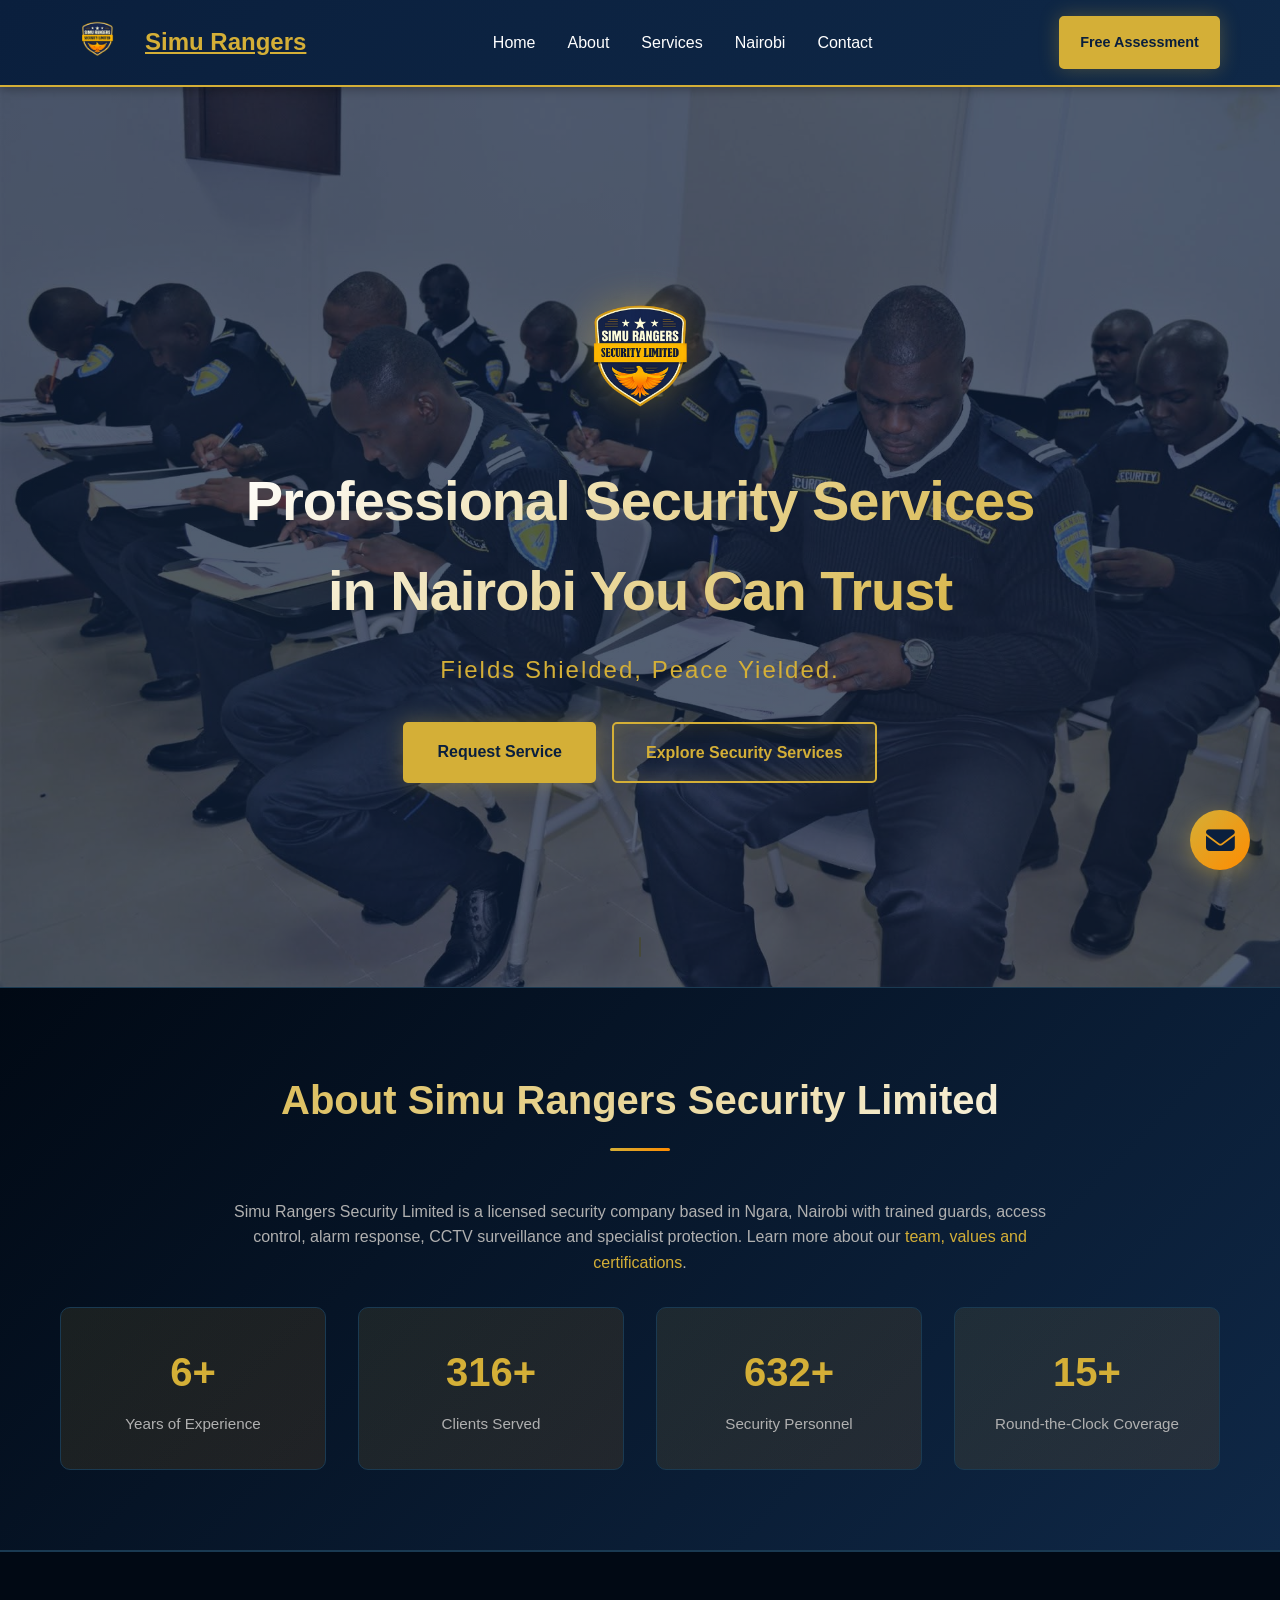
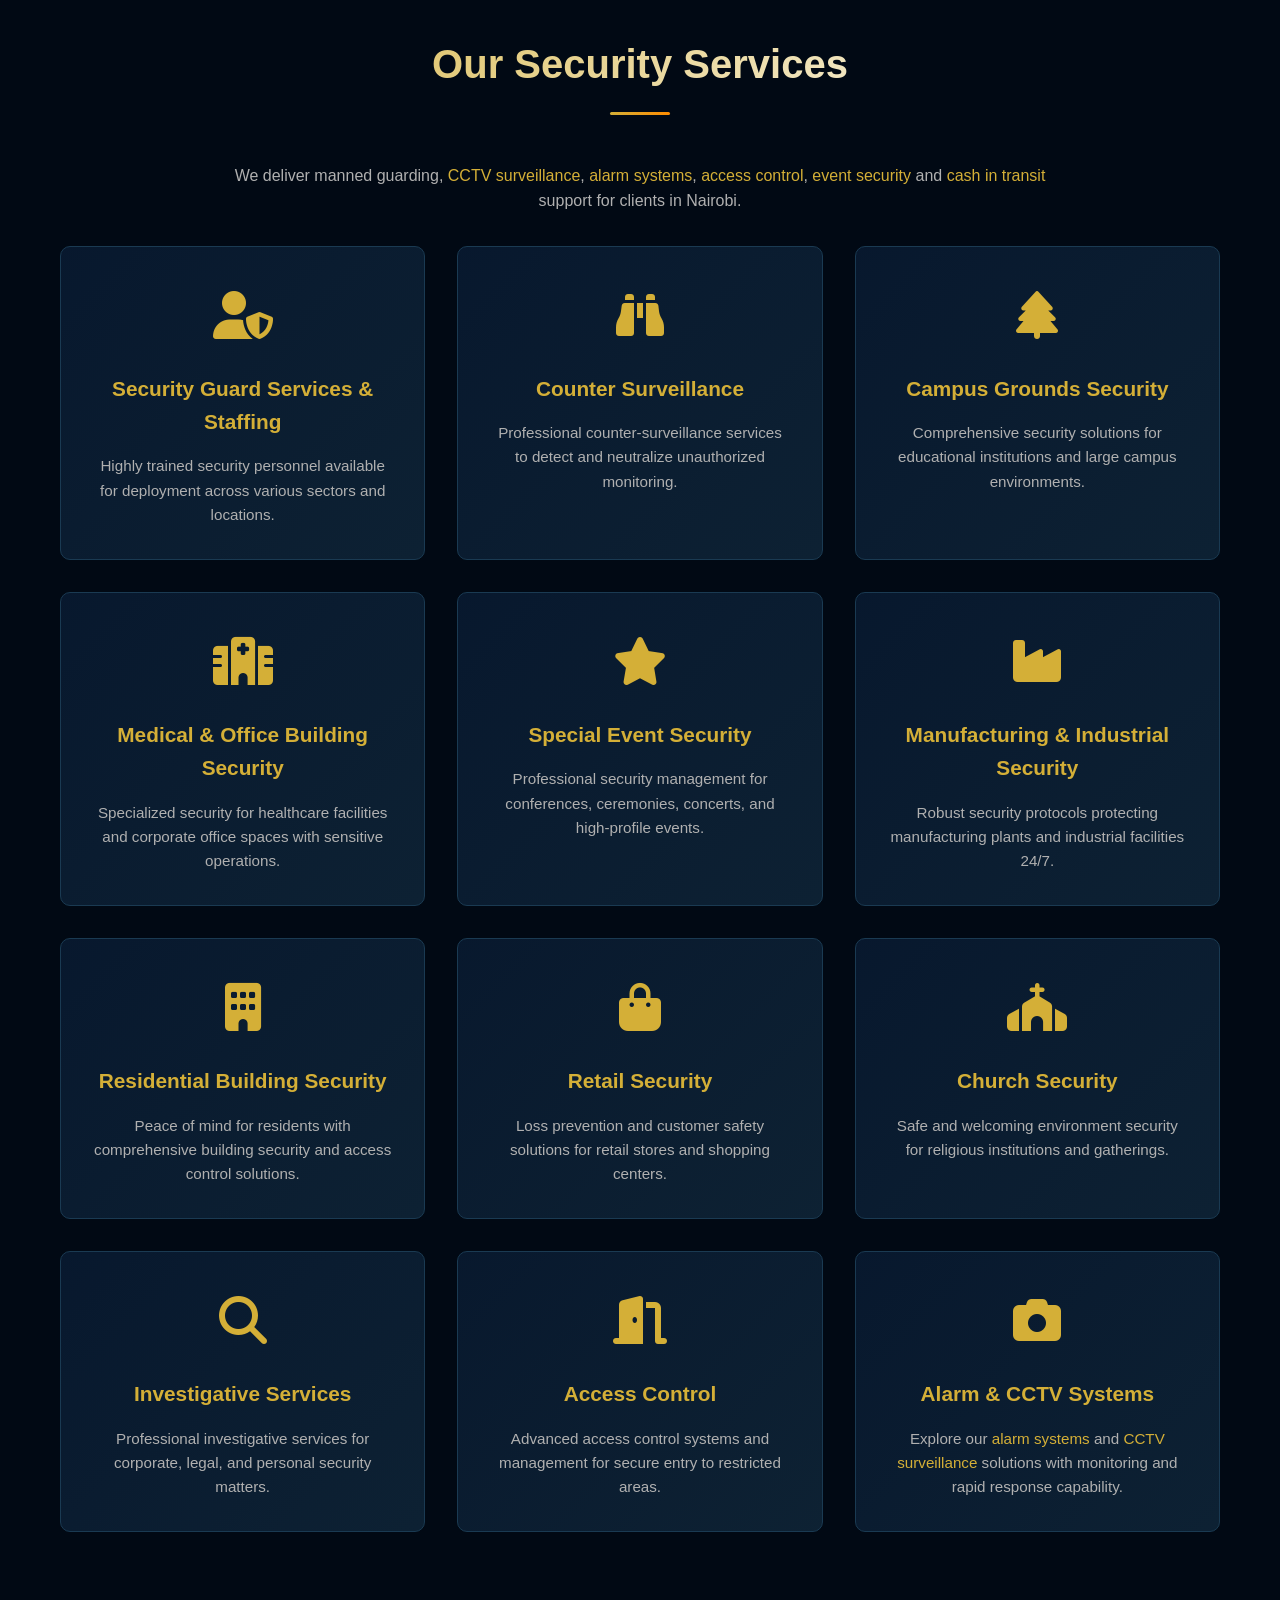
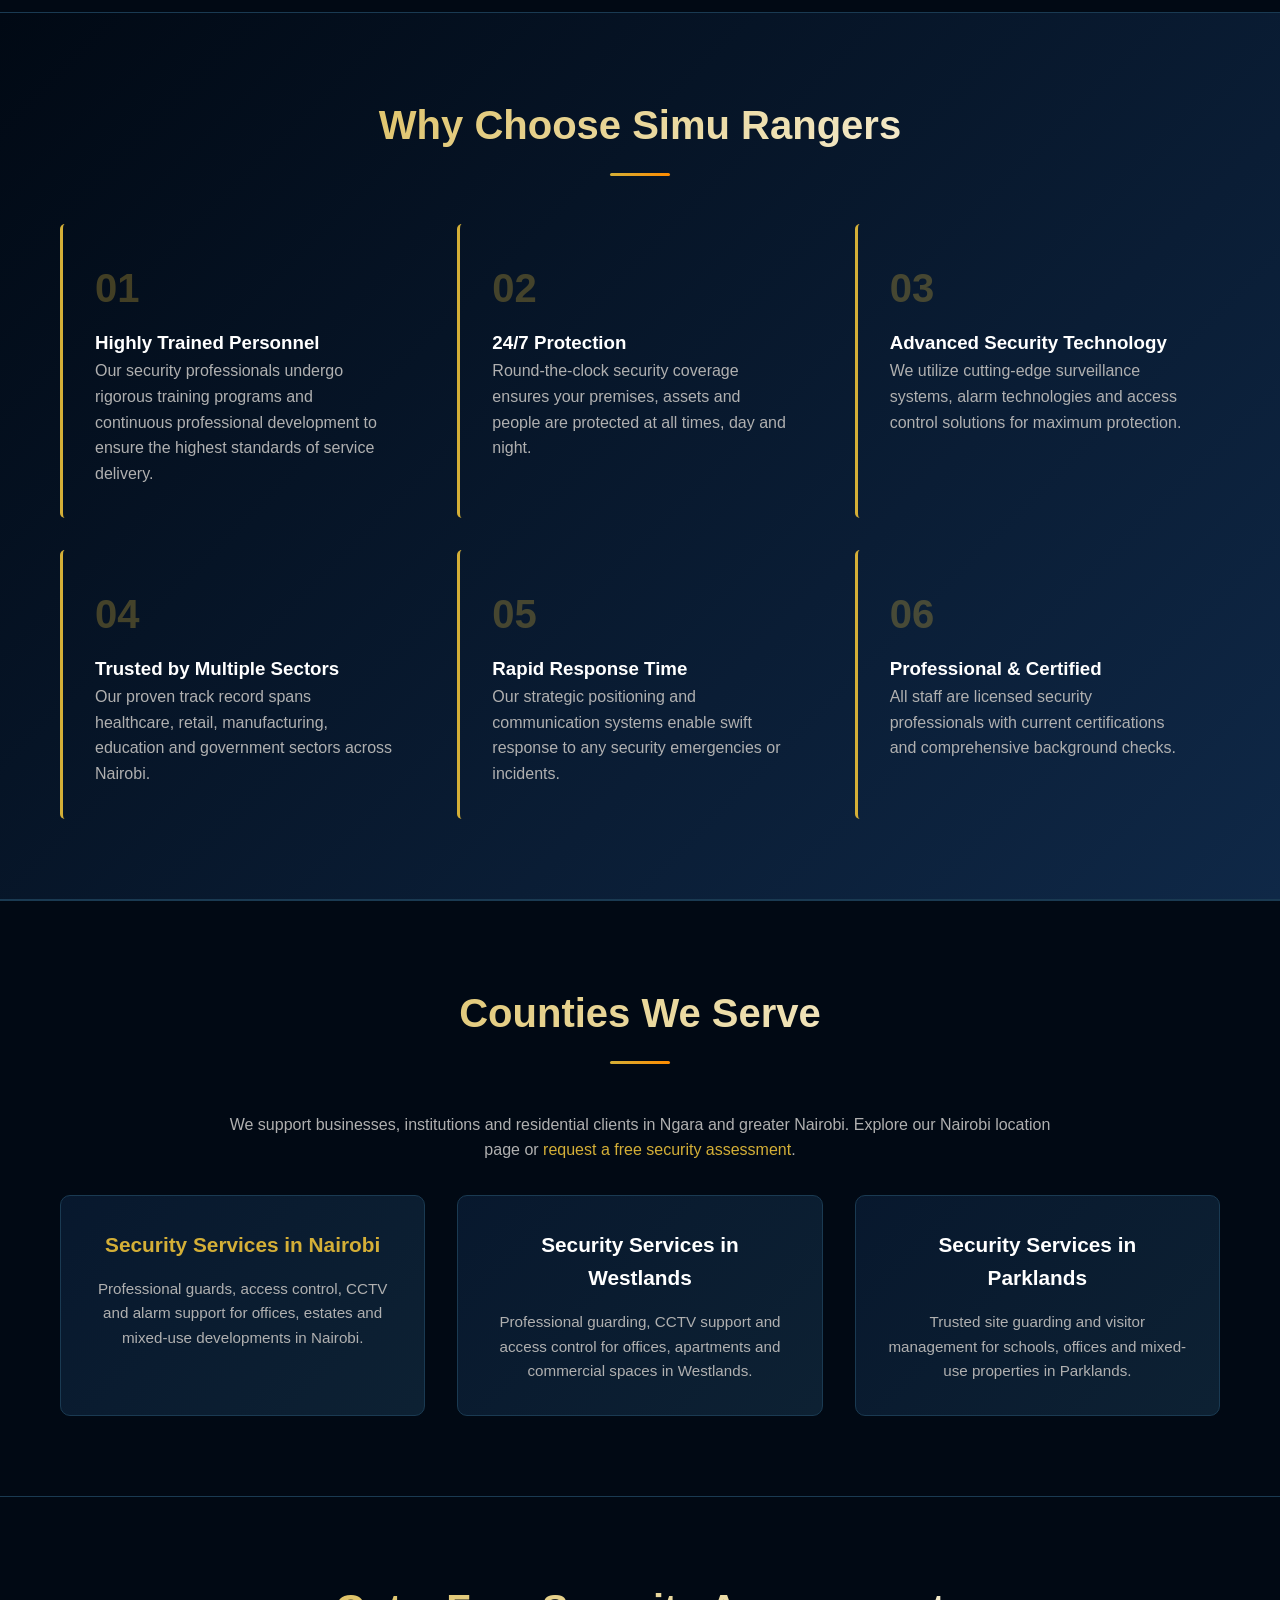
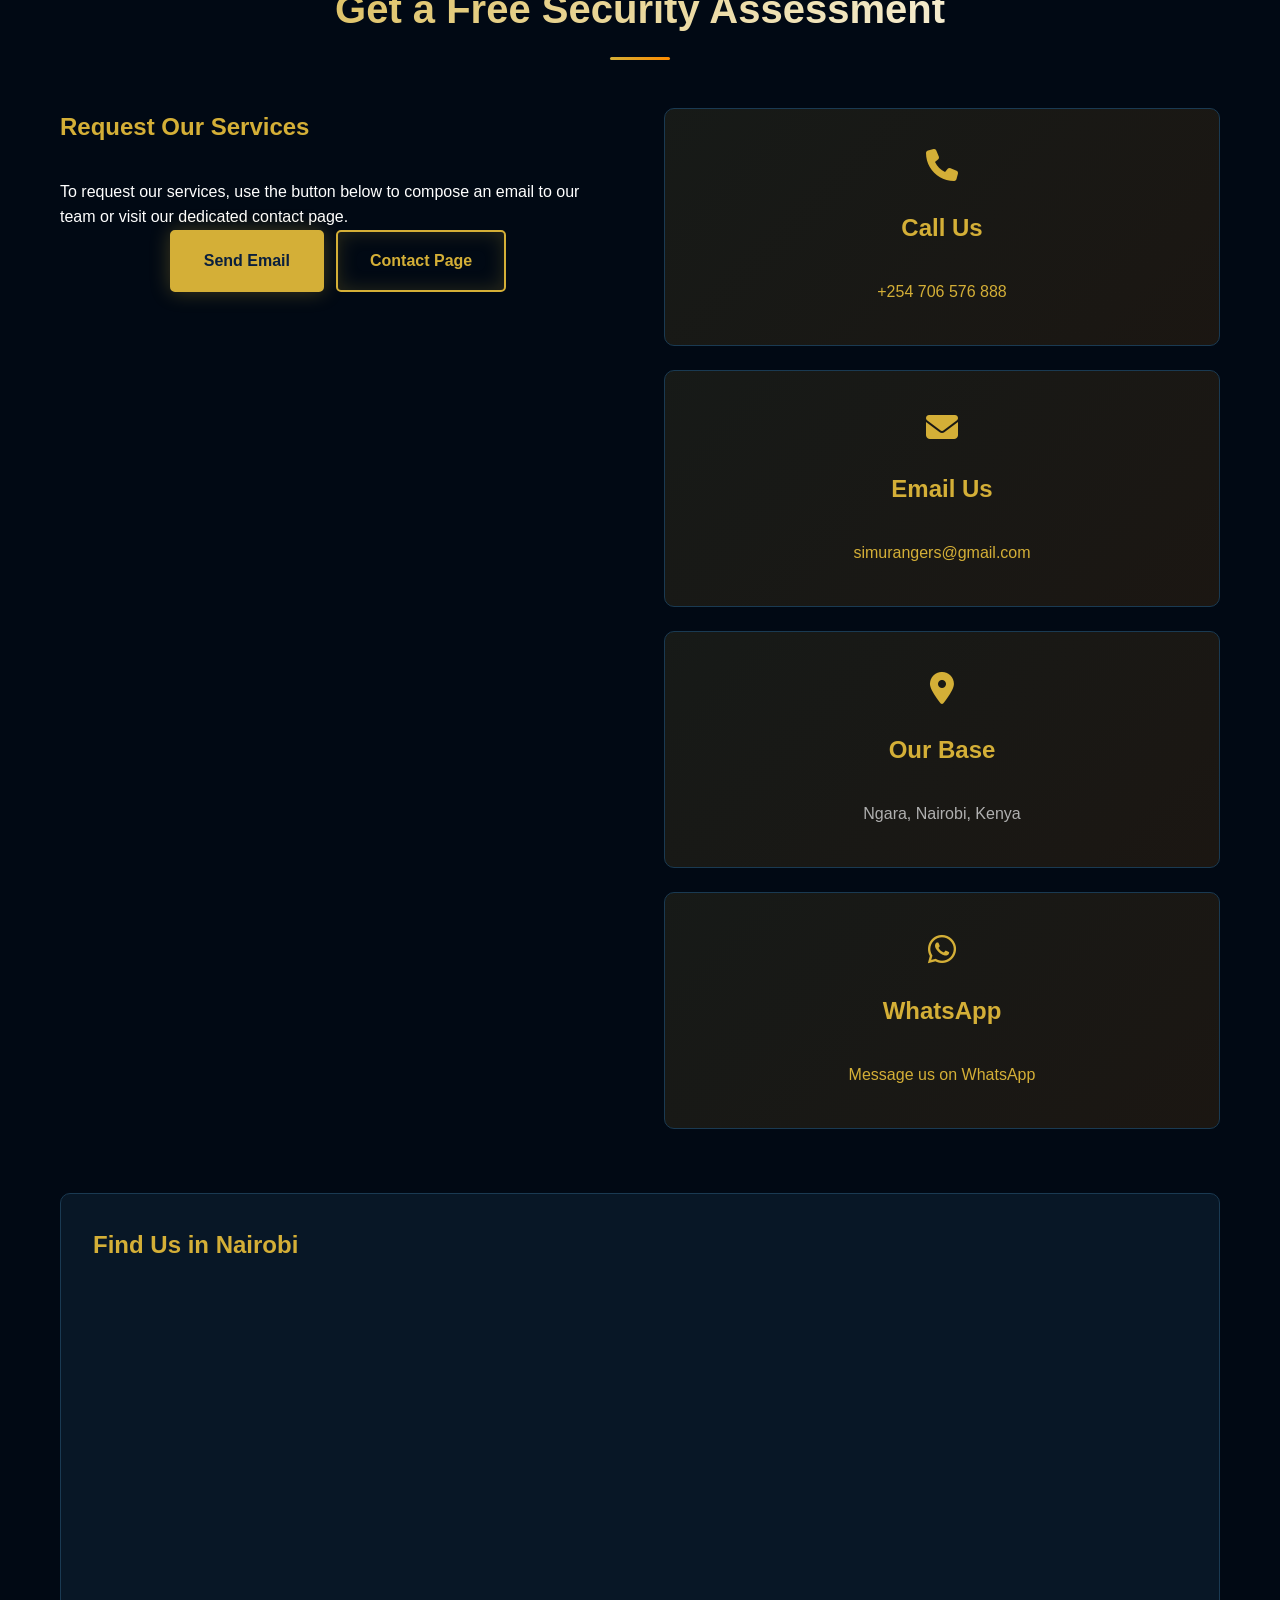
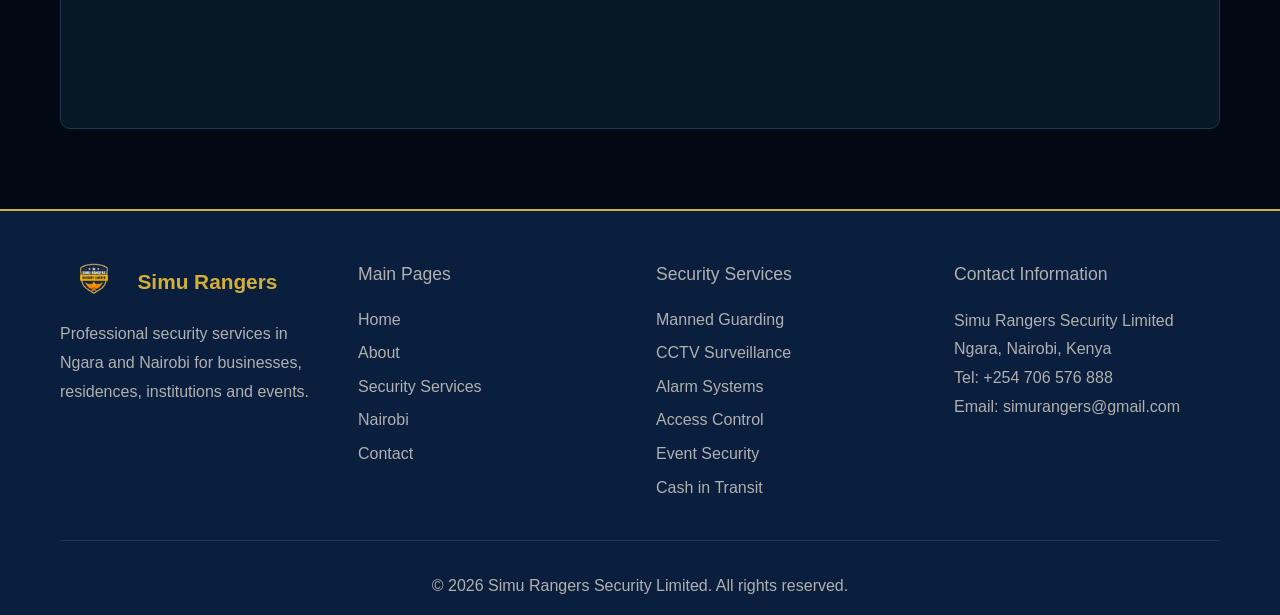
<file: index.html>
<!DOCTYPE html>
<html lang="en">
<head>
    <meta charset="UTF-8">
    <meta name="viewport" content="width=device-width, initial-scale=1.0">
    <title>Professional Security Services in Nairobi | Simu Rangers</title>
    <meta name="description" content="Simu Rangers provides professional security guards, CCTV and alarm systems in Ngara, Nairobi. Get a free quote today.">
    <meta name="robots" content="index, follow">
    <link rel="canonical" href="https://www.simurangers.co.ke/">
    <link rel="preload" as="image" href="assets/images/4.png">
    <meta property="og:title" content="Professional Security Services in Nairobi | Simu Rangers">
    <meta property="og:description" content="Simu Rangers provides professional security guards, CCTV and alarm systems in Ngara, Nairobi. Get a free quote today.">
    <meta property="og:type" content="website">
    <meta property="og:url" content="https://www.simurangers.co.ke/">
    <meta property="og:image" content="https://www.simurangers.co.ke/assets/images/4.png">
    <meta property="og:locale" content="en_KE">
    <script type="application/ld+json">
    {
      "@context": "https://schema.org",
      "@type": "SecurityService",
      "name": "Simu Rangers Security Limited",
      "url": "https://www.simurangers.co.ke",
      "logo": "https://www.simurangers.co.ke/assets/images/logo.png",
      "image": "https://www.simurangers.co.ke/assets/images/4.png",
      "description": "Professional security services company based in Ngara, Nairobi. Services include manned guarding, CCTV installation, alarm systems, access control and event security.",
      "telephone": "+254706576888",
      "email": "simurangers@gmail.com",
      "address": {
        "@type": "PostalAddress",
        "streetAddress": "Ngara",
        "addressLocality": "Nairobi",
        "addressCountry": "KE"
      },
      "areaServed": [
        "Ngara",
        "Nairobi"
      ],
      "hasOfferCatalog": {
        "@type": "OfferCatalog",
        "name": "Security Services",
        "itemListElement": [
          { "@type": "Offer", "itemOffered": { "@type": "Service", "name": "Manned Guarding" } },
          { "@type": "Offer", "itemOffered": { "@type": "Service", "name": "CCTV Surveillance" } },
          { "@type": "Offer", "itemOffered": { "@type": "Service", "name": "Alarm Systems" } },
          { "@type": "Offer", "itemOffered": { "@type": "Service", "name": "Access Control" } },
          { "@type": "Offer", "itemOffered": { "@type": "Service", "name": "Event Security" } },
          { "@type": "Offer", "itemOffered": { "@type": "Service", "name": "Cash in Transit" } }
        ]
      },
      "openingHoursSpecification": {
        "@type": "OpeningHoursSpecification",
        "dayOfWeek": ["Monday", "Tuesday", "Wednesday", "Thursday", "Friday", "Saturday", "Sunday"],
        "opens": "00:00",
        "closes": "23:59"
      },
      "sameAs": []
    }
    </script>
    <!-- TODO: Add verified social profile URLs to the sameAs array when available. -->
    <link rel="stylesheet" href="css/style.css">
    <link rel="stylesheet" href="https://cdnjs.cloudflare.com/ajax/libs/font-awesome/6.4.0/css/all.min.css">
</head>
<body>
    <nav class="navbar" aria-label="Primary">
        <div class="nav-container">
            <a class="nav-logo" href="./" aria-label="Simu Rangers Security Limited home">
                <img src="assets/images/logo.png" alt="Simu Rangers Security Limited logo" class="logo-image" width="75" height="50">
                <span>Simu Rangers</span>
            </a>
            <ul class="nav-menu">
                <li><a href="./" class="nav-link">Home</a></li>
                <li><a href="about/" class="nav-link">About</a></li>
                <li><a href="security-services/" class="nav-link">Services</a></li>
                <li><a href="security-services-nairobi/" class="nav-link">Nairobi</a></li>
                <li><a href="contact/" class="nav-link">Contact</a></li>
            </ul>
            <div class="nav-actions">
                <a class="btn btn-primary btn-small" href="contact/">Free Assessment</a>
                <div class="hamburger" aria-label="Open navigation menu" role="button" tabindex="0">
                    <span></span>
                    <span></span>
                    <span></span>
                </div>
            </div>
        </div>
    </nav>

    <main>
        <section class="hero">
            <div class="hero-overlay"></div>
            <div class="hero-content">
                <div class="hero-logo">
                    <img src="assets/images/logo.png" alt="Simu Rangers professional security team logo in Ngara Nairobi" class="hero-logo-img" width="225" height="150">
                </div>
                <h1 class="hero-headline">Professional Security Services in Nairobi You Can Trust</h1>
                <p class="hero-subheadline">Fields Shielded, Peace Yielded.</p>
                <div class="hero-buttons">
                    <button class="btn btn-primary" id="requestServiceBtn">Request Service</button>
                    <a class="btn btn-secondary" href="security-services/">Explore Security Services</a>
                </div>
            </div>
            <div class="scroll-indicator" aria-hidden="true">
                <span></span>
            </div>
        </section>

        <section class="about">
            <div class="container">
                <div class="section-header">
                    <h2>About Simu Rangers Security Limited</h2>
                    <div class="header-line"></div>
                </div>
                <p class="section-copy">
                    Simu Rangers Security Limited is a licensed security company based in Ngara, Nairobi with trained guards,
                    access control, alarm response, CCTV surveillance and specialist protection. Learn more about our
                    <a class="text-link" href="about/">team, values and certifications</a>.
                </p>
                <div class="stats-grid">
                    <div class="stat-card">
                        <h3>10+</h3>
                        <p>Years of Experience</p>
                    </div>
                    <div class="stat-card">
                        <h3>500+</h3>
                        <p>Clients Served</p>
                    </div>
                    <div class="stat-card">
                        <h3>1000+</h3>
                        <p>Security Personnel</p>
                    </div>
                    <div class="stat-card">
                        <h3>24/7</h3>
                        <p>Round-the-Clock Coverage</p>
                    </div>
                </div>
            </div>
        </section>

        <section class="services">
            <div class="container">
                <div class="section-header">
                    <h2>Our Security Services</h2>
                    <div class="header-line"></div>
                </div>
                <p class="section-copy">
                    We deliver manned guarding, <a class="text-link" href="security-services/cctv-surveillance/">CCTV surveillance</a>,
                    <a class="text-link" href="security-services/alarm-systems/">alarm systems</a>,
                    <a class="text-link" href="security-services/access-control/">access control</a>,
                    <a class="text-link" href="security-services/event-security/">event security</a> and
                    <a class="text-link" href="security-services/cash-in-transit/">cash in transit</a> support for clients in Nairobi.
                </p>
                <div class="services-grid">
                    <article class="service-card">
                        <div class="service-icon">
                            <i class="fas fa-user-shield"></i>
                        </div>
                        <h3><a class="text-link" href="security-services/manned-guarding/">Security Guard Services &amp; Staffing</a></h3>
                        <p>Highly trained security personnel available for deployment across various sectors and locations.</p>
                    </article>

                    <article class="service-card">
                        <div class="service-icon">
                            <i class="fas fa-binoculars"></i>
                        </div>
                        <h3><a class="text-link" href="security-services/#counter-surveillance">Counter Surveillance</a></h3>
                        <p>Professional counter-surveillance services to detect and neutralize unauthorized monitoring.</p>
                    </article>

                    <article class="service-card">
                        <div class="service-icon">
                            <i class="fas fa-tree"></i>
                        </div>
                        <h3><a class="text-link" href="security-services/#campus-grounds-security">Campus Grounds Security</a></h3>
                        <p>Comprehensive security solutions for educational institutions and large campus environments.</p>
                    </article>

                    <article class="service-card">
                        <div class="service-icon">
                            <i class="fas fa-hospital"></i>
                        </div>
                        <h3><a class="text-link" href="security-services/#medical-office-building-security">Medical &amp; Office Building Security</a></h3>
                        <p>Specialized security for healthcare facilities and corporate office spaces with sensitive operations.</p>
                    </article>

                    <article class="service-card">
                        <div class="service-icon">
                            <i class="fas fa-star"></i>
                        </div>
                        <h3><a class="text-link" href="security-services/event-security/">Special Event Security</a></h3>
                        <p>Professional security management for conferences, ceremonies, concerts, and high-profile events.</p>
                    </article>

                    <article class="service-card">
                        <div class="service-icon">
                            <i class="fas fa-industry"></i>
                        </div>
                        <h3><a class="text-link" href="security-services/#manufacturing-industrial-security">Manufacturing &amp; Industrial Security</a></h3>
                        <p>Robust security protocols protecting manufacturing plants and industrial facilities 24/7.</p>
                    </article>

                    <article class="service-card">
                        <div class="service-icon">
                            <i class="fas fa-building"></i>
                        </div>
                        <h3><a class="text-link" href="security-services/#residential-building-security">Residential Building Security</a></h3>
                        <p>Peace of mind for residents with comprehensive building security and access control solutions.</p>
                    </article>

                    <article class="service-card">
                        <div class="service-icon">
                            <i class="fas fa-shopping-bag"></i>
                        </div>
                        <h3><a class="text-link" href="security-services/#retail-security">Retail Security</a></h3>
                        <p>Loss prevention and customer safety solutions for retail stores and shopping centers.</p>
                    </article>

                    <article class="service-card">
                        <div class="service-icon">
                            <i class="fas fa-church"></i>
                        </div>
                        <h3><a class="text-link" href="security-services/#church-security">Church Security</a></h3>
                        <p>Safe and welcoming environment security for religious institutions and gatherings.</p>
                    </article>

                    <article class="service-card">
                        <div class="service-icon">
                            <i class="fas fa-magnifying-glass"></i>
                        </div>
                        <h3><a class="text-link" href="security-services/#investigative-services">Investigative Services</a></h3>
                        <p>Professional investigative services for corporate, legal, and personal security matters.</p>
                    </article>

                    <article class="service-card">
                        <div class="service-icon">
                            <i class="fas fa-door-open"></i>
                        </div>
                        <h3><a class="text-link" href="security-services/access-control/">Access Control</a></h3>
                        <p>Advanced access control systems and management for secure entry to restricted areas.</p>
                    </article>

                    <article class="service-card">
                        <div class="service-icon">
                            <i class="fas fa-camera"></i>
                        </div>
                        <h3><a class="text-link" href="security-services/#alarm-cctv-systems">Alarm &amp; CCTV Systems</a></h3>
                        <p>Explore our <a class="text-link" href="security-services/alarm-systems/">alarm systems</a> and
                            <a class="text-link" href="security-services/cctv-surveillance/">CCTV surveillance</a> solutions with monitoring and rapid response capability.</p>
                    </article>
                </div>
            </div>
        </section>

        <section class="why-choose">
            <div class="container">
                <div class="section-header">
                    <h2>Why Choose Simu Rangers</h2>
                    <div class="header-line"></div>
                </div>
                <div class="features-grid">
                    <article class="feature-item">
                        <div class="feature-number">01</div>
                        <h3>Highly Trained Personnel</h3>
                        <p>Our security professionals undergo rigorous training programs and continuous professional development to ensure the highest standards of service delivery.</p>
                    </article>
                    <article class="feature-item">
                        <div class="feature-number">02</div>
                        <h3>24/7 Protection</h3>
                        <p>Round-the-clock security coverage ensures your premises, assets and people are protected at all times, day and night.</p>
                    </article>
                    <article class="feature-item">
                        <div class="feature-number">03</div>
                        <h3>Advanced Security Technology</h3>
                        <p>We utilize cutting-edge surveillance systems, alarm technologies and access control solutions for maximum protection.</p>
                    </article>
                    <article class="feature-item">
                        <div class="feature-number">04</div>
                        <h3>Trusted by Multiple Sectors</h3>
                        <p>Our proven track record spans healthcare, retail, manufacturing, education and government sectors across Nairobi.</p>
                    </article>
                    <article class="feature-item">
                        <div class="feature-number">05</div>
                        <h3>Rapid Response Time</h3>
                        <p>Our strategic positioning and communication systems enable swift response to any security emergencies or incidents.</p>
                    </article>
                    <article class="feature-item">
                        <div class="feature-number">06</div>
                        <h3>Professional &amp; Certified</h3>
                        <p>All staff are licensed security professionals with current certifications and comprehensive background checks.</p>
                    </article>
                </div>
            </div>
        </section>

        <section class="services">
            <div class="container">
                <div class="section-header">
                    <h2>Counties We Serve</h2>
                    <div class="header-line"></div>
                </div>
                <p class="section-copy">
                    We support businesses, institutions and residential clients in Ngara and greater Nairobi.
                    Explore our Nairobi location page or <a class="text-link" href="contact/">request a free security assessment</a>.
                </p>
                <div class="services-grid">
                    <article class="service-card">
                        <h3><a class="text-link" href="security-services-nairobi/">Security Services in Nairobi</a></h3>
                        <p>Professional guards, access control, CCTV and alarm support for offices, estates and mixed-use developments in Nairobi.</p>
                    </article>
                    <article class="service-card">
                        <h3>Security Services in Westlands</h3>
                        <p>Professional guarding, CCTV support and access control for offices, apartments and commercial spaces in Westlands.</p>
                    </article>
                    <article class="service-card">
                        <h3>Security Services in Parklands</h3>
                        <p>Trusted site guarding and visitor management for schools, offices and mixed-use properties in Parklands.</p>
                    </article>
                </div>
            </div>
        </section>

        <section class="contact">
            <div class="container">
                <div class="section-header">
                    <h2>Get a Free Security Assessment</h2>
                    <div class="header-line"></div>
                </div>
                <div class="contact-wrapper">
                    <div class="contact-form-section">
                        <h3>Request Our Services</h3>
                        <p>To request our services, use the button below to compose an email to our team or visit our dedicated contact page.</p>
                        <div class="section-link-row">
                            <a class="btn btn-primary" id="sendEmailBtn" href="https://mail.google.com/mail/?view=cm&amp;fs=1&amp;to=simurangers@gmail.com&amp;su=Service%20Request&amp;body=Hello%2C%0A%0AI%20would%20like%20to%20request%20your%20services.%0A%0AThanks." target="_blank" rel="noopener">Send Email</a>
                            <a class="btn btn-secondary" href="contact/">Contact Page</a>
                        </div>
                    </div>

                    <div class="contact-info-section">
                        <article class="contact-info-card">
                            <div class="info-icon">
                                <i class="fas fa-phone"></i>
                            </div>
                            <h3>Call Us</h3>
                            <p><a href="tel:+254706576888">+254 706 576 888</a></p>
                        </article>

                        <article class="contact-info-card">
                            <div class="info-icon">
                                <i class="fas fa-envelope"></i>
                            </div>
                            <h3>Email Us</h3>
                            <p><a href="mailto:simurangers@gmail.com">simurangers@gmail.com</a></p>
                        </article>

                        <article class="contact-info-card">
                            <div class="info-icon">
                                <i class="fas fa-map-marker-alt"></i>
                            </div>
                            <h3>Our Base</h3>
                            <p>Ngara, Nairobi, Kenya</p>
                        </article>

                        <article class="contact-info-card">
                            <div class="info-icon">
                                <i class="fab fa-whatsapp"></i>
                            </div>
                            <h3>WhatsApp</h3>
                            <p><a href="https://wa.me/254706576888" target="_blank" rel="noopener">Message us on WhatsApp</a></p>
                        </article>
                    </div>
                </div>

                <div class="maps-container">
                    <h3>Find Us in Nairobi</h3>
                    <iframe src="https://maps.google.com/maps?q=Ngara%2C%20Nairobi%2C%20Kenya&amp;z=15&amp;output=embed" width="100%" height="400" style="border:0;" allowfullscreen="" loading="lazy" referrerpolicy="no-referrer-when-downgrade" title="Map showing Simu Rangers service base in Ngara, Nairobi"></iframe>
                </div>
            </div>
        </section>
    </main>

    <footer class="footer">
        <div class="container">
            <div class="footer-content">
                <div class="footer-section">
                    <div class="footer-logo">
                        <img src="assets/images/logo.png" alt="Simu Rangers Security Limited footer logo" class="logo-image" width="68" height="45" loading="lazy">
                        <span>Simu Rangers</span>
                    </div>
                    <p>Professional security services in Ngara and Nairobi for businesses, residences, institutions and events.</p>
                </div>

                <div class="footer-section">
                    <p class="footer-heading">Main Pages</p>
                    <ul>
                        <li><a href="./">Home</a></li>
                        <li><a href="about/">About</a></li>
                        <li><a href="security-services/">Security Services</a></li>
                        <li><a href="security-services-nairobi/">Nairobi</a></li>
                        <li><a href="contact/">Contact</a></li>
                    </ul>
                </div>

                <div class="footer-section">
                    <p class="footer-heading">Security Services</p>
                    <ul>
                        <li><a href="security-services/manned-guarding/">Manned Guarding</a></li>
                        <li><a href="security-services/cctv-surveillance/">CCTV Surveillance</a></li>
                        <li><a href="security-services/alarm-systems/">Alarm Systems</a></li>
                        <li><a href="security-services/access-control/">Access Control</a></li>
                        <li><a href="security-services/event-security/">Event Security</a></li>
                        <li><a href="security-services/cash-in-transit/">Cash in Transit</a></li>
                    </ul>
                </div>

                <div class="footer-section">
                    <p class="footer-heading">Contact Information</p>
                    <address itemscope itemtype="https://schema.org/SecurityService">
                        <span itemprop="name">Simu Rangers Security Limited</span><br>
                        <span itemprop="address" itemscope itemtype="https://schema.org/PostalAddress">
                            <span itemprop="streetAddress">Ngara</span>,
                            <span itemprop="addressLocality">Nairobi</span>,
                            <span itemprop="addressCountry">Kenya</span>
                        </span><br>
                        Tel: <a href="tel:+254706576888" itemprop="telephone">+254 706 576 888</a><br>
                        Email: <a href="mailto:simurangers@gmail.com" itemprop="email">simurangers@gmail.com</a>
                    </address>
                    <!-- TODO: Replace Ngara with the full street address if a customer-facing address is available. -->
                </div>
            </div>

            <div class="footer-bottom">
                <p>&copy; 2026 Simu Rangers Security Limited. All rights reserved.</p>
            </div>
        </div>
    </footer>

    <button class="floating-request-btn" id="floatingRequestBtn" title="Request our security services" aria-label="Request our security services">
        <i class="fas fa-envelope"></i>
    </button>

    <div id="serviceModal" class="modal">
        <div class="modal-content">
            <span class="modal-close" aria-label="Close contact options">&times;</span>
            <h2>How Would You Like to Contact Us?</h2>
            <p>Choose your preferred way to request our services.</p>

            <div class="modal-options">
                <div class="modal-option">
                    <div class="option-icon">
                        <i class="fas fa-phone"></i>
                    </div>
                    <h3>Make a Call</h3>
                    <p>Speak directly with our team.</p>
                    <a href="tel:+254706576888" class="btn btn-primary btn-small">Call Now</a>
                </div>

                <div class="modal-option">
                    <div class="option-icon">
                        <i class="fas fa-envelope"></i>
                    </div>
                    <h3>Send Email</h3>
                    <p>Compose an email in your browser or mail app.</p>
                    <a id="sendEmailModalBtn" class="btn btn-primary btn-small" href="https://mail.google.com/mail/?view=cm&amp;fs=1&amp;to=simurangers@gmail.com&amp;su=Service%20Request&amp;body=Hello%2C%0A%0AI%20would%20like%20to%20request%20your%20services.%0A" target="_blank" rel="noopener">Send Email</a>
                </div>

                <div class="modal-option">
                    <div class="option-icon">
                        <i class="fab fa-whatsapp"></i>
                    </div>
                    <h3>Send WhatsApp</h3>
                    <p>Start a quick message with our team.</p>
                    <a href="https://wa.me/254706576888" class="btn btn-primary btn-small" target="_blank" rel="noopener">WhatsApp Now</a>
                </div>
            </div>
        </div>
    </div>

    <script src="js/script.js" defer></script>
</body>
</html>
</file>
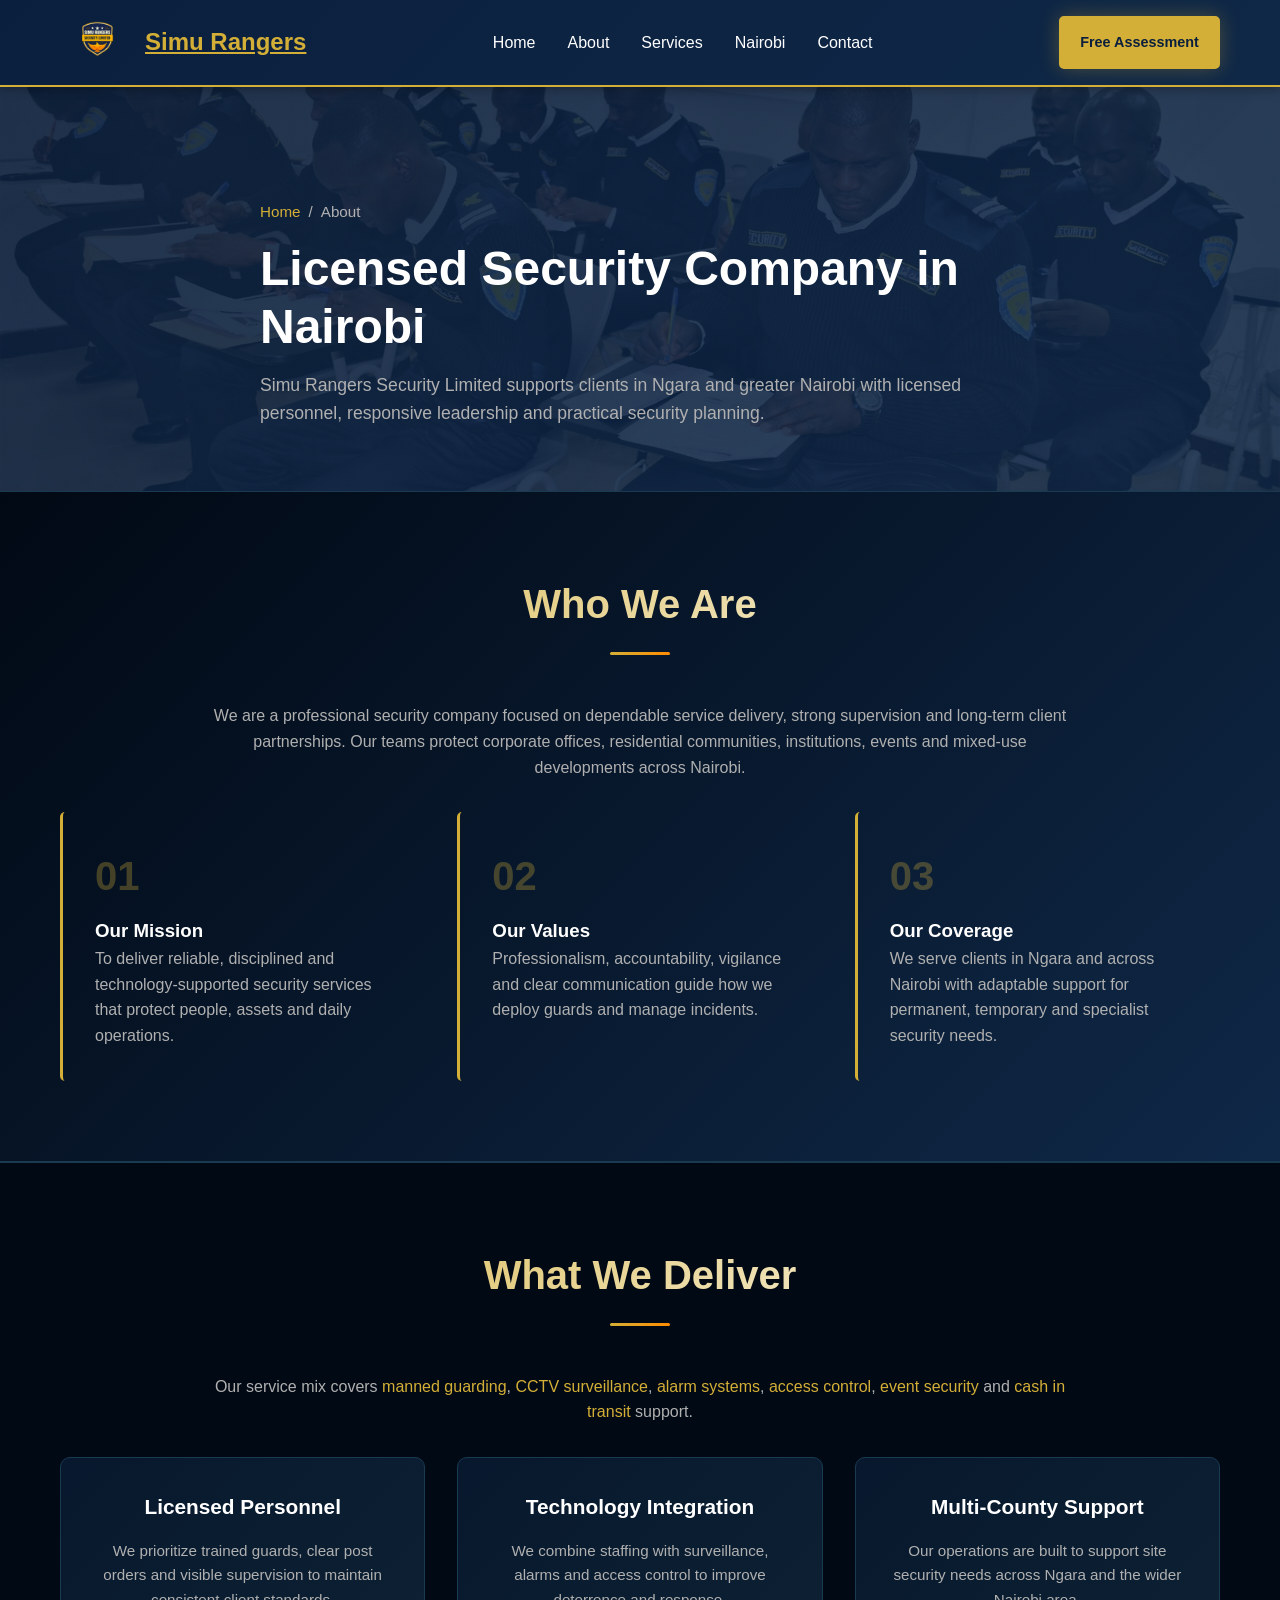
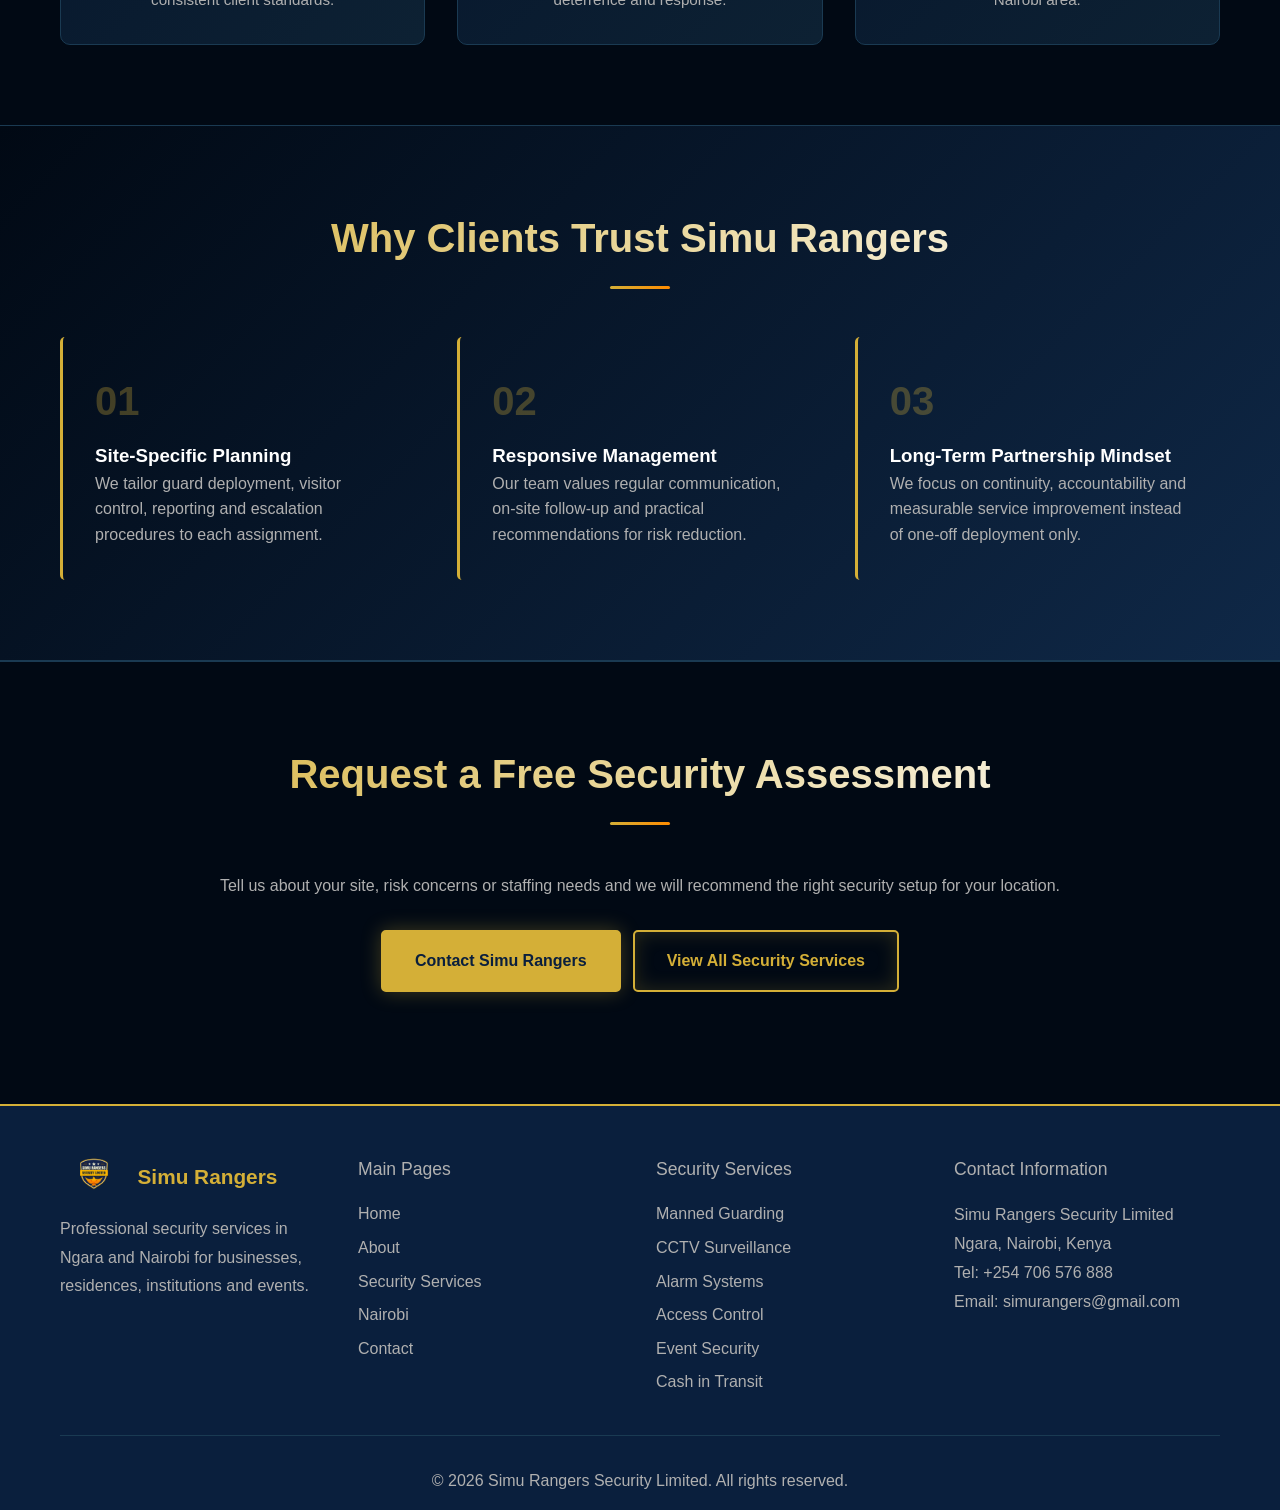
<file: about/index.html>
<!DOCTYPE html>
<html lang="en">
<head>
    <meta charset="UTF-8">
    <meta name="viewport" content="width=device-width, initial-scale=1.0">
    <title>About Us | Licensed Security Company in Nairobi | Simu Rangers</title>
    <meta name="description" content="Simu Rangers is a licensed security company based in Ngara, Nairobi. Learn about our team, values and certifications.">
    <meta name="robots" content="index, follow">
    <link rel="canonical" href="https://www.simurangers.co.ke/about">
    <link rel="preload" as="image" href="../assets/images/4.png">
    <meta property="og:title" content="About Us | Licensed Security Company in Nairobi | Simu Rangers">
    <meta property="og:description" content="Simu Rangers is a licensed security company based in Ngara, Nairobi. Learn about our team, values and certifications.">
    <meta property="og:type" content="website">
    <meta property="og:url" content="https://www.simurangers.co.ke/about">
    <meta property="og:image" content="https://www.simurangers.co.ke/assets/images/4.png">
    <meta property="og:locale" content="en_KE">
    <script type="application/ld+json">
    {
      "@context": "https://schema.org",
      "@type": "SecurityService",
      "name": "Simu Rangers Security Limited",
      "url": "https://www.simurangers.co.ke",
      "logo": "https://www.simurangers.co.ke/assets/images/logo.png",
      "image": "https://www.simurangers.co.ke/assets/images/4.png",
      "description": "Professional security services company based in Ngara, Nairobi. Services include manned guarding, CCTV installation, alarm systems, access control and event security.",
      "telephone": "+254706576888",
      "email": "simurangers@gmail.com",
      "address": {
        "@type": "PostalAddress",
        "streetAddress": "Ngara",
        "addressLocality": "Nairobi",
        "addressCountry": "KE"
      },
      "areaServed": [
        "Ngara",
        "Nairobi"
      ],
      "sameAs": []
    }
    </script>
    <link rel="stylesheet" href="../css/style.css">
    <link rel="stylesheet" href="https://cdnjs.cloudflare.com/ajax/libs/font-awesome/6.4.0/css/all.min.css">
</head>
<body>
    <nav class="navbar" aria-label="Primary">
        <div class="nav-container">
            <a class="nav-logo" href="../" aria-label="Simu Rangers Security Limited home">
                <img src="../assets/images/logo.png" alt="Simu Rangers Security Limited logo" class="logo-image" width="75" height="50">
                <span>Simu Rangers</span>
            </a>
            <ul class="nav-menu">
                <li><a href="../" class="nav-link">Home</a></li>
                <li><a href="./" class="nav-link">About</a></li>
                <li><a href="../security-services/" class="nav-link">Services</a></li>
                <li><a href="../security-services-nairobi/" class="nav-link">Nairobi</a></li>
                
                <li><a href="../contact/" class="nav-link">Contact</a></li>
            </ul>
            <div class="nav-actions">
                <a class="btn btn-primary btn-small" href="../contact/">Free Assessment</a>
                <div class="hamburger" aria-label="Open navigation menu" role="button" tabindex="0">
                    <span></span>
                    <span></span>
                    <span></span>
                </div>
            </div>
        </div>
    </nav>

    <main>
        <section class="page-hero">
            <div class="container page-hero-content">
                <div class="breadcrumb"><a href="../">Home</a><span>/</span><span>About</span></div>
                <h1 class="page-title">Licensed Security Company in Nairobi</h1>
                <p class="page-subtitle">Simu Rangers Security Limited supports clients in Ngara and greater Nairobi with licensed personnel, responsive leadership and practical security planning.</p>
            </div>
        </section>

        <section class="about page-main">
            <div class="container">
                <div class="section-header">
                    <h2>Who We Are</h2>
                    <div class="header-line"></div>
                </div>
                <p class="section-copy">We are a professional security company focused on dependable service delivery, strong supervision and long-term client partnerships. Our teams protect corporate offices, residential communities, institutions, events and mixed-use developments across Nairobi.</p>
                <div class="features-grid">
                    <article class="feature-item">
                        <div class="feature-number">01</div>
                        <h3>Our Mission</h3>
                        <p>To deliver reliable, disciplined and technology-supported security services that protect people, assets and daily operations.</p>
                    </article>
                    <article class="feature-item">
                        <div class="feature-number">02</div>
                        <h3>Our Values</h3>
                        <p>Professionalism, accountability, vigilance and clear communication guide how we deploy guards and manage incidents.</p>
                    </article>
                    <article class="feature-item">
                        <div class="feature-number">03</div>
                        <h3>Our Coverage</h3>
                        <p>We serve clients in Ngara and across Nairobi with adaptable support for permanent, temporary and specialist security needs.</p>
                    </article>
                </div>
            </div>
        </section>

        <section class="services">
            <div class="container">
                <div class="section-header">
                    <h2>What We Deliver</h2>
                    <div class="header-line"></div>
                </div>
                <p class="section-copy">Our service mix covers <a class="text-link" href="../security-services/manned-guarding/">manned guarding</a>, <a class="text-link" href="../security-services/cctv-surveillance/">CCTV surveillance</a>, <a class="text-link" href="../security-services/alarm-systems/">alarm systems</a>, <a class="text-link" href="../security-services/access-control/">access control</a>, <a class="text-link" href="../security-services/event-security/">event security</a> and <a class="text-link" href="../security-services/cash-in-transit/">cash in transit</a> support.</p>
                <div class="services-grid">
                    <article class="service-card">
                        <h3>Licensed Personnel</h3>
                        <p>We prioritize trained guards, clear post orders and visible supervision to maintain consistent client standards.</p>
                    </article>
                    <article class="service-card">
                        <h3>Technology Integration</h3>
                        <p>We combine staffing with surveillance, alarms and access control to improve deterrence and response.</p>
                    </article>
                    <article class="service-card">
                        <h3>Multi-County Support</h3>
                        <p>Our operations are built to support site security needs across Ngara and the wider Nairobi area.</p>
                    </article>
                </div>
            </div>
        </section>

        <section class="why-choose">
            <div class="container">
                <div class="section-header">
                    <h2>Why Clients Trust Simu Rangers</h2>
                    <div class="header-line"></div>
                </div>
                <div class="features-grid">
                    <article class="feature-item">
                        <div class="feature-number">01</div>
                        <h3>Site-Specific Planning</h3>
                        <p>We tailor guard deployment, visitor control, reporting and escalation procedures to each assignment.</p>
                    </article>
                    <article class="feature-item">
                        <div class="feature-number">02</div>
                        <h3>Responsive Management</h3>
                        <p>Our team values regular communication, on-site follow-up and practical recommendations for risk reduction.</p>
                    </article>
                    <article class="feature-item">
                        <div class="feature-number">03</div>
                        <h3>Long-Term Partnership Mindset</h3>
                        <p>We focus on continuity, accountability and measurable service improvement instead of one-off deployment only.</p>
                    </article>
                </div>
            </div>
        </section>

        <section class="contact">
            <div class="container">
                <div class="section-header">
                    <h2>Request a Free Security Assessment</h2>
                    <div class="header-line"></div>
                </div>
                <p class="section-copy">Tell us about your site, risk concerns or staffing needs and we will recommend the right security setup for your location.</p>
                <div class="section-link-row">
                    <a class="btn btn-primary" href="../contact/">Contact Simu Rangers</a>
                    <a class="btn btn-secondary" href="../security-services/">View All Security Services</a>
                </div>
            </div>
        </section>
    </main>

    <footer class="footer">
        <div class="container">
            <div class="footer-content">
                <div class="footer-section">
                    <div class="footer-logo">
                        <img src="../assets/images/logo.png" alt="Simu Rangers Security Limited footer logo" class="logo-image" width="68" height="45" loading="lazy">
                        <span>Simu Rangers</span>
                    </div>
                    <p>Professional security services in Ngara and Nairobi for businesses, residences, institutions and events.</p>
                </div>
                <div class="footer-section">
                    <p class="footer-heading">Main Pages</p>
                    <ul>
                        <li><a href="../">Home</a></li>
                        <li><a href="./">About</a></li>
                        <li><a href="../security-services/">Security Services</a></li>
                        <li><a href="../security-services-nairobi/">Nairobi</a></li>
                        
                        <li><a href="../contact/">Contact</a></li>
                    </ul>
                </div>
                <div class="footer-section">
                    <p class="footer-heading">Security Services</p>
                    <ul>
                        <li><a href="../security-services/manned-guarding/">Manned Guarding</a></li>
                        <li><a href="../security-services/cctv-surveillance/">CCTV Surveillance</a></li>
                        <li><a href="../security-services/alarm-systems/">Alarm Systems</a></li>
                        <li><a href="../security-services/access-control/">Access Control</a></li>
                        <li><a href="../security-services/event-security/">Event Security</a></li>
                        <li><a href="../security-services/cash-in-transit/">Cash in Transit</a></li>
                    </ul>
                </div>
                <div class="footer-section">
                    <p class="footer-heading">Contact Information</p>
                    <address itemscope itemtype="https://schema.org/SecurityService">
                        <span itemprop="name">Simu Rangers Security Limited</span><br>
                        <span itemprop="address" itemscope itemtype="https://schema.org/PostalAddress">
                            <span itemprop="streetAddress">Ngara</span>,
                            <span itemprop="addressLocality">Nairobi</span>,
                            <span itemprop="addressCountry">Kenya</span>
                        </span><br>
                        Tel: <a href="tel:+254706576888" itemprop="telephone">+254 706 576 888</a><br>
                        Email: <a href="mailto:simurangers@gmail.com" itemprop="email">simurangers@gmail.com</a>
                    </address>
                </div>
            </div>
            <div class="footer-bottom">
                <p>&copy; 2026 Simu Rangers Security Limited. All rights reserved.</p>
            </div>
        </div>
    </footer>

    <script src="../js/script.js" defer></script>
</body>
</html>
</file>
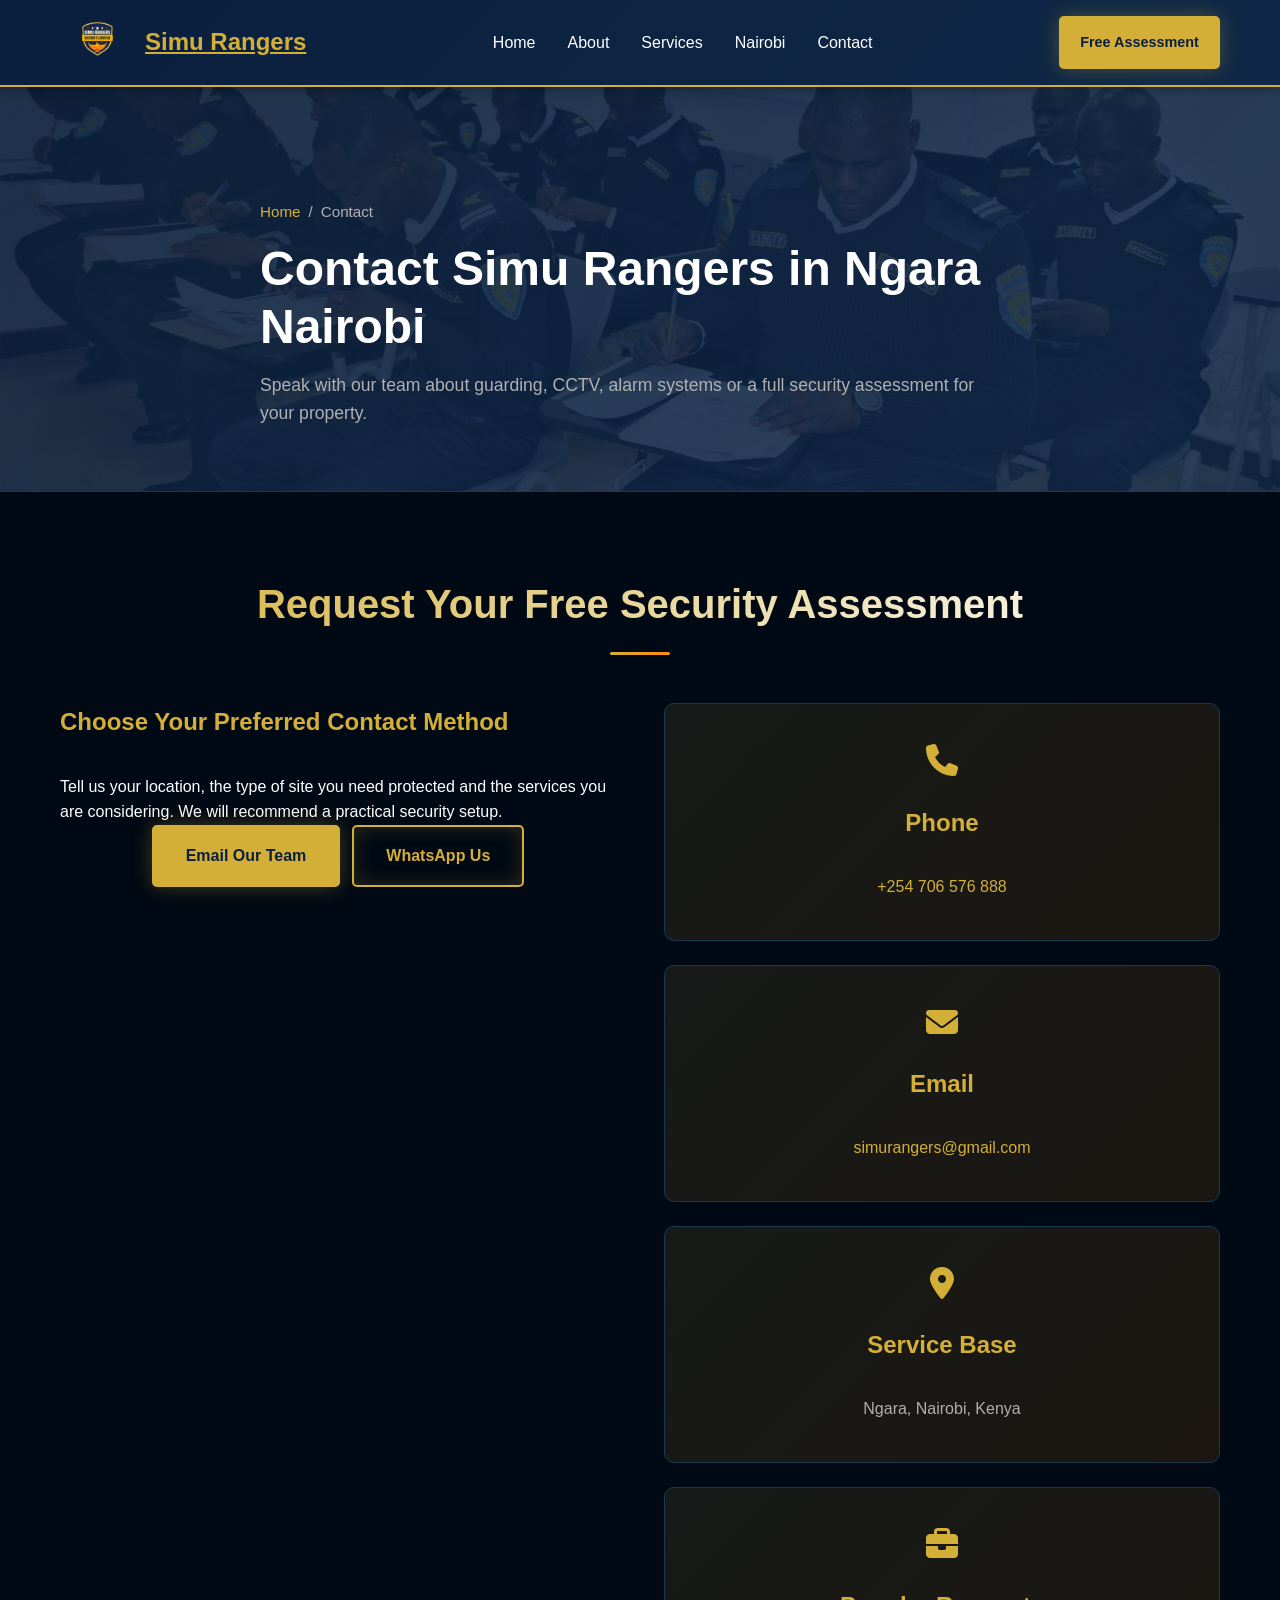
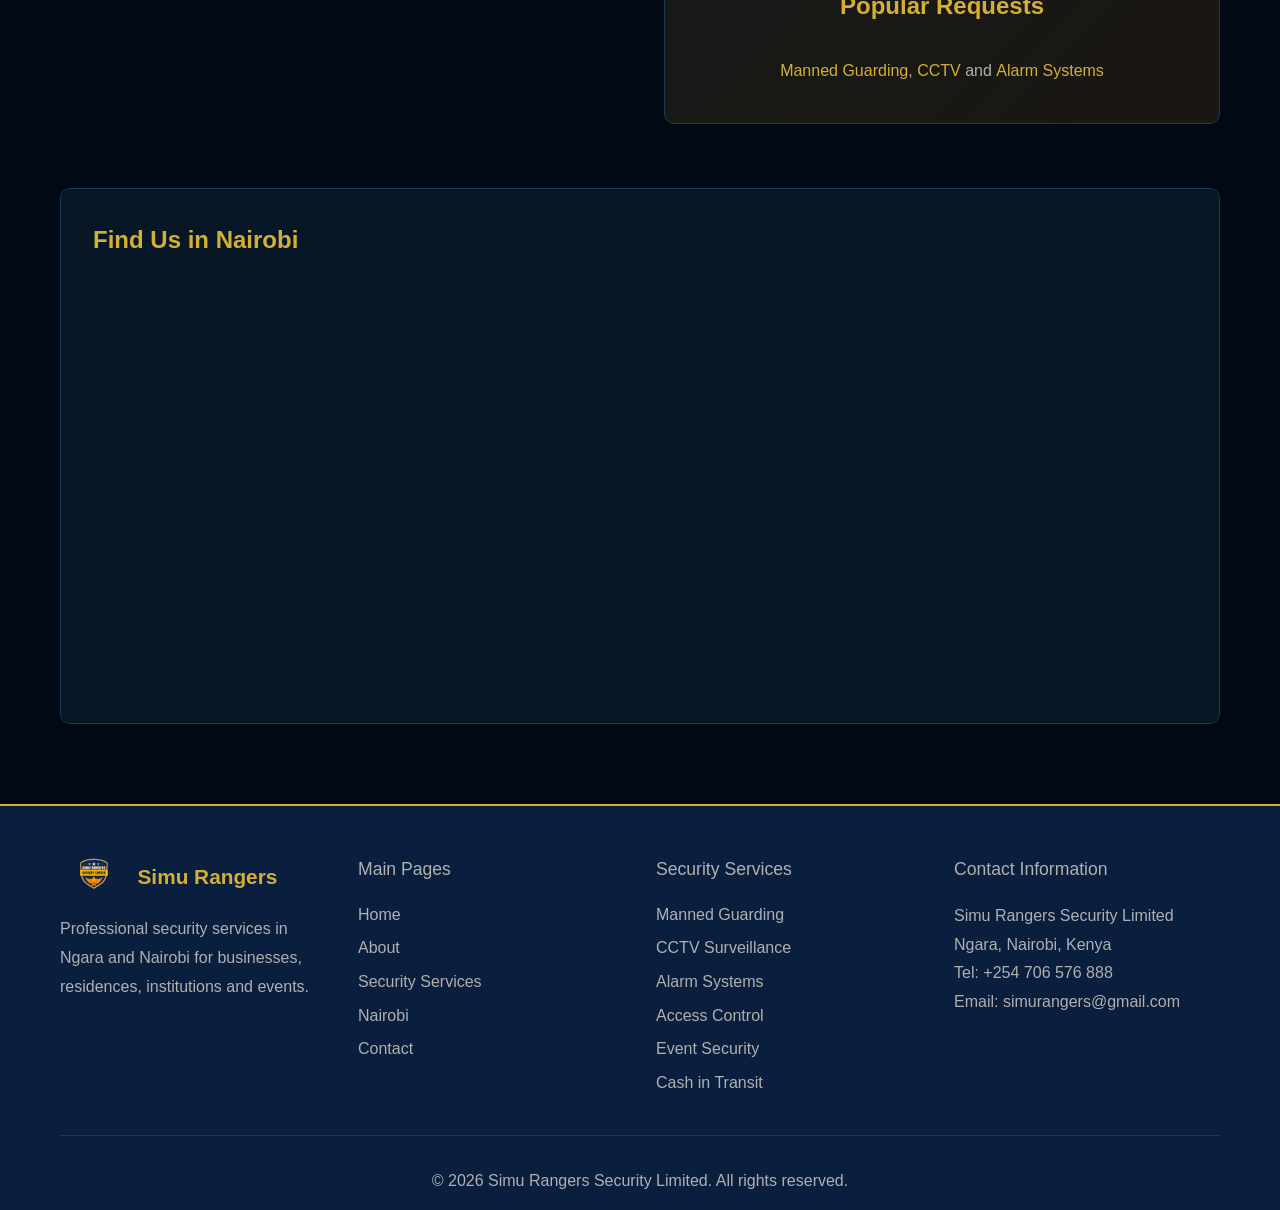
<file: contact/index.html>
<!DOCTYPE html>
<html lang="en">
<head>
    <meta charset="UTF-8">
    <meta name="viewport" content="width=device-width, initial-scale=1.0">
    <title>Contact Us | Free Security Assessment | Simu Rangers Nairobi</title>
    <meta name="description" content="Contact Simu Rangers in Ngara, Nairobi for a free security assessment. Call, email or WhatsApp our team today.">
    <meta name="robots" content="index, follow">
    <link rel="canonical" href="https://www.simurangers.co.ke/contact">
    <link rel="preload" as="image" href="../assets/images/4.png">
    <meta property="og:title" content="Contact Us | Free Security Assessment | Simu Rangers Nairobi">
    <meta property="og:description" content="Contact Simu Rangers in Ngara, Nairobi for a free security assessment. Call, email or WhatsApp our team today.">
    <meta property="og:type" content="website">
    <meta property="og:url" content="https://www.simurangers.co.ke/contact">
    <meta property="og:image" content="https://www.simurangers.co.ke/assets/images/4.png">
    <meta property="og:locale" content="en_KE">
    <script type="application/ld+json">
    {
      "@context": "https://schema.org",
      "@type": "SecurityService",
      "name": "Simu Rangers Security Limited",
      "url": "https://www.simurangers.co.ke",
      "logo": "https://www.simurangers.co.ke/assets/images/logo.png",
      "image": "https://www.simurangers.co.ke/assets/images/4.png",
      "description": "Professional security services company based in Ngara, Nairobi. Services include manned guarding, CCTV installation, alarm systems, access control and event security.",
      "telephone": "+254706576888",
      "email": "simurangers@gmail.com",
      "address": {
        "@type": "PostalAddress",
        "streetAddress": "Ngara",
        "addressLocality": "Nairobi",
        "addressCountry": "KE"
      },
      "areaServed": [
        "Ngara",
        "Nairobi"
      ],
      "sameAs": []
    }
    </script>
    <link rel="stylesheet" href="../css/style.css">
    <link rel="stylesheet" href="https://cdnjs.cloudflare.com/ajax/libs/font-awesome/6.4.0/css/all.min.css">
</head>
<body>
    <nav class="navbar" aria-label="Primary">
        <div class="nav-container">
            <a class="nav-logo" href="../" aria-label="Simu Rangers Security Limited home">
                <img src="../assets/images/logo.png" alt="Simu Rangers Security Limited logo" class="logo-image" width="75" height="50">
                <span>Simu Rangers</span>
            </a>
            <ul class="nav-menu">
                <li><a href="../" class="nav-link">Home</a></li>
                <li><a href="../about/" class="nav-link">About</a></li>
                <li><a href="../security-services/" class="nav-link">Services</a></li>
                <li><a href="../security-services-nairobi/" class="nav-link">Nairobi</a></li>
                
                <li><a href="./" class="nav-link">Contact</a></li>
            </ul>
            <div class="nav-actions">
                <a class="btn btn-primary btn-small" href="./">Free Assessment</a>
                <div class="hamburger" aria-label="Open navigation menu" role="button" tabindex="0">
                    <span></span>
                    <span></span>
                    <span></span>
                </div>
            </div>
        </div>
    </nav>

    <main>
        <section class="page-hero">
            <div class="container page-hero-content">
                <div class="breadcrumb"><a href="../">Home</a><span>/</span><span>Contact</span></div>
                <h1 class="page-title">Contact Simu Rangers in Ngara Nairobi</h1>
                <p class="page-subtitle">Speak with our team about guarding, CCTV, alarm systems or a full security assessment for your property.</p>
            </div>
        </section>

        <section class="contact page-main">
            <div class="container">
                <div class="section-header">
                    <h2>Request Your Free Security Assessment</h2>
                    <div class="header-line"></div>
                </div>
                <div class="contact-wrapper">
                    <div class="contact-form-section">
                        <h3>Choose Your Preferred Contact Method</h3>
                        <p>Tell us your location, the type of site you need protected and the services you are considering. We will recommend a practical security setup.</p>
                        <div class="section-link-row">
                            <a class="btn btn-primary" href="https://mail.google.com/mail/?view=cm&amp;fs=1&amp;to=simurangers@gmail.com&amp;su=Free%20Security%20Assessment&amp;body=Hello%2C%0A%0AI%20would%20like%20a%20free%20security%20assessment%20for%20my%20site%20in%20Nairobi.%0A" target="_blank" rel="noopener">Email Our Team</a>
                            <a class="btn btn-secondary" href="https://wa.me/254706576888" target="_blank" rel="noopener">WhatsApp Us</a>
                        </div>
                    </div>
                    <div class="contact-info-section">
                        <article class="contact-info-card">
                            <div class="info-icon"><i class="fas fa-phone"></i></div>
                            <h3>Phone</h3>
                            <p><a href="tel:+254706576888">+254 706 576 888</a></p>
                        </article>
                        <article class="contact-info-card">
                            <div class="info-icon"><i class="fas fa-envelope"></i></div>
                            <h3>Email</h3>
                            <p><a href="mailto:simurangers@gmail.com">simurangers@gmail.com</a></p>
                        </article>
                        <article class="contact-info-card">
                            <div class="info-icon"><i class="fas fa-map-marker-alt"></i></div>
                            <h3>Service Base</h3>
                            <p>Ngara, Nairobi, Kenya</p>
                        </article>
                        <article class="contact-info-card">
                            <div class="info-icon"><i class="fas fa-briefcase"></i></div>
                            <h3>Popular Requests</h3>
                            <p><a class="text-link" href="../security-services/manned-guarding/">Manned Guarding</a>, <a class="text-link" href="../security-services/cctv-surveillance/">CCTV</a> and <a class="text-link" href="../security-services/alarm-systems/">Alarm Systems</a></p>
                        </article>
                    </div>
                </div>
                <div class="maps-container">
                    <h3>Find Us in Nairobi</h3>
                    <iframe src="https://maps.google.com/maps?q=Ngara%2C%20Nairobi%2C%20Kenya&amp;z=15&amp;output=embed" width="100%" height="400" style="border:0;" allowfullscreen="" loading="lazy" referrerpolicy="no-referrer-when-downgrade" title="Map showing Simu Rangers service base in Ngara, Nairobi"></iframe>
                </div>
            </div>
        </section>
    </main>

    <footer class="footer">
        <div class="container">
            <div class="footer-content">
                <div class="footer-section">
                    <div class="footer-logo">
                        <img src="../assets/images/logo.png" alt="Simu Rangers Security Limited footer logo" class="logo-image" width="68" height="45" loading="lazy">
                        <span>Simu Rangers</span>
                    </div>
                    <p>Professional security services in Ngara and Nairobi for businesses, residences, institutions and events.</p>
                </div>
                <div class="footer-section">
                    <p class="footer-heading">Main Pages</p>
                    <ul>
                        <li><a href="../">Home</a></li>
                        <li><a href="../about/">About</a></li>
                        <li><a href="../security-services/">Security Services</a></li>
                        <li><a href="../security-services-nairobi/">Nairobi</a></li>
                        
                        <li><a href="./">Contact</a></li>
                    </ul>
                </div>
                <div class="footer-section">
                    <p class="footer-heading">Security Services</p>
                    <ul>
                        <li><a href="../security-services/manned-guarding/">Manned Guarding</a></li>
                        <li><a href="../security-services/cctv-surveillance/">CCTV Surveillance</a></li>
                        <li><a href="../security-services/alarm-systems/">Alarm Systems</a></li>
                        <li><a href="../security-services/access-control/">Access Control</a></li>
                        <li><a href="../security-services/event-security/">Event Security</a></li>
                        <li><a href="../security-services/cash-in-transit/">Cash in Transit</a></li>
                    </ul>
                </div>
                <div class="footer-section">
                    <p class="footer-heading">Contact Information</p>
                    <address itemscope itemtype="https://schema.org/SecurityService">
                        <span itemprop="name">Simu Rangers Security Limited</span><br>
                        <span itemprop="address" itemscope itemtype="https://schema.org/PostalAddress">
                            <span itemprop="streetAddress">Ngara</span>,
                            <span itemprop="addressLocality">Nairobi</span>,
                            <span itemprop="addressCountry">Kenya</span>
                        </span><br>
                        Tel: <a href="tel:+254706576888" itemprop="telephone">+254 706 576 888</a><br>
                        Email: <a href="mailto:simurangers@gmail.com" itemprop="email">simurangers@gmail.com</a>
                    </address>
                </div>
            </div>
            <div class="footer-bottom">
                <p>&copy; 2026 Simu Rangers Security Limited. All rights reserved.</p>
            </div>
        </div>
    </footer>

    <script src="../js/script.js" defer></script>
</body>
</html>
</file>
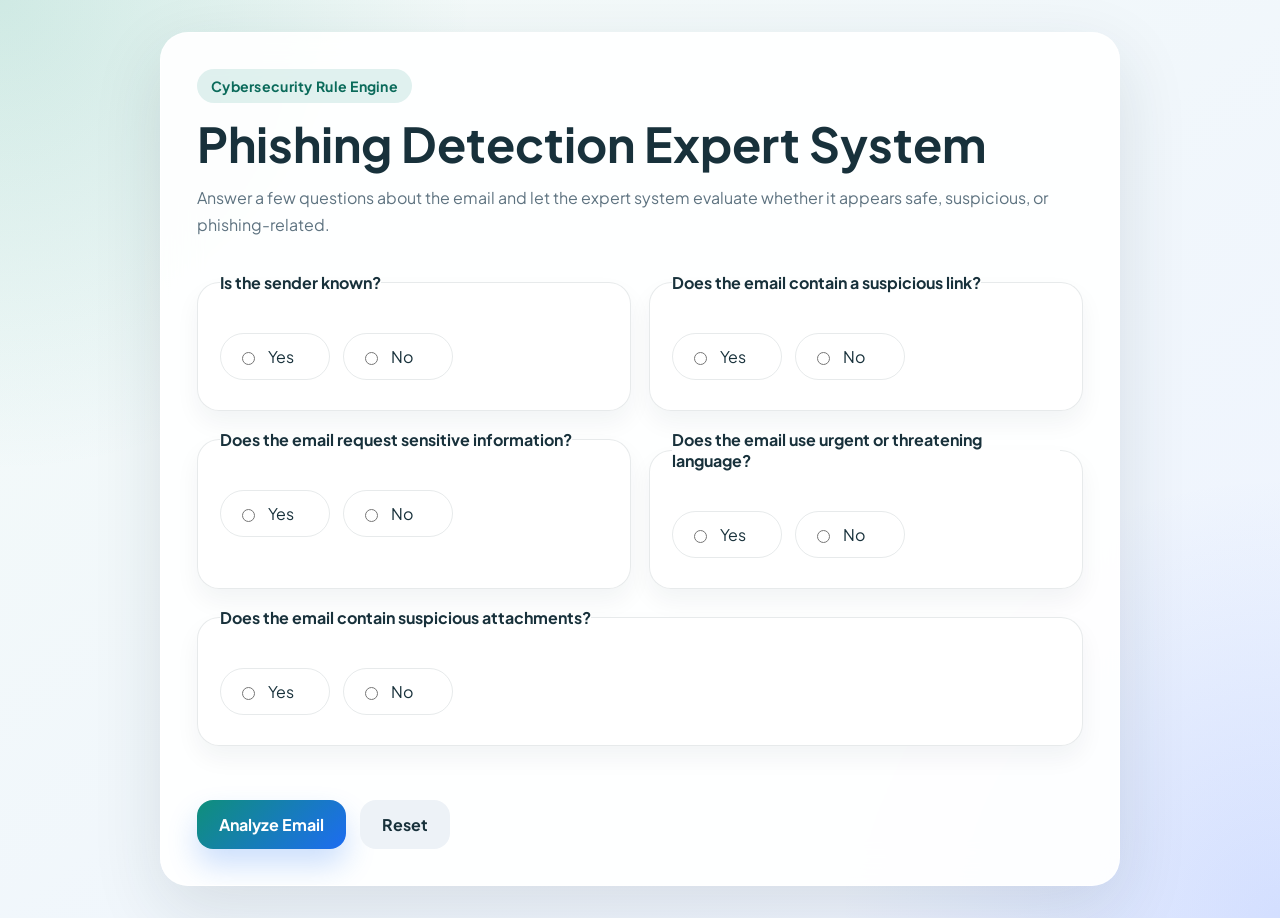
<file: Phising expert system/index.html>
<!DOCTYPE html>
<html lang="en">
<head>
    <meta charset="UTF-8">
    <meta name="viewport" content="width=device-width, initial-scale=1.0">
    <title>Phishing Detection Expert System</title>
    <link rel="preconnect" href="https://fonts.googleapis.com">
    <link rel="preconnect" href="https://fonts.gstatic.com" crossorigin>
    <link href="https://fonts.googleapis.com/css2?family=Plus+Jakarta+Sans:wght@400;500;600;700;800&display=swap" rel="stylesheet">
    <link rel="stylesheet" href="style.css">
</head>
<body>
    <div class="page-shell">
        <main class="app-card">
            <section class="hero">
                <span class="eyebrow">Cybersecurity Rule Engine</span>
                <h1>Phishing Detection Expert System</h1>
                <p>
                    Answer a few questions about the email and let the expert system
                    evaluate whether it appears safe, suspicious, or phishing-related.
                </p>
            </section>

            <section class="form-panel">
                <form id="analysisForm" action="process.php" method="post" novalidate>
                    <div class="questions-grid">
                        <fieldset class="question-card">
                            <legend>Is the sender known?</legend>
                            <label class="choice-pill">
                                <input type="radio" name="sender_known" value="yes" required>
                                <span>Yes</span>
                            </label>
                            <label class="choice-pill">
                                <input type="radio" name="sender_known" value="no" required>
                                <span>No</span>
                            </label>
                        </fieldset>

                        <fieldset class="question-card">
                            <legend>Does the email contain a suspicious link?</legend>
                            <label class="choice-pill">
                                <input type="radio" name="suspicious_link" value="yes" required>
                                <span>Yes</span>
                            </label>
                            <label class="choice-pill">
                                <input type="radio" name="suspicious_link" value="no" required>
                                <span>No</span>
                            </label>
                        </fieldset>

                        <fieldset class="question-card">
                            <legend>Does the email request sensitive information?</legend>
                            <label class="choice-pill">
                                <input type="radio" name="sensitive_request" value="yes" required>
                                <span>Yes</span>
                            </label>
                            <label class="choice-pill">
                                <input type="radio" name="sensitive_request" value="no" required>
                                <span>No</span>
                            </label>
                        </fieldset>

                        <fieldset class="question-card">
                            <legend>Does the email use urgent or threatening language?</legend>
                            <label class="choice-pill">
                                <input type="radio" name="urgent_language" value="yes" required>
                                <span>Yes</span>
                            </label>
                            <label class="choice-pill">
                                <input type="radio" name="urgent_language" value="no" required>
                                <span>No</span>
                            </label>
                        </fieldset>

                        <fieldset class="question-card">
                            <legend>Does the email contain suspicious attachments?</legend>
                            <label class="choice-pill">
                                <input type="radio" name="suspicious_attachment" value="yes" required>
                                <span>Yes</span>
                            </label>
                            <label class="choice-pill">
                                <input type="radio" name="suspicious_attachment" value="no" required>
                                <span>No</span>
                            </label>
                        </fieldset>
                    </div>

                    <p id="formError" class="form-error" aria-live="polite"></p>

                    <div class="action-row">
                        <button type="submit" class="primary-button">Analyze Email</button>
                        <button type="reset" class="secondary-button">Reset</button>
                    </div>
                </form>
            </section>
        </main>
    </div>

    <div id="loadingOverlay" class="loading-overlay" aria-hidden="true">
        <div class="loading-card" role="status" aria-live="polite">
            <div class="spinner"></div>
            <p>Analyzing email indicators...</p>
        </div>
    </div>

    <script>
        const form = document.getElementById("analysisForm");
        const errorMessage = document.getElementById("formError");
        const loadingOverlay = document.getElementById("loadingOverlay");

        function groupHasSelection(groupName) {
            return Boolean(form.querySelector(`input[name="${groupName}"]:checked`));
        }

        function validateForm() {
            const requiredGroups = [
                "sender_known",
                "suspicious_link",
                "sensitive_request",
                "urgent_language",
                "suspicious_attachment"
            ];

            const missingResponse = requiredGroups.some((group) => !groupHasSelection(group));

            if (missingResponse) {
                errorMessage.textContent = "Please answer every question before analyzing the email.";
                return false;
            }

            errorMessage.textContent = "";
            return true;
        }

        form.addEventListener("submit", (event) => {
            if (!validateForm()) {
                event.preventDefault();
                return;
            }

            loadingOverlay.classList.add("is-visible");
            loadingOverlay.setAttribute("aria-hidden", "false");
        });

        form.addEventListener("reset", () => {
            errorMessage.textContent = "";
            loadingOverlay.classList.remove("is-visible");
            loadingOverlay.setAttribute("aria-hidden", "true");
        });
    </script>
</body>
</html>
</file>
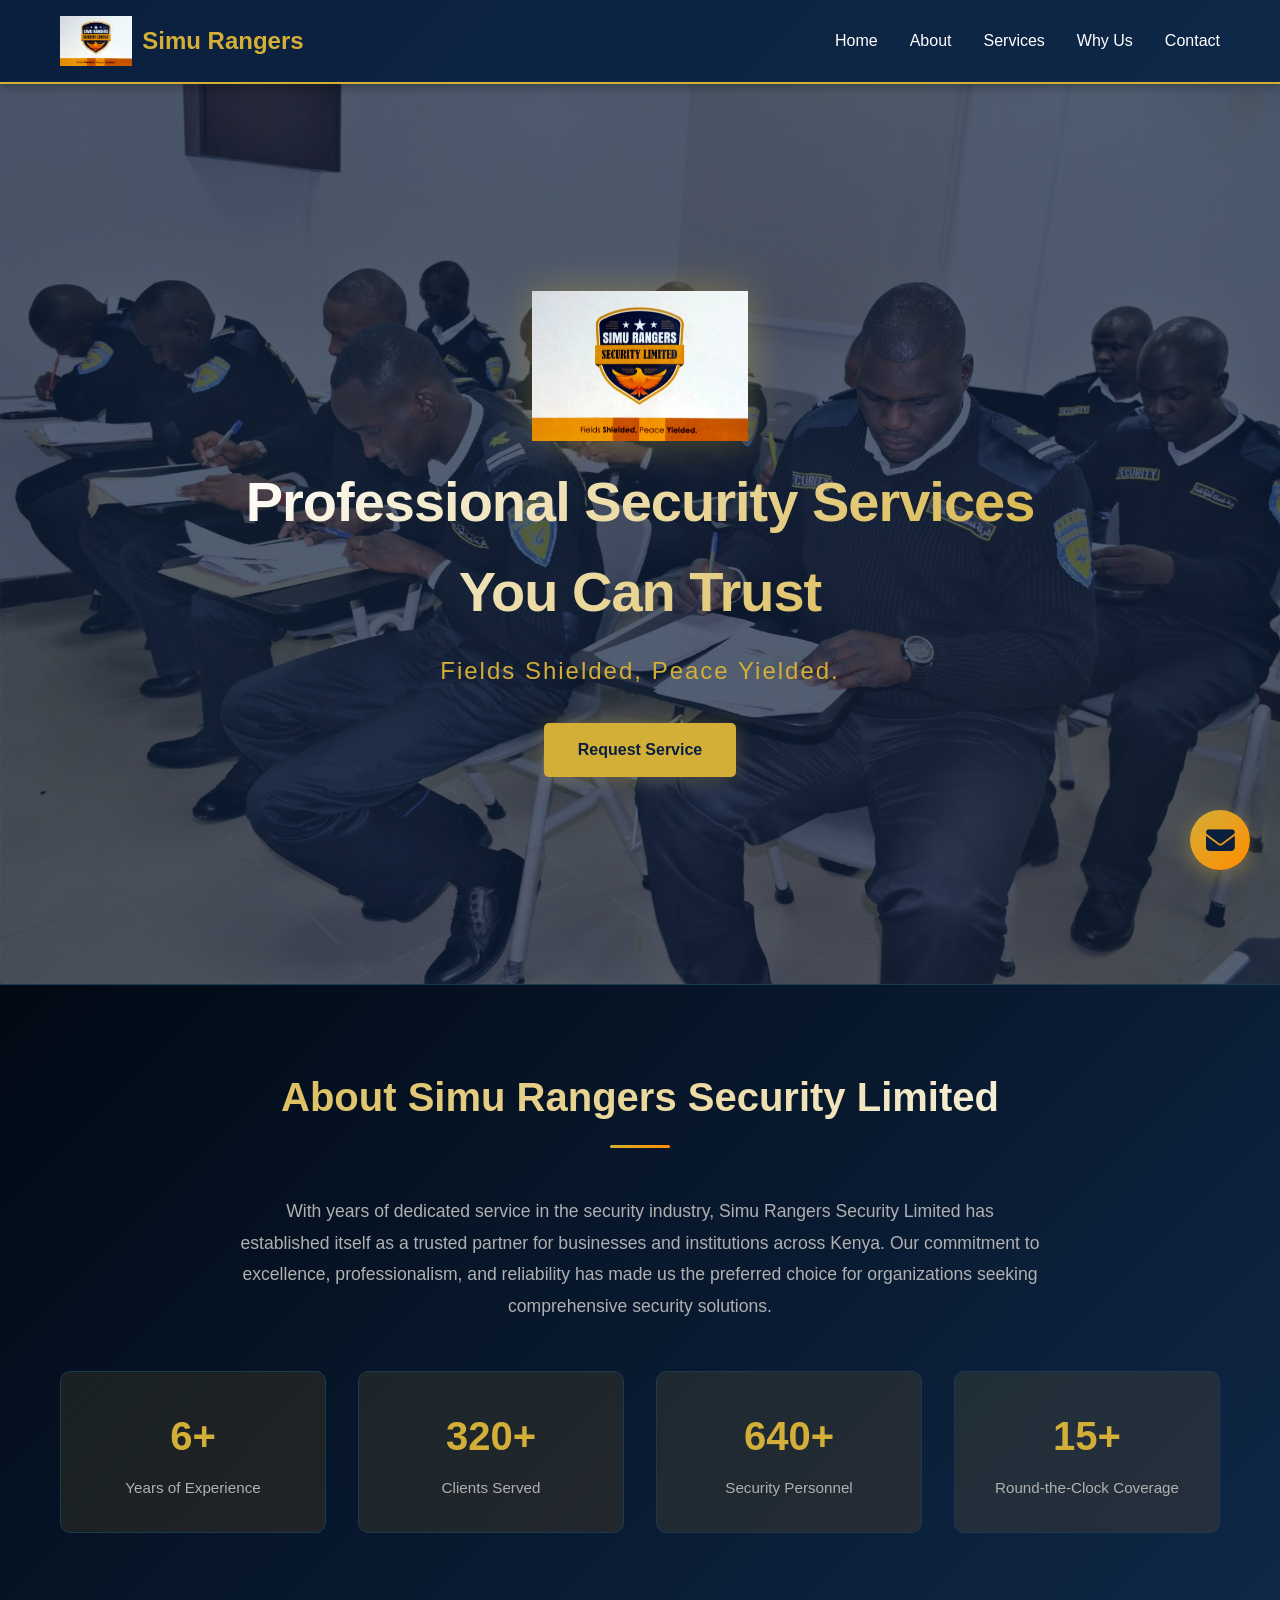
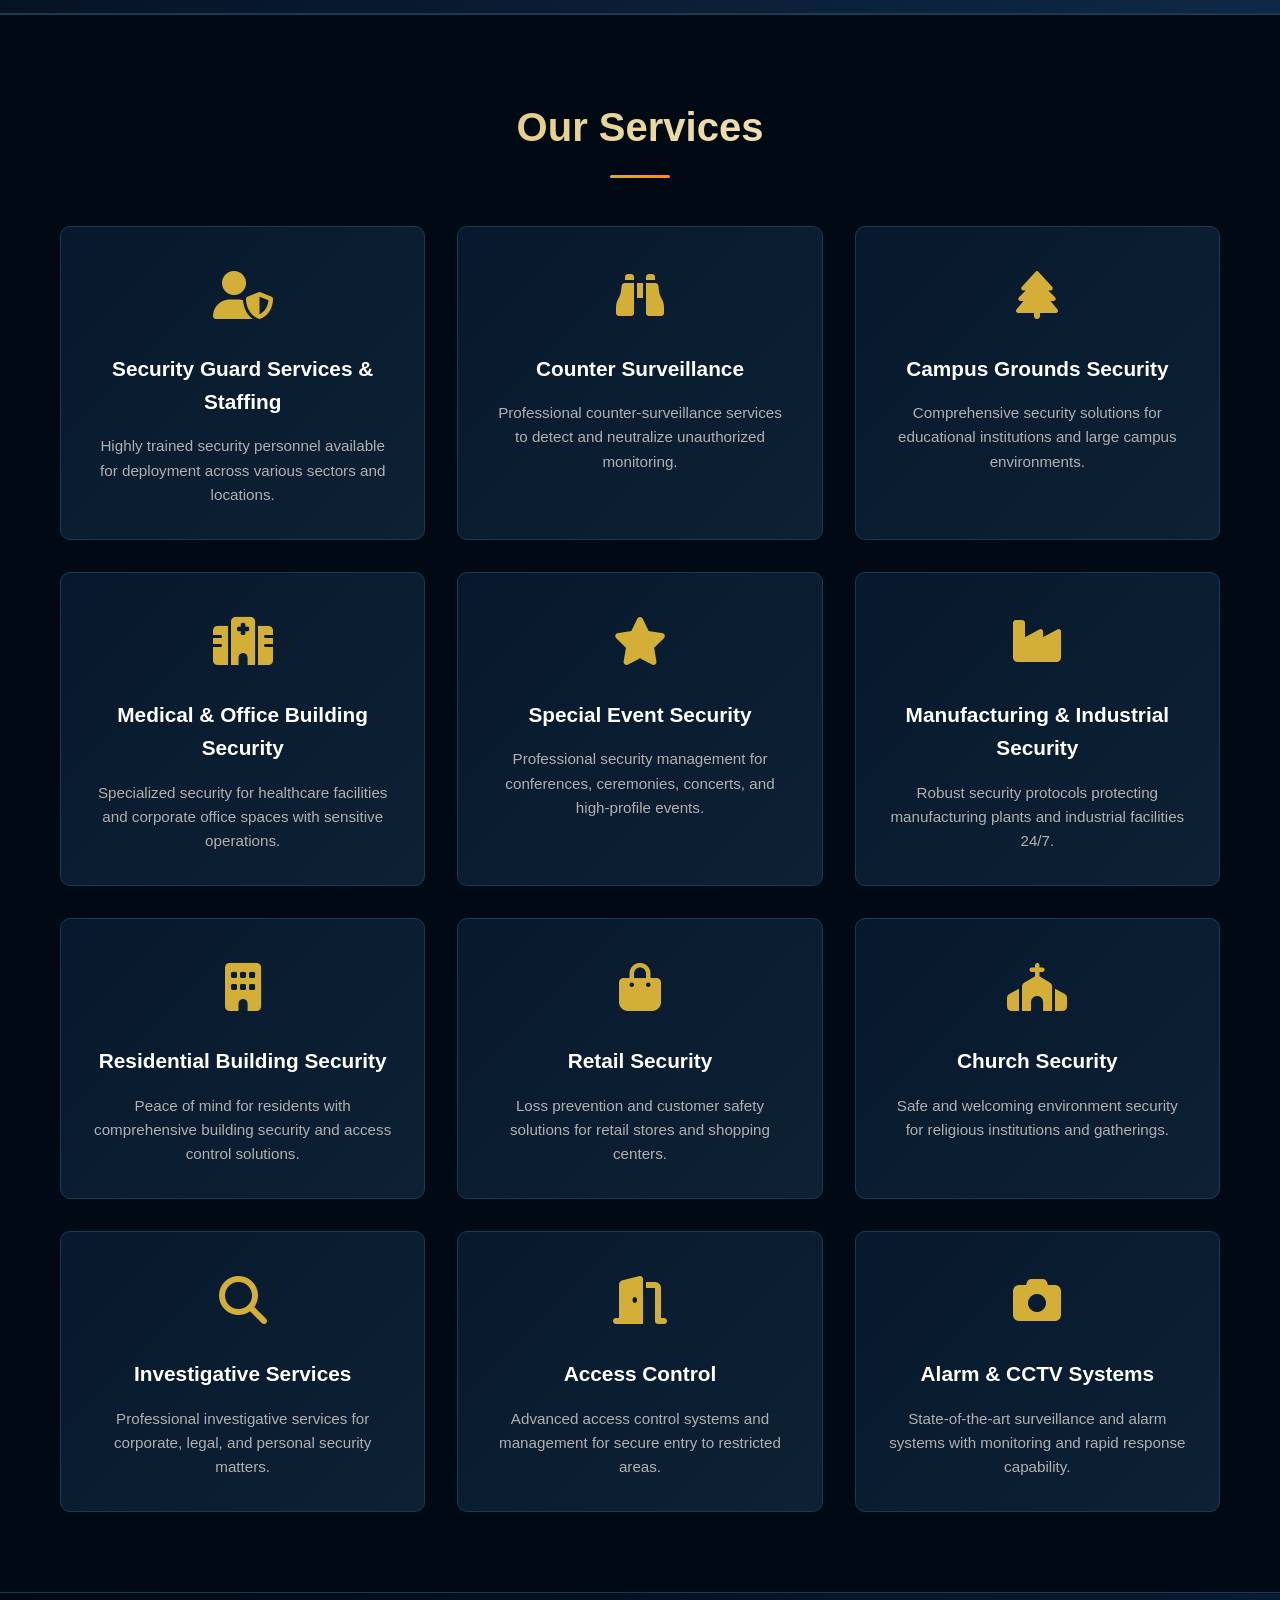
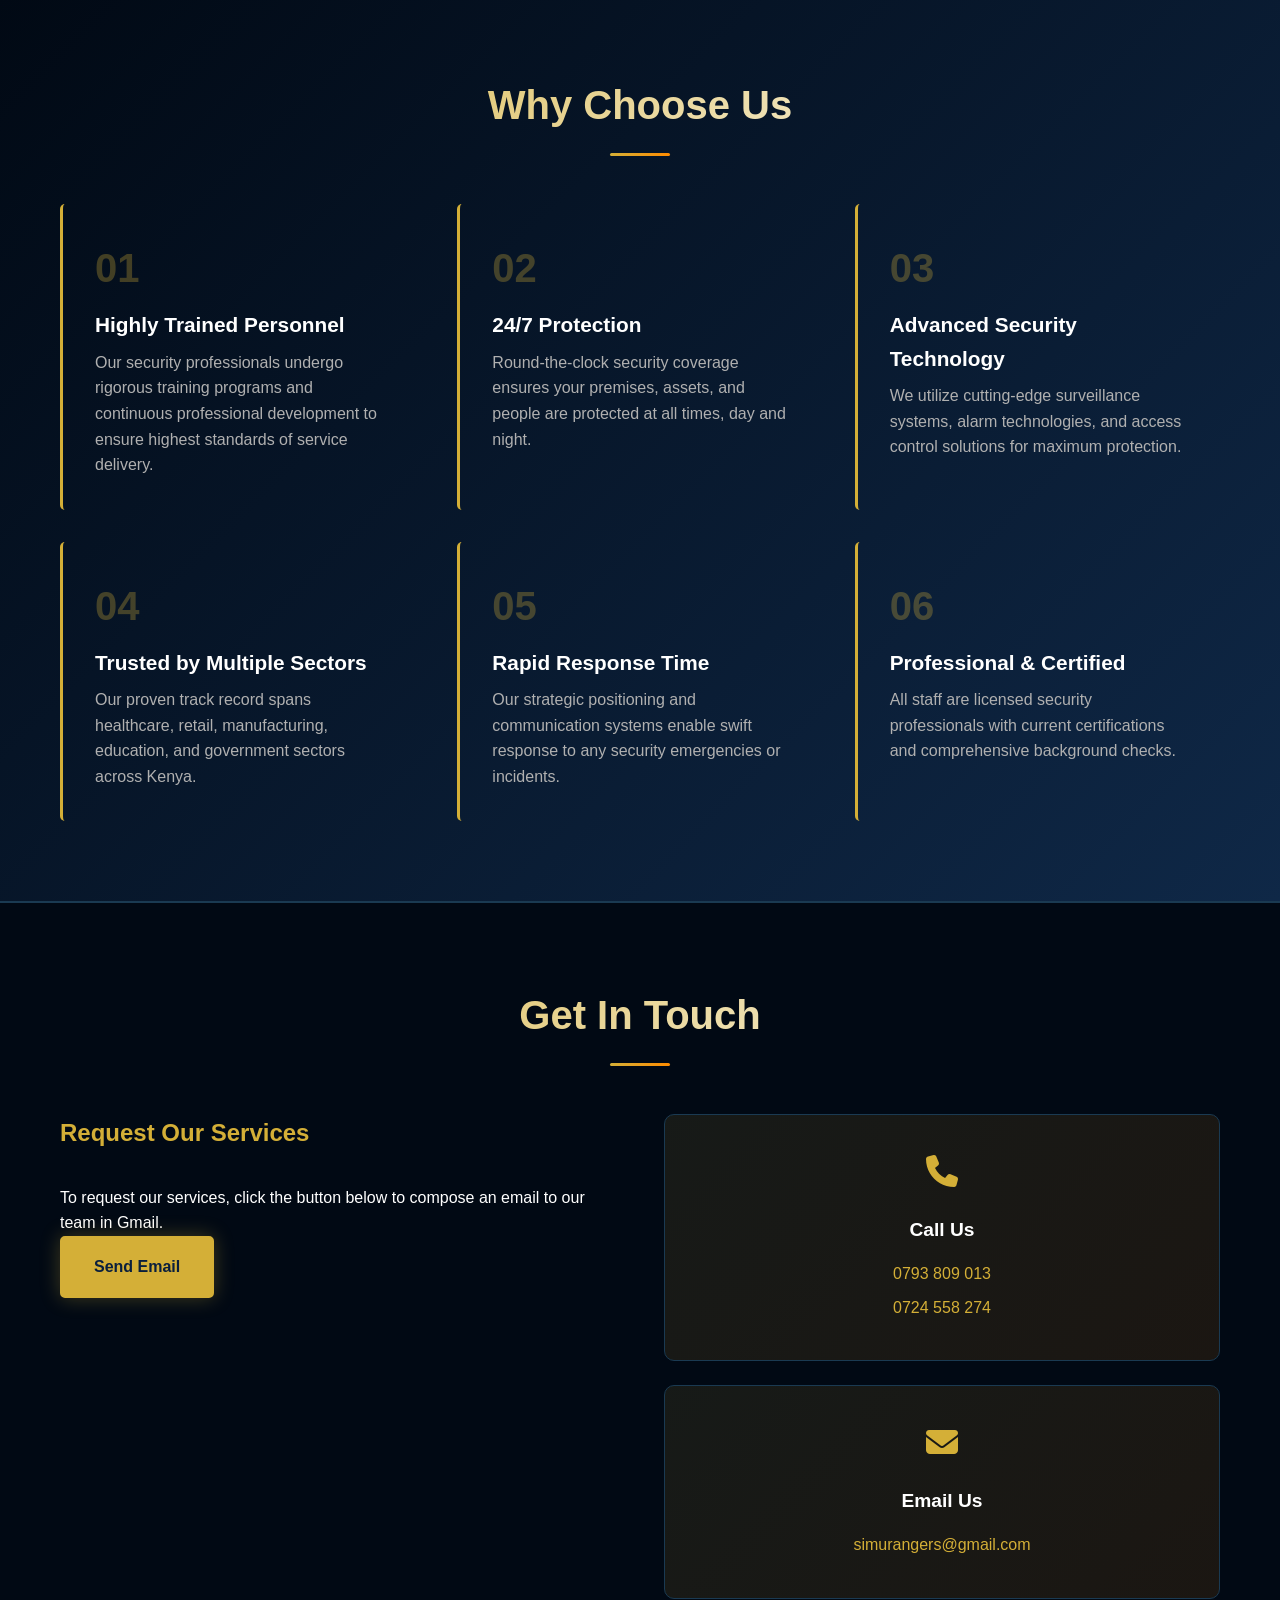
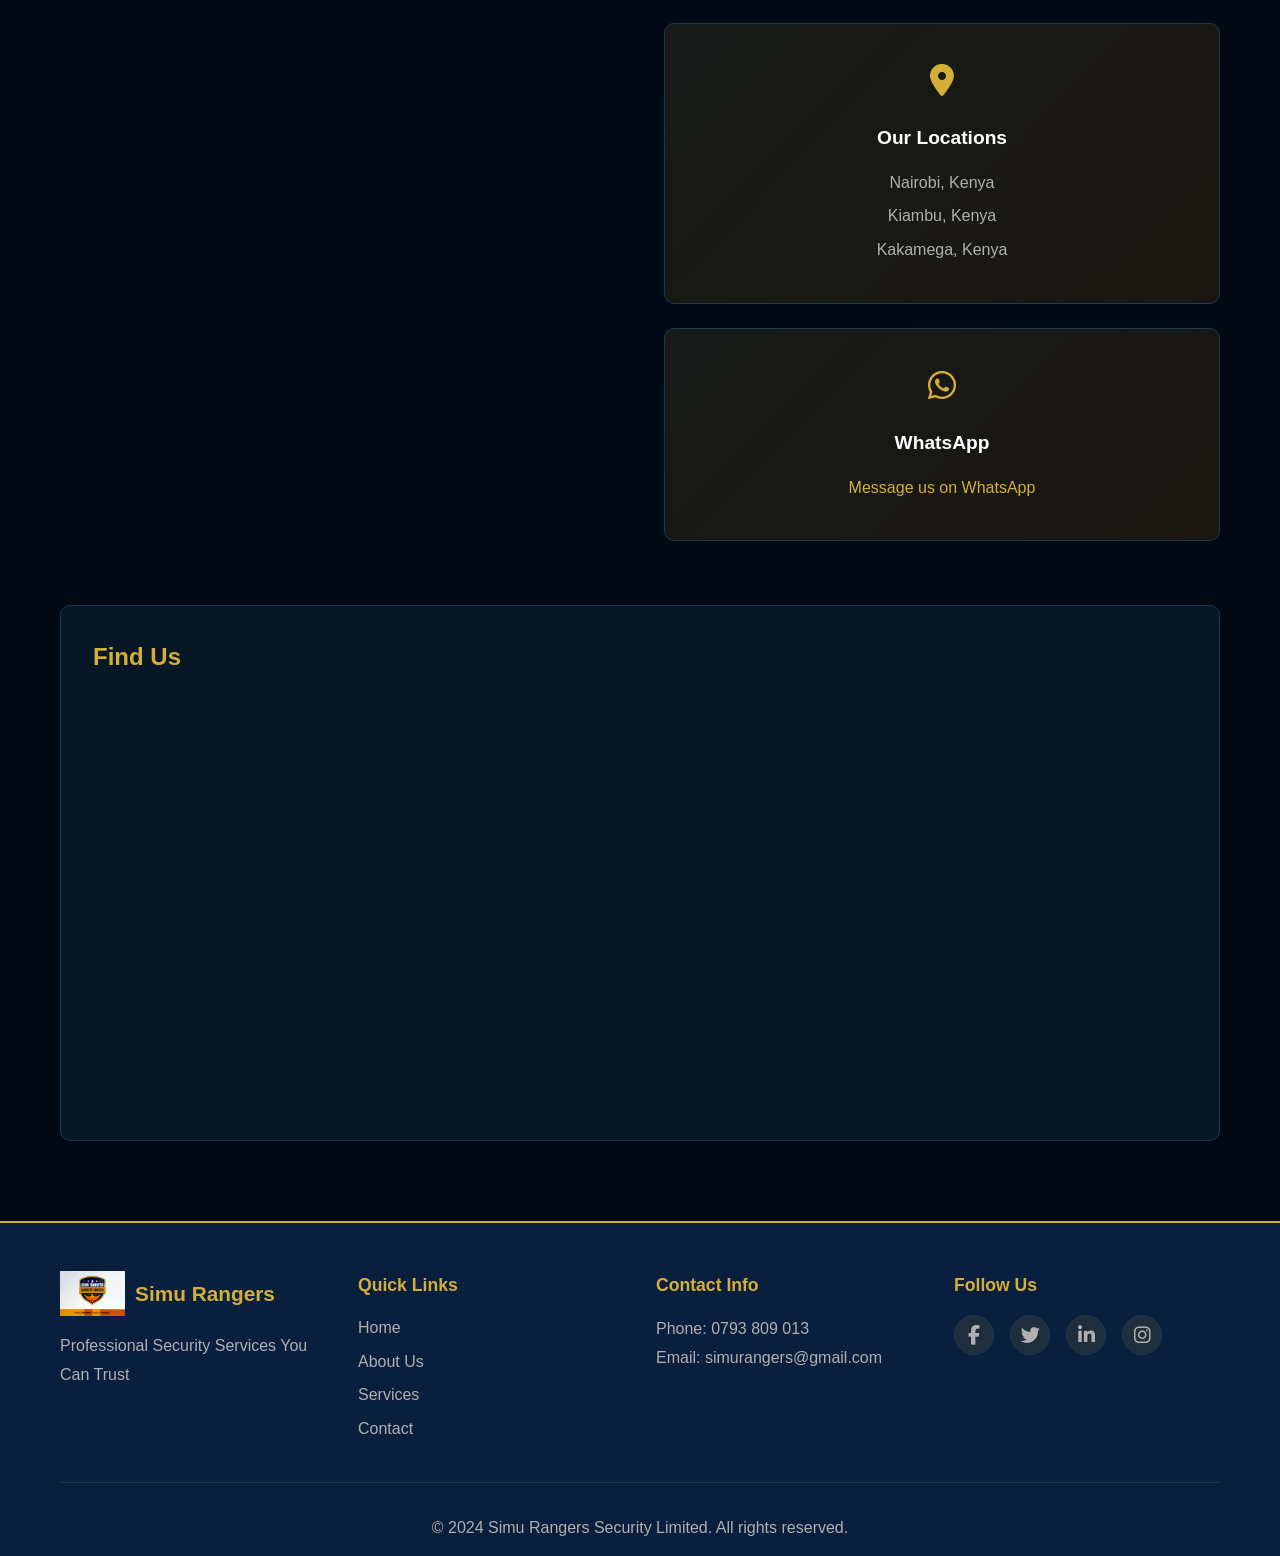
<file: Root/index.html>
<!DOCTYPE html>
<html lang="en">
<head>
    <meta charset="UTF-8">
    <meta name="viewport" content="width=device-width, initial-scale=1.0">
    <title>Simu Rangers Security Limited - Professional Security Services</title>
    <link rel="stylesheet" href="css/style.css">
    <link rel="stylesheet" href="https://cdnjs.cloudflare.com/ajax/libs/font-awesome/6.4.0/css/all.min.css">
</head>
<body>
    <!-- Navigation Bar -->
    <nav class="navbar">
        <div class="nav-container">
            <div class="nav-logo">
                <img src="assets/images/logo.png" alt="Simu Rangers Logo" class="logo-image">
                <span>Simu Rangers</span>
            </div>
            <ul class="nav-menu">
                <li><a href="#home" class="nav-link">Home</a></li>
                <li><a href="#about" class="nav-link">About</a></li>
                <li><a href="#services" class="nav-link">Services</a></li>
                <li><a href="#why-choose" class="nav-link">Why Us</a></li>
                <li><a href="#contact" class="nav-link">Contact</a></li>
            </ul>
            <div class="hamburger">
                <span></span>
                <span></span>
                <span></span>
            </div>
        </div>
    </nav>

    <!-- Hero Section -->
    <section id="home" class="hero">
        <div class="hero-overlay"></div>
        <div class="hero-content">
            <div class="hero-logo">
                <img src="assets/images/logo.png" alt="Simu Rangers Security Limited Logo" class="hero-logo-img">
            </div>
            <h1 class="hero-headline">Professional Security Services You Can Trust</h1>
            <p class="hero-subheadline">Fields Shielded, Peace Yielded.</p>
            <div class="hero-buttons">
                <button class="btn btn-primary" id="requestServiceBtn">Request Service</button>
            </div>
        </div>
        <div class="scroll-indicator">
            <span></span>
        </div>
    </section>

    <!-- About Section -->
    <section id="about" class="about">
        <div class="container">
            <div class="section-header">
                <h2>About Simu Rangers Security Limited</h2>
                <div class="header-line"></div>
            </div>
            <p class="about-text">
                With years of dedicated service in the security industry, Simu Rangers Security Limited has established itself as a trusted partner for businesses and institutions across Kenya. Our commitment to excellence, professionalism, and reliability has made us the preferred choice for organizations seeking comprehensive security solutions.
            </p>
            <div class="stats-grid">
                <div class="stat-card">
                    <h3>10+</h3>
                    <p>Years of Experience</p>
                </div>
                <div class="stat-card">
                    <h3>500+</h3>
                    <p>Clients Served</p>
                </div>
                <div class="stat-card">
                    <h3>1000+</h3>
                    <p>Security Personnel</p>
                </div>
                <div class="stat-card">
                    <h3>24/7</h3>
                    <p>Round-the-Clock Coverage</p>
                </div>
            </div>
        </div>
    </section>


    <!-- Services Section -->
    <section id="services" class="services">
        <div class="container">
            <div class="section-header">
                <h2>Our Services</h2>
                <div class="header-line"></div>
            </div>
            <div class="services-grid">
                <!-- Service 1 -->
                <div class="service-card">
                    <div class="service-icon">
                        <i class="fas fa-user-shield"></i>
                    </div>
                    <h3>Security Guard Services & Staffing</h3>
                    <p>Highly trained security personnel available for deployment across various sectors and locations.</p>
                </div>

                <!-- Service 2 -->
                <div class="service-card">
                    <div class="service-icon">
                        <i class="fas fa-binoculars"></i>
                    </div>
                    <h3>Counter Surveillance</h3>
                    <p>Professional counter-surveillance services to detect and neutralize unauthorized monitoring.</p>
                </div>

                <!-- Service 3 -->
                <div class="service-card">
                    <div class="service-icon">
                        <i class="fas fa-tree"></i>
                    </div>
                    <h3>Campus Grounds Security</h3>
                    <p>Comprehensive security solutions for educational institutions and large campus environments.</p>
                </div>

                <!-- Service 4 -->
                <div class="service-card">
                    <div class="service-icon">
                        <i class="fas fa-hospital"></i>
                    </div>
                    <h3>Medical & Office Building Security</h3>
                    <p>Specialized security for healthcare facilities and corporate office spaces with sensitive operations.</p>
                </div>

                <!-- Service 5 -->
                <div class="service-card">
                    <div class="service-icon">
                        <i class="fas fa-star"></i>
                    </div>
                    <h3>Special Event Security</h3>
                    <p>Professional security management for conferences, ceremonies, concerts, and high-profile events.</p>
                </div>

                <!-- Service 6 -->
                <div class="service-card">
                    <div class="service-icon">
                        <i class="fas fa-industry"></i>
                    </div>
                    <h3>Manufacturing & Industrial Security</h3>
                    <p>Robust security protocols protecting manufacturing plants and industrial facilities 24/7.</p>
                </div>

                <!-- Service 7 -->
                <div class="service-card">
                    <div class="service-icon">
                        <i class="fas fa-building"></i>
                    </div>
                    <h3>Residential Building Security</h3>
                    <p>Peace of mind for residents with comprehensive building security and access control solutions.</p>
                </div>

                <!-- Service 8 -->
                <div class="service-card">
                    <div class="service-icon">
                        <i class="fas fa-shopping-bag"></i>
                    </div>
                    <h3>Retail Security</h3>
                    <p>Loss prevention and customer safety solutions for retail stores and shopping centers.</p>
                </div>

                <!-- Service 9 -->
                <div class="service-card">
                    <div class="service-icon">
                        <i class="fas fa-church"></i>
                    </div>
                    <h3>Church Security</h3>
                    <p>Safe and welcoming environment security for religious institutions and gatherings.</p>
                </div>

                <!-- Service 10 -->
                <div class="service-card">
                    <div class="service-icon">
                        <i class="fas fa-magnifying-glass"></i>
                    </div>
                    <h3>Investigative Services</h3>
                    <p>Professional investigative services for corporate, legal, and personal security matters.</p>
                </div>

                <!-- Service 11 -->
                <div class="service-card">
                    <div class="service-icon">
                        <i class="fas fa-door-open"></i>
                    </div>
                    <h3>Access Control</h3>
                    <p>Advanced access control systems and management for secure entry to restricted areas.</p>
                </div>

                <!-- Service 12 -->
                <div class="service-card">
                    <div class="service-icon">
                        <i class="fas fa-camera"></i>
                    </div>
                    <h3>Alarm & CCTV Systems</h3>
                    <p>State-of-the-art surveillance and alarm systems with monitoring and rapid response capability.</p>
                </div>
            </div>
        </div>
    </section>

    <!-- Why Choose Us Section -->
    <section id="why-choose" class="why-choose">
        <div class="container">
            <div class="section-header">
                <h2>Why Choose Us</h2>
                <div class="header-line"></div>
            </div>
            <div class="features-grid">
                <div class="feature-item">
                    <div class="feature-number">01</div>
                    <h4>Highly Trained Personnel</h4>
                    <p>Our security professionals undergo rigorous training programs and continuous professional development to ensure highest standards of service delivery.</p>
                </div>
                <div class="feature-item">
                    <div class="feature-number">02</div>
                    <h4>24/7 Protection</h4>
                    <p>Round-the-clock security coverage ensures your premises, assets, and people are protected at all times, day and night.</p>
                </div>
                <div class="feature-item">
                    <div class="feature-number">03</div>
                    <h4>Advanced Security Technology</h4>
                    <p>We utilize cutting-edge surveillance systems, alarm technologies, and access control solutions for maximum protection.</p>
                </div>
                <div class="feature-item">
                    <div class="feature-number">04</div>
                    <h4>Trusted by Multiple Sectors</h4>
                    <p>Our proven track record spans healthcare, retail, manufacturing, education, and government sectors across Kenya.</p>
                </div>
                <div class="feature-item">
                    <div class="feature-number">05</div>
                    <h4>Rapid Response Time</h4>
                    <p>Our strategic positioning and communication systems enable swift response to any security emergencies or incidents.</p>
                </div>
                <div class="feature-item">
                    <div class="feature-number">06</div>
                    <h4>Professional & Certified</h4>
                    <p>All staff are licensed security professionals with current certifications and comprehensive background checks.</p>
                </div>
            </div>
        </div>
    </section>

    <!-- Contact Section -->
    <section id="contact" class="contact">
        <div class="container">
            <div class="section-header">
                <h2>Get In Touch</h2>
                <div class="header-line"></div>
            </div>
            <div class="contact-wrapper">
                <!-- Contact Form (replaced by email button) -->
                <div class="contact-form-section">
                    <h3>Request Our Services</h3>
                    <p>To request our services, click the button below to compose an email to our team in Gmail.</p>
                    <a class="btn btn-primary" id="sendEmailBtn" href="https://mail.google.com/mail/?view=cm&fs=1&to=simurangers@gmail.com&su=Service%20Request&body=Hello%2C%0A%0AI%20would%20like%20to%20request%20your%20services.%0A%0AThanks." target="_blank" rel="noopener">Send Email</a>
                </div>

                <!-- Contact Information -->
                <div class="contact-info-section">
                    <div class="contact-info-card">
                        <div class="info-icon">
                            <i class="fas fa-phone"></i>
                        </div>
                        <h4>Call Us</h4>
                        <p><a href="tel:0793809013">0793 809 013</a></p>
                        <p><a href="tel:0724558274">0724 558 274</a></p>
                    </div>

                    <div class="contact-info-card">
                        <div class="info-icon">
                            <i class="fas fa-envelope"></i>
                        </div>
                        <h4>Email Us</h4>
                        <p><a href="mailto:simurangers@gmail.com">simurangers@gmail.com</a></p>
                    </div>

                    <div class="contact-info-card">
                        <div class="info-icon">
                            <i class="fas fa-map-marker-alt"></i>
                        </div>
                        <h4>Our Locations</h4>
                        <p>Nairobi, Kenya</p>
                        <p>Kiambu, Kenya</p>
                        <p>Kakamega, Kenya</p>
                    </div>

                    <div class="contact-info-card">
                        <div class="info-icon">
                            <i class="fab fa-whatsapp"></i>
                        </div>
                        <h4>WhatsApp</h4>
                        <p><a href="https://wa.me/254793809013" target="_blank">Message us on WhatsApp</a></p>
                    </div>
                </div>
            </div>

            <!-- Google Maps -->
            <div class="maps-container">
                <h3>Find Us</h3>
                <iframe src="https://www.google.com/maps/embed?pb=!1m18!1m12!1m3!1d3988.8192805034444!2d36.81666!3d-1.28637!2m3!1f0!2f0!3f0!3m2!1i1024!2i768!4f13.1!3m3!1m2!1s0x182f1d3647e0e3f9%3A0x1234567890abcdef!2sNairobi%2C%20Kenya!5e0!3m2!1sen!2s!4v1234567890" width="100%" height="400" style="border:0;" allowfullscreen="" loading="lazy" referrerpolicy="no-referrer-when-downgrade"></iframe>
            </div>
        </div>
    </section>

    <!-- Footer -->
    <footer class="footer">
        <div class="container">
            <div class="footer-content">
                <div class="footer-section">
                    <div class="footer-logo">
                        <img src="assets/images/logo.png" alt="Simu Rangers Logo" class="logo-image">
                        <span>Simu Rangers</span>
                    </div>
                    <p>Professional Security Services You Can Trust</p>
                </div>

                <div class="footer-section">
                    <h4>Quick Links</h4>
                    <ul>
                        <li><a href="#home">Home</a></li>
                        <li><a href="#about">About Us</a></li>
                        <li><a href="#services">Services</a></li>
                        <li><a href="#contact">Contact</a></li>
                    </ul>
                </div>

                <div class="footer-section">
                    <h4>Contact Info</h4>
                    <p>Phone: <a href="tel:0793809013">0793 809 013</a></p>
                    <p>Email: <a href="mailto:simurangers@gmail.com">simurangers@gmail.com</a></p>
                </div>

                <div class="footer-section">
                    <h4>Follow Us</h4>
                    <div class="social-links">
                        <a href="#" aria-label="Facebook"><i class="fab fa-facebook-f"></i></a>
                        <a href="#" aria-label="Twitter"><i class="fab fa-twitter"></i></a>
                        <a href="#" aria-label="LinkedIn"><i class="fab fa-linkedin-in"></i></a>
                        <a href="#" aria-label="Instagram"><i class="fab fa-instagram"></i></a>
                    </div>
                </div>
            </div>

            <div class="footer-bottom">
                <p>&copy; 2024 Simu Rangers Security Limited. All rights reserved.</p>
            </div>
        </div>
    </footer>

    <!-- Floating Request Service Button -->
    <button class="floating-request-btn" id="floatingRequestBtn" title="Request Our Services">
        <i class="fas fa-envelope"></i>
    </button>

    <!-- Service Request Modal -->
    <div id="serviceModal" class="modal">
        <div class="modal-content">
            <span class="modal-close">&times;</span>
            <h2>How Would You Like to Contact Us?</h2>
            <p>Choose your preferred way to request our services</p>
            
            <div class="modal-options">
                <!-- Call Option -->
                <div class="modal-option">
                    <div class="option-icon">
                        <i class="fas fa-phone"></i>
                    </div>
                    <h3>Make a Call</h3>
                    <p>Speak directly with our team</p>
                    <a href="tel:0793809013" class="btn btn-primary btn-small">Call Now</a>
                </div>

                <!-- Email Option -->
                <div class="modal-option">
                    <div class="option-icon">
                        <i class="fas fa-envelope"></i>
                    </div>
                    <h3>Send Email</h3>
                    <p>Compose an email to our team (opens Gmail)</p>
                    <a id="sendEmailModalBtn" class="btn btn-primary btn-small" href="https://mail.google.com/mail/?view=cm&fs=1&to=simurangers@gmail.com&su=Service%20Request&body=Hello%2C%0A%0AI%20would%20like%20to%20request%20your%20services.%0A" target="_blank" rel="noopener">Send Email</a>
                </div>

                <!-- WhatsApp Option -->
                <div class="modal-option">
                    <div class="option-icon">
                        <i class="fab fa-whatsapp"></i>
                    </div>
                    <h3>Send WhatsApp</h3>
                    <p>Quick message on WhatsApp</p>
                    <a href="https://wa.me/254793809013" class="btn btn-primary btn-small" target="_blank">WhatsApp Now</a>
                </div>
            </div>
        </div>
    </div>

    <script src="js/script.js"></script>
</body>
</html>
</file>
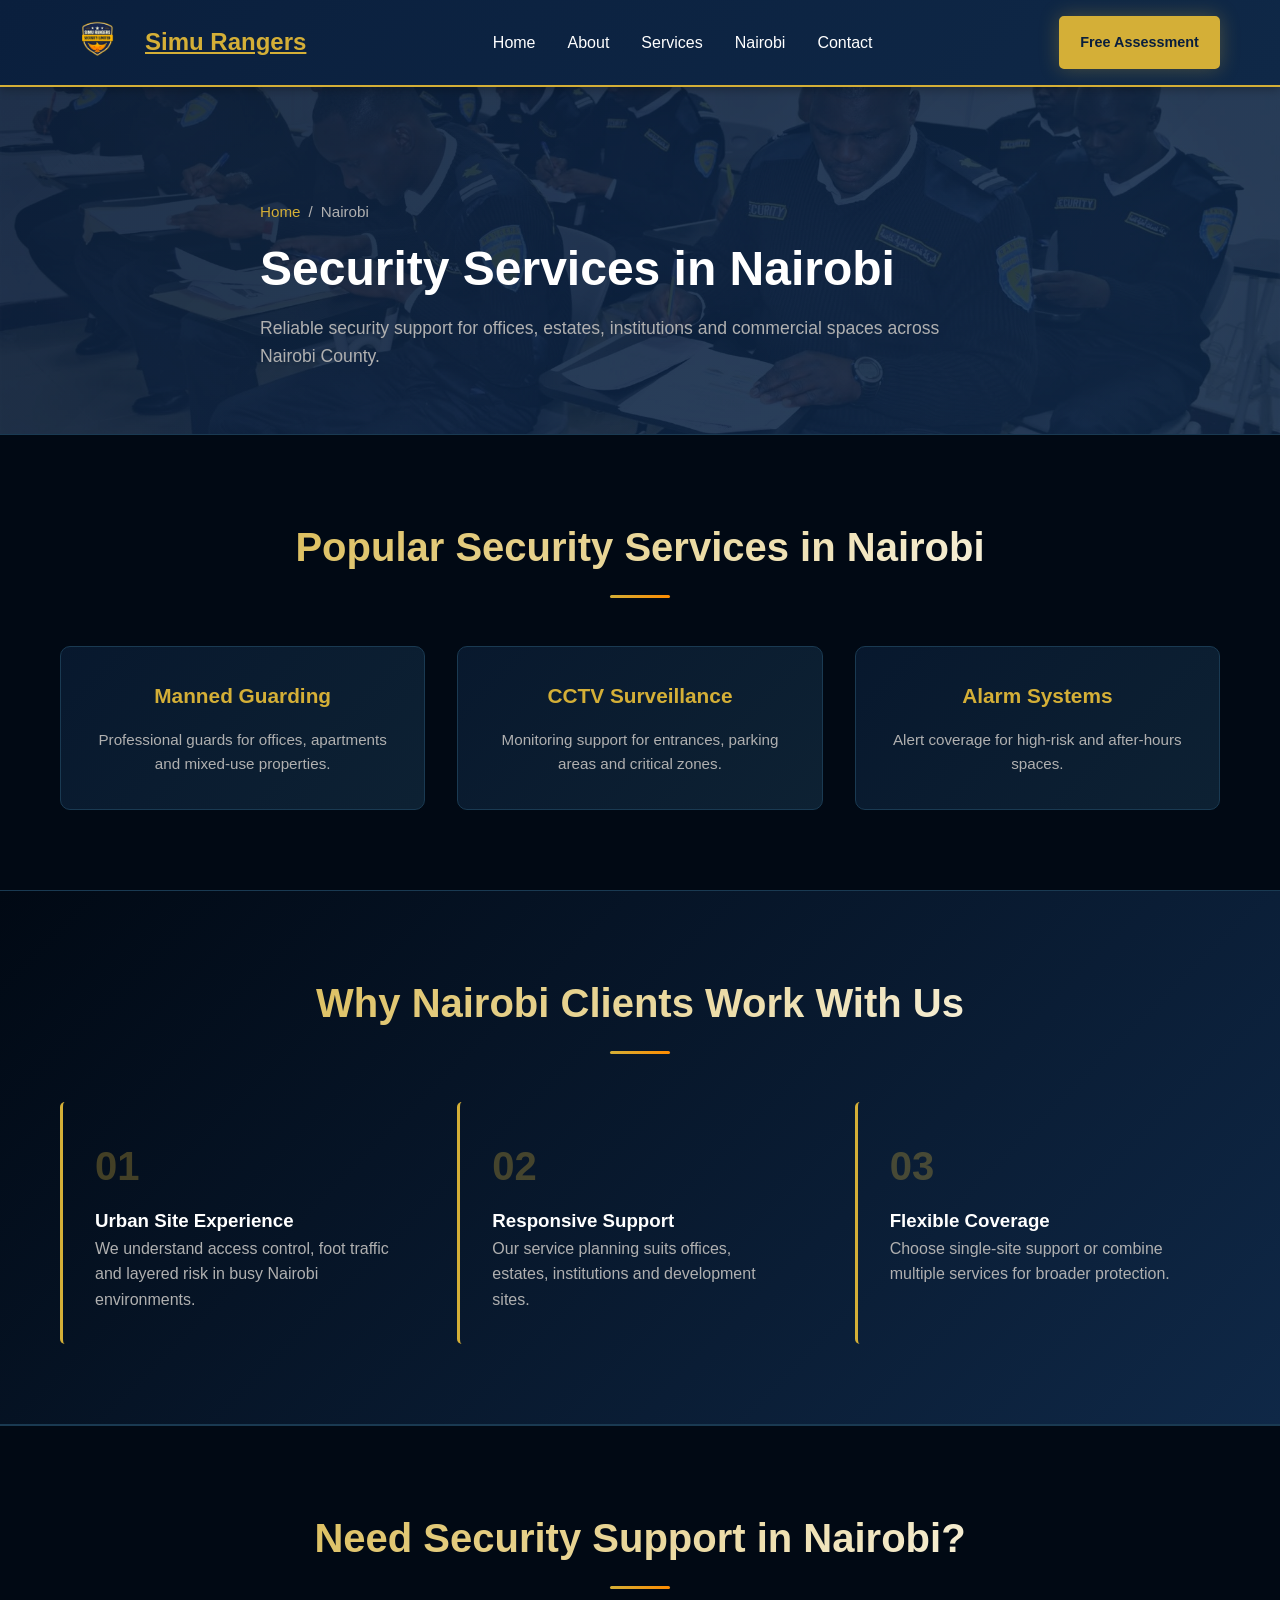
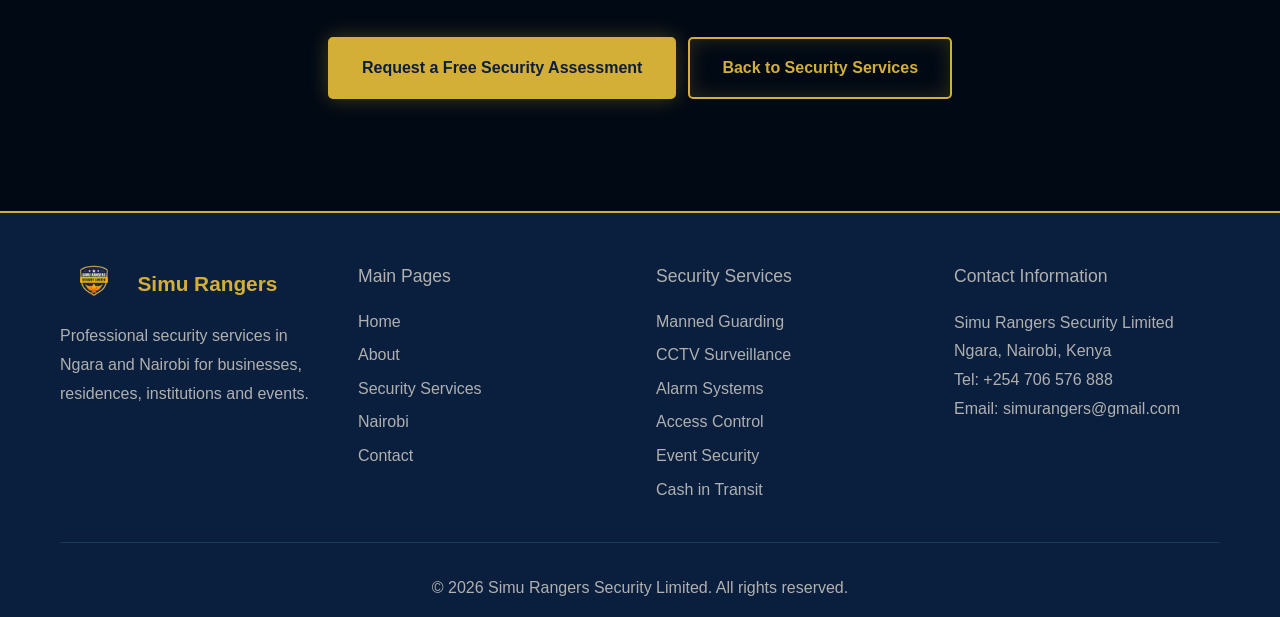
<file: security-services-nairobi/index.html>
<!DOCTYPE html>
<html lang="en">
<head>
    <meta charset="UTF-8">
    <meta name="viewport" content="width=device-width, initial-scale=1.0">
    <title>Security Services in Nairobi | Simu Rangers Security Limited</title>
    <meta name="description" content="Professional security guards and CCTV services in Ngara and Nairobi. Simu Rangers provides reliable, licensed security solutions.">
    <meta name="robots" content="index, follow">
    <link rel="canonical" href="https://www.simurangers.co.ke/security-services-nairobi">
    <link rel="preload" as="image" href="../assets/images/4.png">
    <meta property="og:title" content="Security Services in Nairobi | Simu Rangers Security Limited">
    <meta property="og:description" content="Professional security guards and CCTV services in Ngara and Nairobi. Simu Rangers provides reliable, licensed security solutions.">
    <meta property="og:type" content="website">
    <meta property="og:url" content="https://www.simurangers.co.ke/security-services-nairobi">
    <meta property="og:image" content="https://www.simurangers.co.ke/assets/images/4.png">
    <meta property="og:locale" content="en_KE">
    <script type="application/ld+json">{"@context":"https://schema.org","@type":"SecurityService","name":"Simu Rangers Security Limited","url":"https://www.simurangers.co.ke","logo":"https://www.simurangers.co.ke/assets/images/logo.png","image":"https://www.simurangers.co.ke/assets/images/4.png","description":"Professional security services company based in Ngara, Nairobi.","telephone":"+254706576888","email":"simurangers@gmail.com","address":{"@type":"PostalAddress","streetAddress":"Ngara","addressLocality":"Nairobi","addressCountry":"KE"},"sameAs":[]}</script>
    <link rel="stylesheet" href="../css/style.css">
    <link rel="stylesheet" href="https://cdnjs.cloudflare.com/ajax/libs/font-awesome/6.4.0/css/all.min.css">
</head>
<body>
    <nav class="navbar" aria-label="Primary"><div class="nav-container"><a class="nav-logo" href="../" aria-label="Simu Rangers Security Limited home"><img src="../assets/images/logo.png" alt="Simu Rangers Security Limited logo" class="logo-image" width="75" height="50"><span>Simu Rangers</span></a><ul class="nav-menu"><li><a href="../" class="nav-link">Home</a></li><li><a href="../about/" class="nav-link">About</a></li><li><a href="../security-services/" class="nav-link">Services</a></li><li><a href="./" class="nav-link">Nairobi</a></li><li><a href="../contact/" class="nav-link">Contact</a></li></ul><div class="nav-actions"><a class="btn btn-primary btn-small" href="../contact/">Free Assessment</a><div class="hamburger" aria-label="Open navigation menu" role="button" tabindex="0"><span></span><span></span><span></span></div></div></div></nav>
    <main><section class="page-hero"><div class="container page-hero-content"><div class="breadcrumb"><a href="../">Home</a><span>/</span><span>Nairobi</span></div><h1 class="page-title">Security Services in Nairobi</h1><p class="page-subtitle">Reliable security support for offices, estates, institutions and commercial spaces across Nairobi County.</p></div></section><section class="services page-main"><div class="container"><div class="section-header"><h2>Popular Security Services in Nairobi</h2><div class="header-line"></div></div><div class="services-grid"><article class="service-card"><h3><a class="text-link" href="../security-services/manned-guarding/">Manned Guarding</a></h3><p>Professional guards for offices, apartments and mixed-use properties.</p></article><article class="service-card"><h3><a class="text-link" href="../security-services/cctv-surveillance/">CCTV Surveillance</a></h3><p>Monitoring support for entrances, parking areas and critical zones.</p></article><article class="service-card"><h3><a class="text-link" href="../security-services/alarm-systems/">Alarm Systems</a></h3><p>Alert coverage for high-risk and after-hours spaces.</p></article></div></div></section><section class="why-choose"><div class="container"><div class="section-header"><h2>Why Nairobi Clients Work With Us</h2><div class="header-line"></div></div><div class="features-grid"><article class="feature-item"><div class="feature-number">01</div><h3>Urban Site Experience</h3><p>We understand access control, foot traffic and layered risk in busy Nairobi environments.</p></article><article class="feature-item"><div class="feature-number">02</div><h3>Responsive Support</h3><p>Our service planning suits offices, estates, institutions and development sites.</p></article><article class="feature-item"><div class="feature-number">03</div><h3>Flexible Coverage</h3><p>Choose single-site support or combine multiple services for broader protection.</p></article></div></div></section><section class="contact"><div class="container"><div class="section-header"><h2>Need Security Support in Nairobi?</h2><div class="header-line"></div></div><div class="section-link-row"><a class="btn btn-primary" href="../contact/">Request a Free Security Assessment</a><a class="btn btn-secondary" href="../security-services/">Back to Security Services</a></div></div></section></main>
    <footer class="footer"><div class="container"><div class="footer-content"><div class="footer-section"><div class="footer-logo"><img src="../assets/images/logo.png" alt="Simu Rangers Security Limited footer logo" class="logo-image" width="68" height="45" loading="lazy"><span>Simu Rangers</span></div><p>Professional security services in Ngara and Nairobi for businesses, residences, institutions and events.</p></div><div class="footer-section"><p class="footer-heading">Main Pages</p><ul><li><a href="../">Home</a></li><li><a href="../about/">About</a></li><li><a href="../security-services/">Security Services</a></li><li><a href="./">Nairobi</a></li><li><a href="../contact/">Contact</a></li></ul></div><div class="footer-section"><p class="footer-heading">Security Services</p><ul><li><a href="../security-services/manned-guarding/">Manned Guarding</a></li><li><a href="../security-services/cctv-surveillance/">CCTV Surveillance</a></li><li><a href="../security-services/alarm-systems/">Alarm Systems</a></li><li><a href="../security-services/access-control/">Access Control</a></li><li><a href="../security-services/event-security/">Event Security</a></li><li><a href="../security-services/cash-in-transit/">Cash in Transit</a></li></ul></div><div class="footer-section"><p class="footer-heading">Contact Information</p><address itemscope itemtype="https://schema.org/SecurityService"><span itemprop="name">Simu Rangers Security Limited</span><br><span itemprop="address" itemscope itemtype="https://schema.org/PostalAddress"><span itemprop="streetAddress">Ngara</span>, <span itemprop="addressLocality">Nairobi</span>, <span itemprop="addressCountry">Kenya</span></span><br>Tel: <a href="tel:+254706576888" itemprop="telephone">+254 706 576 888</a><br>Email: <a href="mailto:simurangers@gmail.com" itemprop="email">simurangers@gmail.com</a></address></div></div><div class="footer-bottom"><p>&copy; 2026 Simu Rangers Security Limited. All rights reserved.</p></div></div></footer>
    <script src="../js/script.js" defer></script>
</body>
</html>
</file>
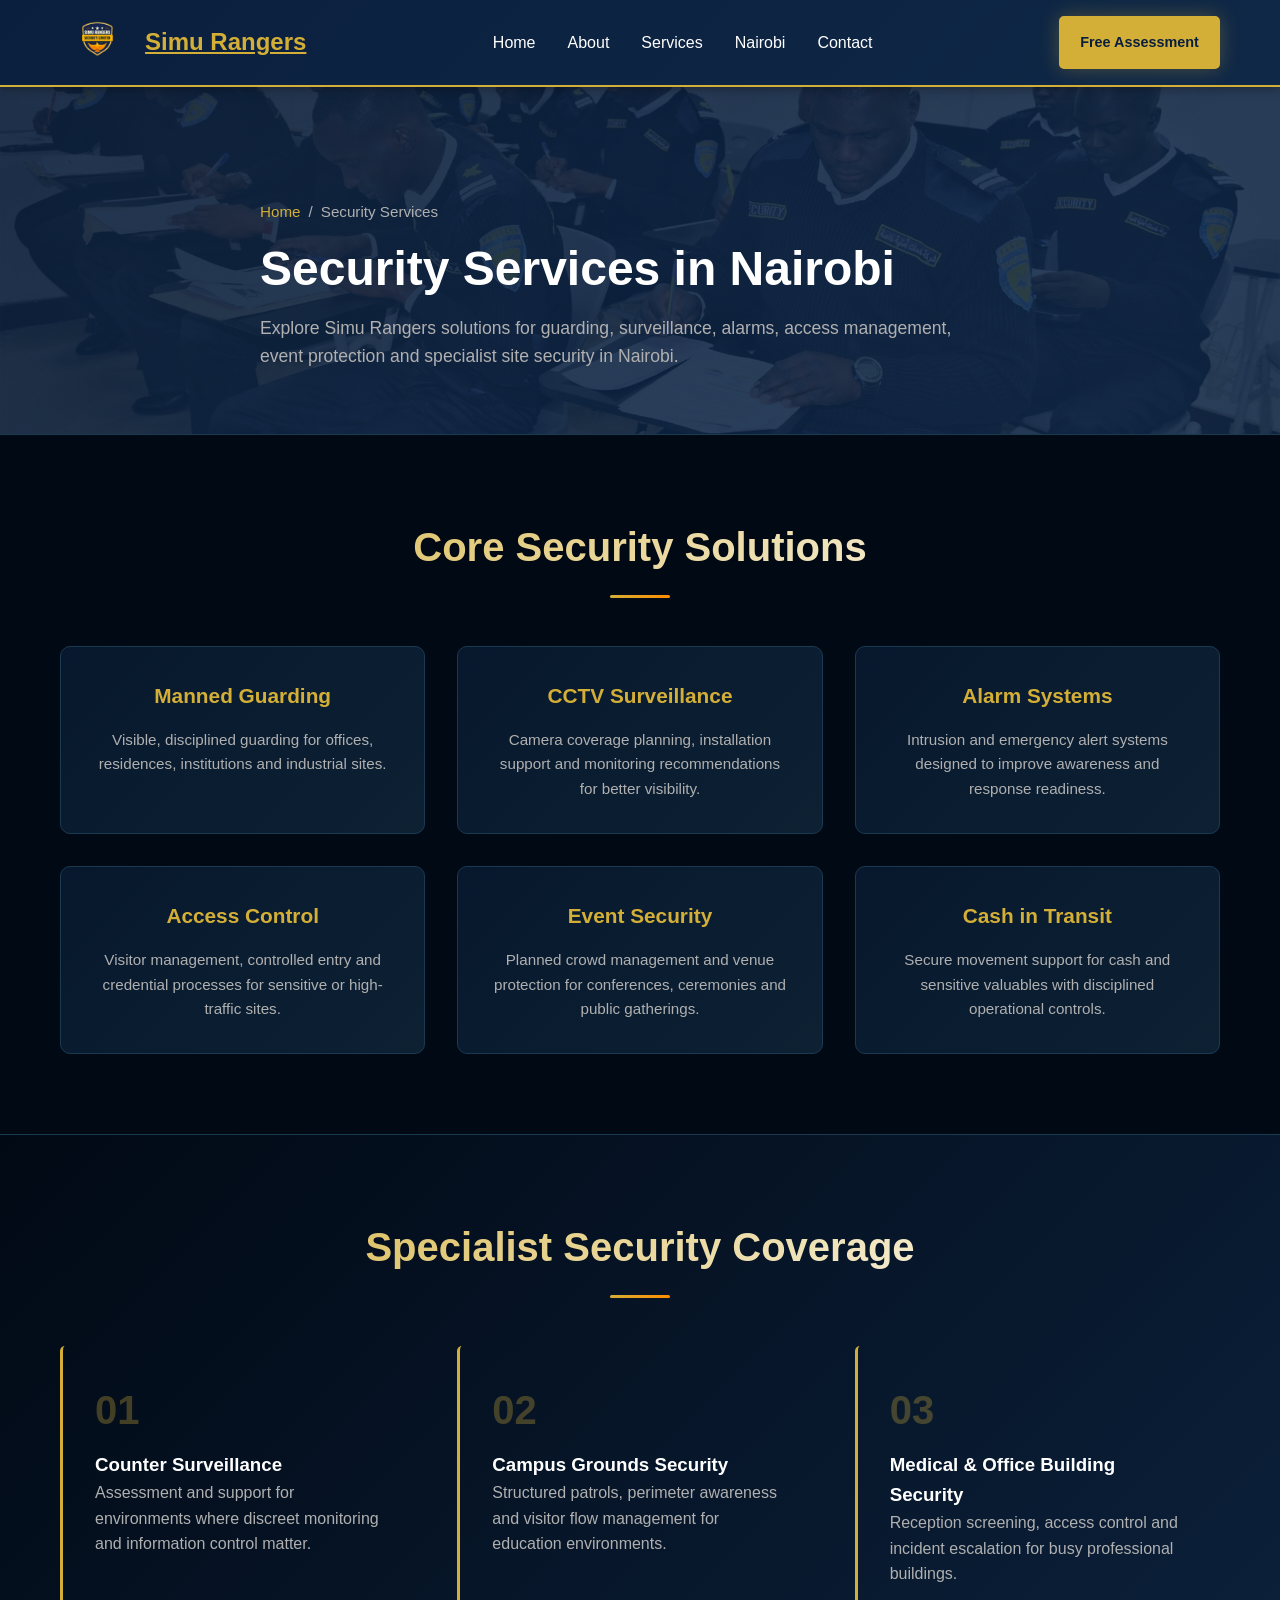
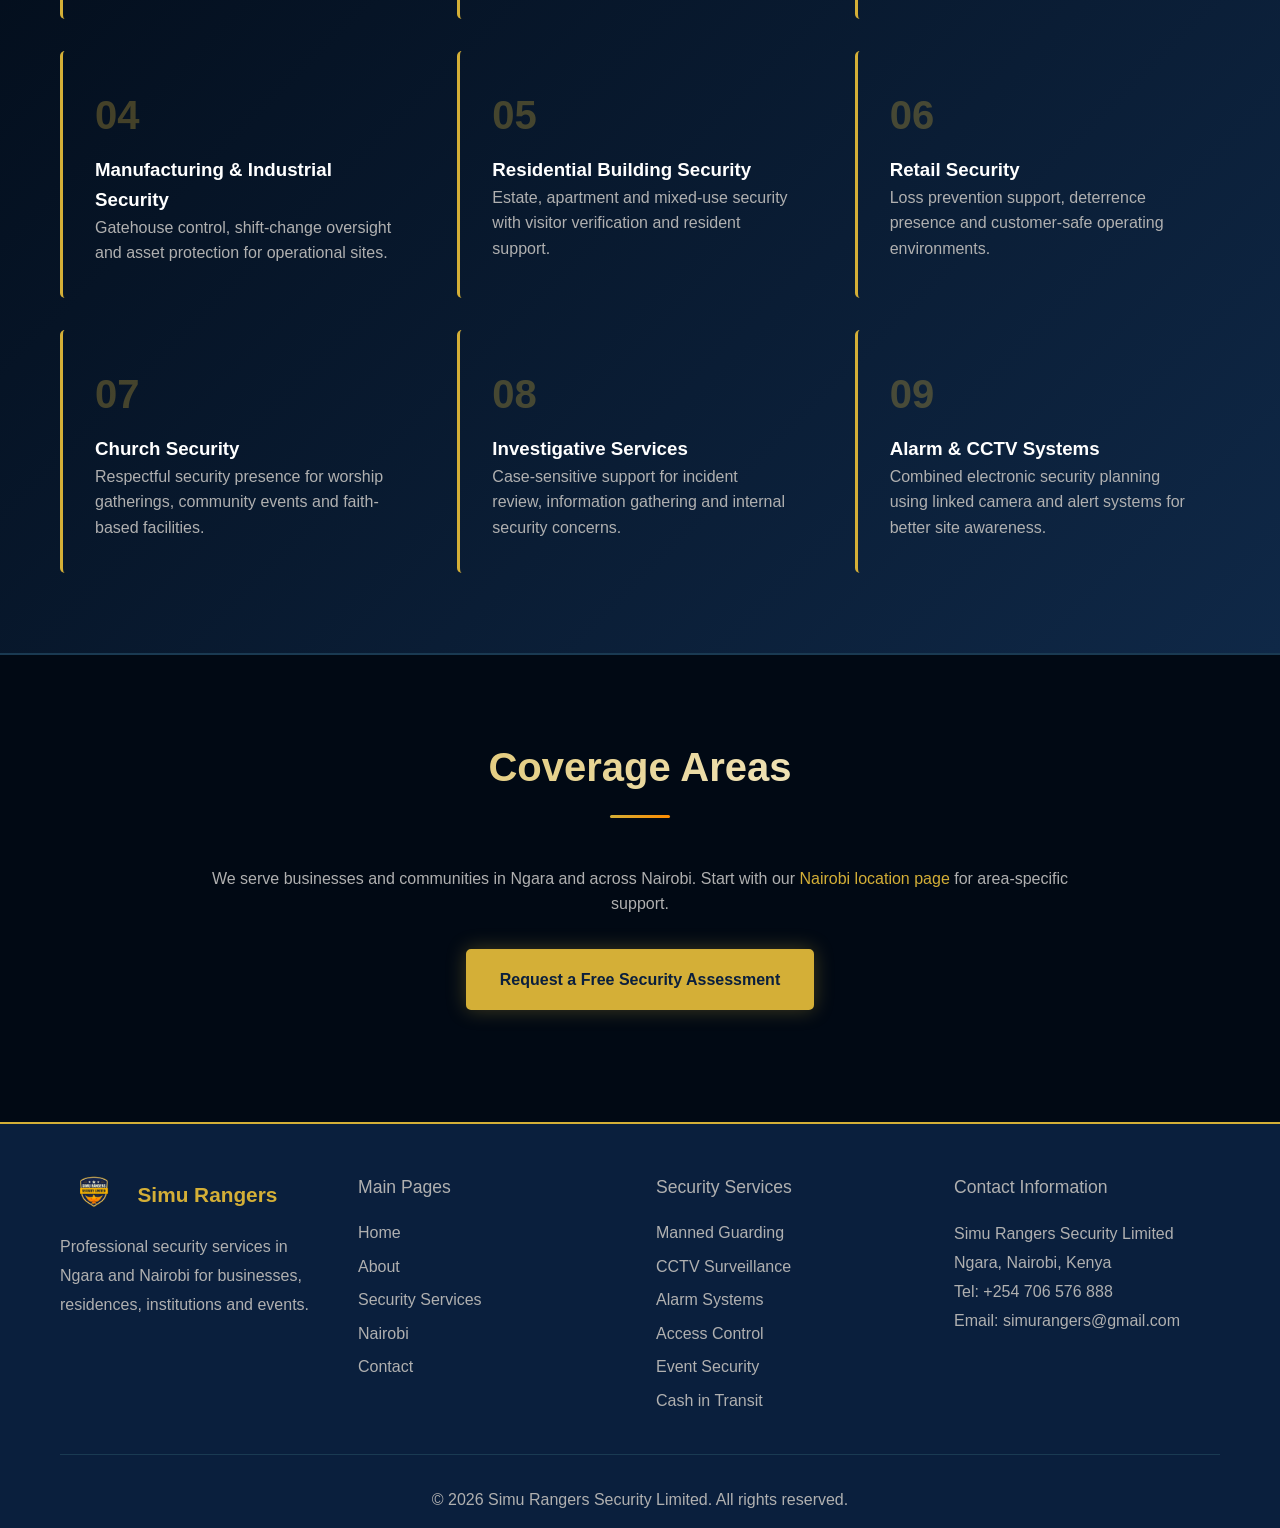
<file: security-services/index.html>
<!DOCTYPE html>
<html lang="en">
<head>
    <meta charset="UTF-8">
    <meta name="viewport" content="width=device-width, initial-scale=1.0">
    <title>Security Services in Nairobi | Guards, CCTV & Alarms | Simu Rangers</title>
    <meta name="description" content="Comprehensive security solutions for businesses, residences and events in Nairobi. Manned guarding, CCTV, alarms and more.">
    <meta name="robots" content="index, follow">
    <link rel="canonical" href="https://www.simurangers.co.ke/security-services">
    <link rel="preload" as="image" href="../assets/images/4.png">
    <meta property="og:title" content="Security Services in Nairobi | Guards, CCTV & Alarms | Simu Rangers">
    <meta property="og:description" content="Comprehensive security solutions for businesses, residences and events in Nairobi. Manned guarding, CCTV, alarms and more.">
    <meta property="og:type" content="website">
    <meta property="og:url" content="https://www.simurangers.co.ke/security-services">
    <meta property="og:image" content="https://www.simurangers.co.ke/assets/images/4.png">
    <meta property="og:locale" content="en_KE">
    <script type="application/ld+json">
    {
      "@context": "https://schema.org",
      "@type": "SecurityService",
      "name": "Simu Rangers Security Limited",
      "url": "https://www.simurangers.co.ke",
      "logo": "https://www.simurangers.co.ke/assets/images/logo.png",
      "image": "https://www.simurangers.co.ke/assets/images/4.png",
      "description": "Professional security services company based in Ngara, Nairobi. Services include manned guarding, CCTV installation, alarm systems, access control and event security.",
      "telephone": "+254706576888",
      "email": "simurangers@gmail.com",
      "address": {
        "@type": "PostalAddress",
        "streetAddress": "Ngara",
        "addressLocality": "Nairobi",
        "addressCountry": "KE"
      },
      "areaServed": [
        "Ngara",
        "Nairobi"
      ],
      "sameAs": []
    }
    </script>
    <link rel="stylesheet" href="../css/style.css">
    <link rel="stylesheet" href="https://cdnjs.cloudflare.com/ajax/libs/font-awesome/6.4.0/css/all.min.css">
</head>
<body>
    <nav class="navbar" aria-label="Primary">
        <div class="nav-container">
            <a class="nav-logo" href="../" aria-label="Simu Rangers Security Limited home">
                <img src="../assets/images/logo.png" alt="Simu Rangers Security Limited logo" class="logo-image" width="75" height="50">
                <span>Simu Rangers</span>
            </a>
            <ul class="nav-menu">
                <li><a href="../" class="nav-link">Home</a></li>
                <li><a href="../about/" class="nav-link">About</a></li>
                <li><a href="./" class="nav-link">Services</a></li>
                <li><a href="../security-services-nairobi/" class="nav-link">Nairobi</a></li>
                
                <li><a href="../contact/" class="nav-link">Contact</a></li>
            </ul>
            <div class="nav-actions">
                <a class="btn btn-primary btn-small" href="../contact/">Free Assessment</a>
                <div class="hamburger" aria-label="Open navigation menu" role="button" tabindex="0">
                    <span></span>
                    <span></span>
                    <span></span>
                </div>
            </div>
        </div>
    </nav>

    <main>
        <section class="page-hero">
            <div class="container page-hero-content">
                <div class="breadcrumb"><a href="../">Home</a><span>/</span><span>Security Services</span></div>
                <h1 class="page-title">Security Services in Nairobi</h1>
                <p class="page-subtitle">Explore Simu Rangers solutions for guarding, surveillance, alarms, access management, event protection and specialist site security in Nairobi.</p>
            </div>
        </section>

        <section class="services page-main">
            <div class="container">
                <div class="section-header">
                    <h2>Core Security Solutions</h2>
                    <div class="header-line"></div>
                </div>
                <div class="services-grid">
                    <article class="service-card" id="manned-guarding">
                        <h3><a class="text-link" href="manned-guarding/">Manned Guarding</a></h3>
                        <p>Visible, disciplined guarding for offices, residences, institutions and industrial sites.</p>
                    </article>
                    <article class="service-card" id="cctv-surveillance">
                        <h3><a class="text-link" href="cctv-surveillance/">CCTV Surveillance</a></h3>
                        <p>Camera coverage planning, installation support and monitoring recommendations for better visibility.</p>
                    </article>
                    <article class="service-card" id="alarm-systems">
                        <h3><a class="text-link" href="alarm-systems/">Alarm Systems</a></h3>
                        <p>Intrusion and emergency alert systems designed to improve awareness and response readiness.</p>
                    </article>
                    <article class="service-card" id="access-control">
                        <h3><a class="text-link" href="access-control/">Access Control</a></h3>
                        <p>Visitor management, controlled entry and credential processes for sensitive or high-traffic sites.</p>
                    </article>
                    <article class="service-card" id="event-security">
                        <h3><a class="text-link" href="event-security/">Event Security</a></h3>
                        <p>Planned crowd management and venue protection for conferences, ceremonies and public gatherings.</p>
                    </article>
                    <article class="service-card" id="cash-in-transit">
                        <h3><a class="text-link" href="cash-in-transit/">Cash in Transit</a></h3>
                        <p>Secure movement support for cash and sensitive valuables with disciplined operational controls.</p>
                    </article>
                </div>
            </div>
        </section>

        <section class="why-choose">
            <div class="container">
                <div class="section-header">
                    <h2>Specialist Security Coverage</h2>
                    <div class="header-line"></div>
                </div>
                <div class="features-grid">
                    <article class="feature-item" id="counter-surveillance">
                        <div class="feature-number">01</div>
                        <h3>Counter Surveillance</h3>
                        <p>Assessment and support for environments where discreet monitoring and information control matter.</p>
                    </article>
                    <article class="feature-item" id="campus-grounds-security">
                        <div class="feature-number">02</div>
                        <h3>Campus Grounds Security</h3>
                        <p>Structured patrols, perimeter awareness and visitor flow management for education environments.</p>
                    </article>
                    <article class="feature-item" id="medical-office-building-security">
                        <div class="feature-number">03</div>
                        <h3>Medical &amp; Office Building Security</h3>
                        <p>Reception screening, access control and incident escalation for busy professional buildings.</p>
                    </article>
                    <article class="feature-item" id="manufacturing-industrial-security">
                        <div class="feature-number">04</div>
                        <h3>Manufacturing &amp; Industrial Security</h3>
                        <p>Gatehouse control, shift-change oversight and asset protection for operational sites.</p>
                    </article>
                    <article class="feature-item" id="residential-building-security">
                        <div class="feature-number">05</div>
                        <h3>Residential Building Security</h3>
                        <p>Estate, apartment and mixed-use security with visitor verification and resident support.</p>
                    </article>
                    <article class="feature-item" id="retail-security">
                        <div class="feature-number">06</div>
                        <h3>Retail Security</h3>
                        <p>Loss prevention support, deterrence presence and customer-safe operating environments.</p>
                    </article>
                    <article class="feature-item" id="church-security">
                        <div class="feature-number">07</div>
                        <h3>Church Security</h3>
                        <p>Respectful security presence for worship gatherings, community events and faith-based facilities.</p>
                    </article>
                    <article class="feature-item" id="investigative-services">
                        <div class="feature-number">08</div>
                        <h3>Investigative Services</h3>
                        <p>Case-sensitive support for incident review, information gathering and internal security concerns.</p>
                    </article>
                    <article class="feature-item" id="alarm-cctv-systems">
                        <div class="feature-number">09</div>
                        <h3>Alarm &amp; CCTV Systems</h3>
                        <p>Combined electronic security planning using linked camera and alert systems for better site awareness.</p>
                    </article>
                </div>
            </div>
        </section>

        <section class="contact">
            <div class="container">
                <div class="section-header">
                    <h2>Coverage Areas</h2>
                    <div class="header-line"></div>
                </div>
                <p class="section-copy">We serve businesses and communities in Ngara and across Nairobi. Start with our <a class="text-link" href="../security-services-nairobi/">Nairobi location page</a> for area-specific support.</p>
                <div class="section-link-row">
                    <a class="btn btn-primary" href="../contact/">Request a Free Security Assessment</a>
                </div>
            </div>
        </section>
    </main>

    <footer class="footer">
        <div class="container">
            <div class="footer-content">
                <div class="footer-section">
                    <div class="footer-logo">
                        <img src="../assets/images/logo.png" alt="Simu Rangers Security Limited footer logo" class="logo-image" width="68" height="45" loading="lazy">
                        <span>Simu Rangers</span>
                    </div>
                    <p>Professional security services in Ngara and Nairobi for businesses, residences, institutions and events.</p>
                </div>
                <div class="footer-section">
                    <p class="footer-heading">Main Pages</p>
                    <ul>
                        <li><a href="../">Home</a></li>
                        <li><a href="../about/">About</a></li>
                        <li><a href="./">Security Services</a></li>
                        <li><a href="../security-services-nairobi/">Nairobi</a></li>
                        
                        <li><a href="../contact/">Contact</a></li>
                    </ul>
                </div>
                <div class="footer-section">
                    <p class="footer-heading">Security Services</p>
                    <ul>
                        <li><a href="manned-guarding/">Manned Guarding</a></li>
                        <li><a href="cctv-surveillance/">CCTV Surveillance</a></li>
                        <li><a href="alarm-systems/">Alarm Systems</a></li>
                        <li><a href="access-control/">Access Control</a></li>
                        <li><a href="event-security/">Event Security</a></li>
                        <li><a href="cash-in-transit/">Cash in Transit</a></li>
                    </ul>
                </div>
                <div class="footer-section">
                    <p class="footer-heading">Contact Information</p>
                    <address itemscope itemtype="https://schema.org/SecurityService">
                        <span itemprop="name">Simu Rangers Security Limited</span><br>
                        <span itemprop="address" itemscope itemtype="https://schema.org/PostalAddress">
                            <span itemprop="streetAddress">Ngara</span>,
                            <span itemprop="addressLocality">Nairobi</span>,
                            <span itemprop="addressCountry">Kenya</span>
                        </span><br>
                        Tel: <a href="tel:+254706576888" itemprop="telephone">+254 706 576 888</a><br>
                        Email: <a href="mailto:simurangers@gmail.com" itemprop="email">simurangers@gmail.com</a>
                    </address>
                </div>
            </div>
            <div class="footer-bottom">
                <p>&copy; 2026 Simu Rangers Security Limited. All rights reserved.</p>
            </div>
        </div>
    </footer>

    <script src="../js/script.js" defer></script>
</body>
</html>
</file>
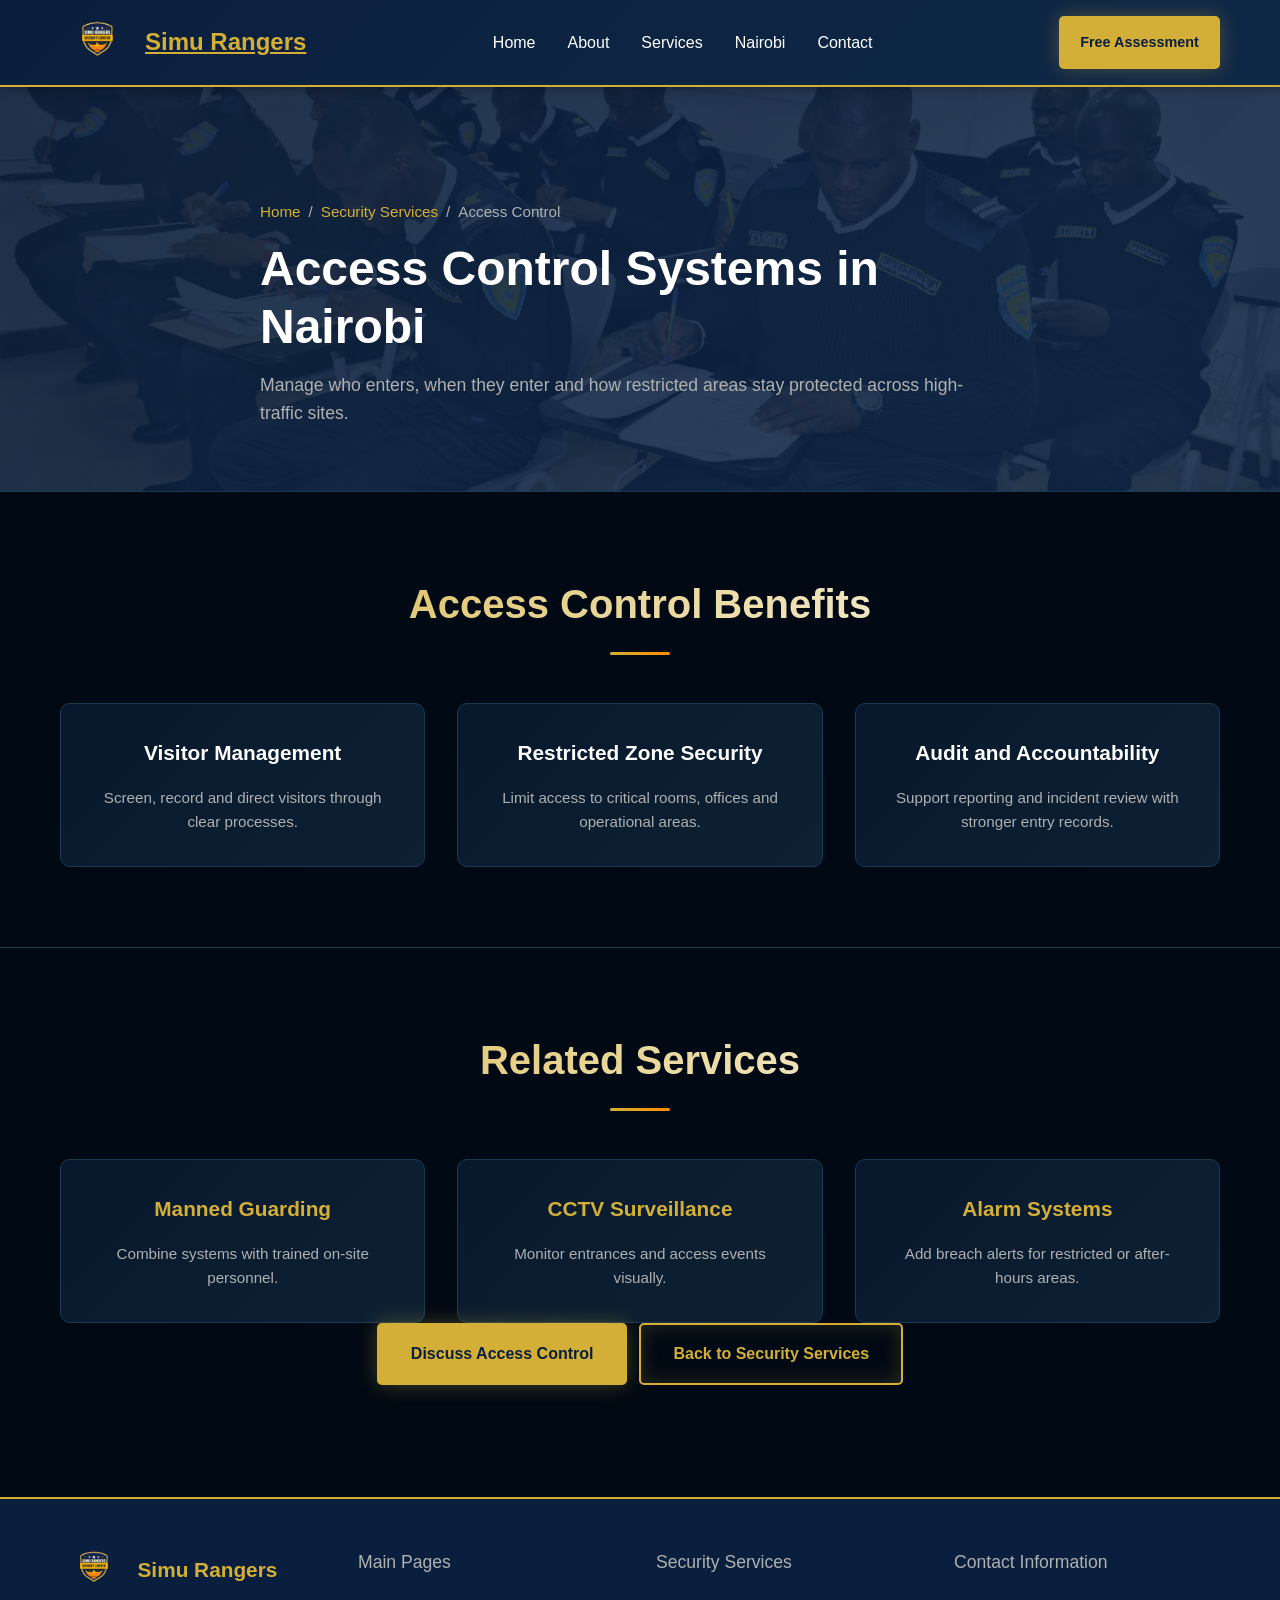
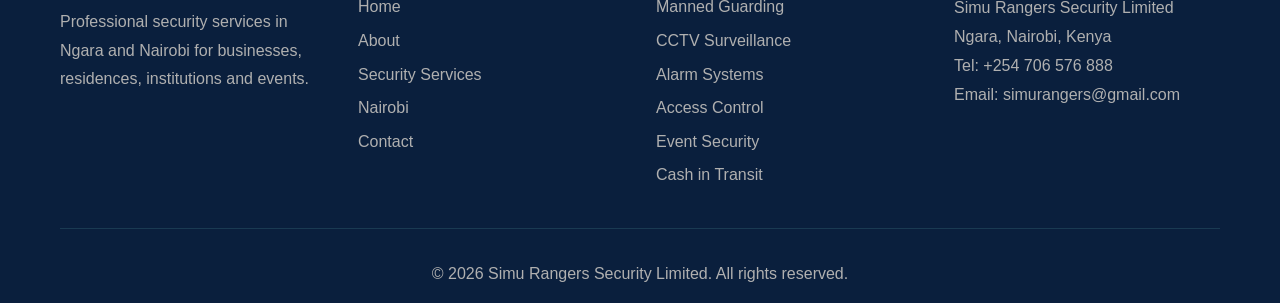
<file: security-services/access-control/index.html>
<!DOCTYPE html>
<html lang="en">
<head>
    <meta charset="UTF-8">
    <meta name="viewport" content="width=device-width, initial-scale=1.0">
    <title>Access Control Systems in Nairobi | Simu Rangers</title>
    <meta name="description" content="Access control services for offices, residences and secure facilities in Nairobi. Speak with Simu Rangers for controlled entry solutions.">
    <meta name="robots" content="index, follow">
    <link rel="canonical" href="https://www.simurangers.co.ke/security-services/access-control">
    <link rel="preload" as="image" href="../../assets/images/4.png">
    <meta property="og:title" content="Access Control Systems in Nairobi | Simu Rangers">
    <meta property="og:description" content="Access control services for offices, residences and secure facilities in Nairobi. Speak with Simu Rangers for controlled entry solutions.">
    <meta property="og:type" content="website">
    <meta property="og:url" content="https://www.simurangers.co.ke/security-services/access-control">
    <meta property="og:image" content="https://www.simurangers.co.ke/assets/images/4.png">
    <meta property="og:locale" content="en_KE">
    <script type="application/ld+json">{"@context":"https://schema.org","@type":"SecurityService","name":"Simu Rangers Security Limited","url":"https://www.simurangers.co.ke","logo":"https://www.simurangers.co.ke/assets/images/logo.png","image":"https://www.simurangers.co.ke/assets/images/4.png","description":"Professional security services company based in Ngara, Nairobi.","telephone":"+254706576888","email":"simurangers@gmail.com","address":{"@type":"PostalAddress","streetAddress":"Ngara","addressLocality":"Nairobi","addressCountry":"KE"},"sameAs":[]}</script>
    <link rel="stylesheet" href="../../css/style.css">
    <link rel="stylesheet" href="https://cdnjs.cloudflare.com/ajax/libs/font-awesome/6.4.0/css/all.min.css">
</head>
<body>
    <nav class="navbar" aria-label="Primary"><div class="nav-container"><a class="nav-logo" href="../../" aria-label="Simu Rangers Security Limited home"><img src="../../assets/images/logo.png" alt="Simu Rangers Security Limited logo" class="logo-image" width="75" height="50"><span>Simu Rangers</span></a><ul class="nav-menu"><li><a href="../../" class="nav-link">Home</a></li><li><a href="../../about/" class="nav-link">About</a></li><li><a href="../" class="nav-link">Services</a></li><li><a href="../../security-services-nairobi/" class="nav-link">Nairobi</a></li><li><a href="../../contact/" class="nav-link">Contact</a></li></ul><div class="nav-actions"><a class="btn btn-primary btn-small" href="../../contact/">Free Assessment</a><div class="hamburger" aria-label="Open navigation menu" role="button" tabindex="0"><span></span><span></span><span></span></div></div></div></nav>
    <main><section class="page-hero"><div class="container page-hero-content"><div class="breadcrumb"><a href="../../">Home</a><span>/</span><a href="../">Security Services</a><span>/</span><span>Access Control</span></div><h1 class="page-title">Access Control Systems in Nairobi</h1><p class="page-subtitle">Manage who enters, when they enter and how restricted areas stay protected across high-traffic sites.</p></div></section><section class="services page-main"><div class="container"><div class="section-header"><h2>Access Control Benefits</h2><div class="header-line"></div></div><div class="services-grid"><article class="service-card"><h3>Visitor Management</h3><p>Screen, record and direct visitors through clear processes.</p></article><article class="service-card"><h3>Restricted Zone Security</h3><p>Limit access to critical rooms, offices and operational areas.</p></article><article class="service-card"><h3>Audit and Accountability</h3><p>Support reporting and incident review with stronger entry records.</p></article></div></div></section><section class="contact"><div class="container"><div class="section-header"><h2>Related Services</h2><div class="header-line"></div></div><div class="services-grid"><article class="service-card"><h3><a class="text-link" href="../manned-guarding/">Manned Guarding</a></h3><p>Combine systems with trained on-site personnel.</p></article><article class="service-card"><h3><a class="text-link" href="../cctv-surveillance/">CCTV Surveillance</a></h3><p>Monitor entrances and access events visually.</p></article><article class="service-card"><h3><a class="text-link" href="../alarm-systems/">Alarm Systems</a></h3><p>Add breach alerts for restricted or after-hours areas.</p></article></div><div class="section-link-row"><a class="btn btn-primary" href="../../contact/">Discuss Access Control</a><a class="btn btn-secondary" href="../">Back to Security Services</a></div></div></section></main>
    <footer class="footer"><div class="container"><div class="footer-content"><div class="footer-section"><div class="footer-logo"><img src="../../assets/images/logo.png" alt="Simu Rangers Security Limited footer logo" class="logo-image" width="68" height="45" loading="lazy"><span>Simu Rangers</span></div><p>Professional security services in Ngara and Nairobi for businesses, residences, institutions and events.</p></div><div class="footer-section"><p class="footer-heading">Main Pages</p><ul><li><a href="../../">Home</a></li><li><a href="../../about/">About</a></li><li><a href="../">Security Services</a></li><li><a href="../../security-services-nairobi/">Nairobi</a></li><li><a href="../../contact/">Contact</a></li></ul></div><div class="footer-section"><p class="footer-heading">Security Services</p><ul><li><a href="../manned-guarding/">Manned Guarding</a></li><li><a href="../cctv-surveillance/">CCTV Surveillance</a></li><li><a href="../alarm-systems/">Alarm Systems</a></li><li><a href="./">Access Control</a></li><li><a href="../event-security/">Event Security</a></li><li><a href="../cash-in-transit/">Cash in Transit</a></li></ul></div><div class="footer-section"><p class="footer-heading">Contact Information</p><address itemscope itemtype="https://schema.org/SecurityService"><span itemprop="name">Simu Rangers Security Limited</span><br><span itemprop="address" itemscope itemtype="https://schema.org/PostalAddress"><span itemprop="streetAddress">Ngara</span>, <span itemprop="addressLocality">Nairobi</span>, <span itemprop="addressCountry">Kenya</span></span><br>Tel: <a href="tel:+254706576888" itemprop="telephone">+254 706 576 888</a><br>Email: <a href="mailto:simurangers@gmail.com" itemprop="email">simurangers@gmail.com</a></address></div></div><div class="footer-bottom"><p>&copy; 2026 Simu Rangers Security Limited. All rights reserved.</p></div></div></footer>
    <script src="../../js/script.js" defer></script>
</body>
</html>
</file>
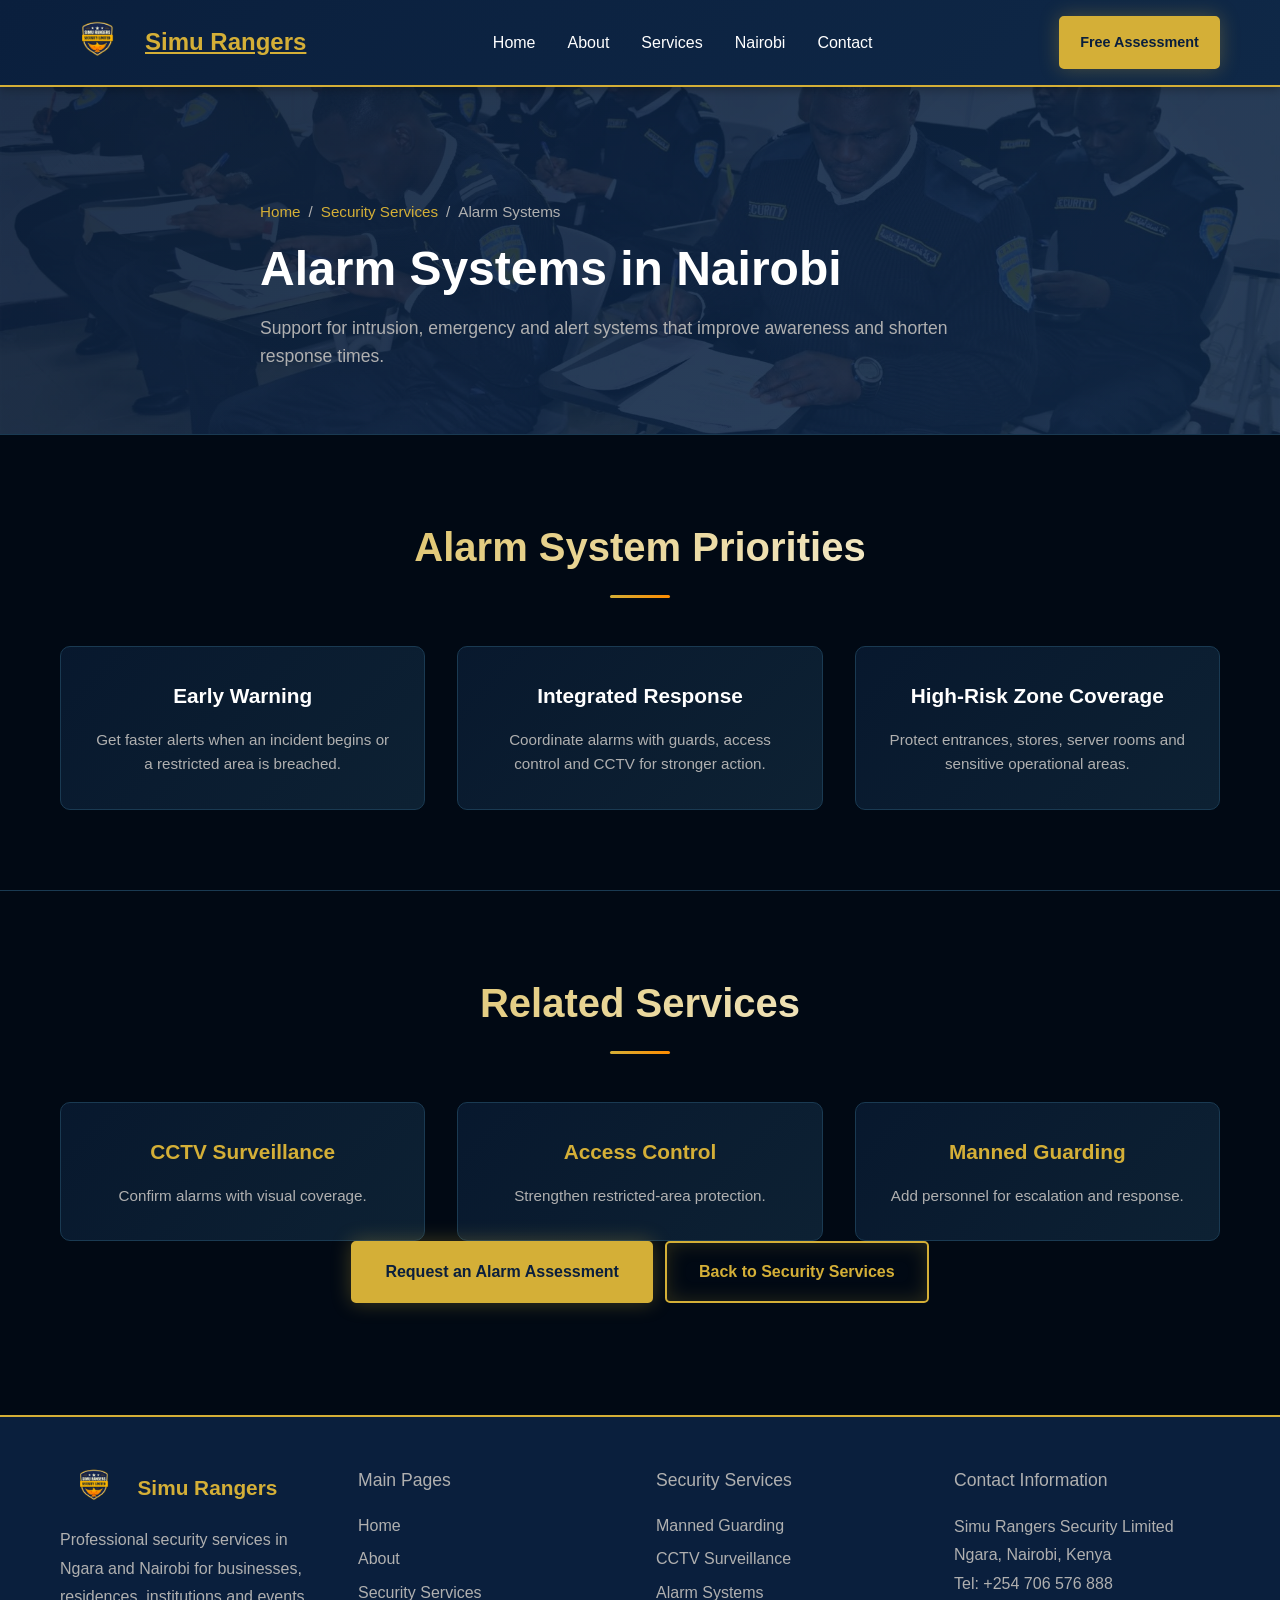
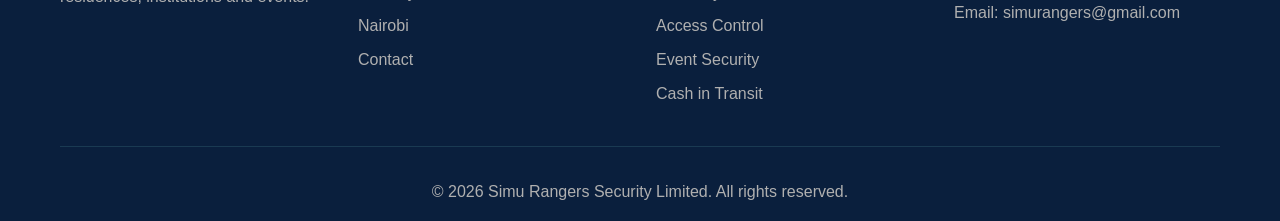
<file: security-services/alarm-systems/index.html>
<!DOCTYPE html>
<html lang="en">
<head>
    <meta charset="UTF-8">
    <meta name="viewport" content="width=device-width, initial-scale=1.0">
    <title>Alarm Systems in Nairobi | Simu Rangers</title>
    <meta name="description" content="Alarm system support for businesses, residences and institutions in Nairobi. Contact Simu Rangers for responsive site protection.">
    <meta name="robots" content="index, follow">
    <link rel="canonical" href="https://www.simurangers.co.ke/security-services/alarm-systems">
    <link rel="preload" as="image" href="../../assets/images/4.png">
    <meta property="og:title" content="Alarm Systems in Nairobi | Simu Rangers">
    <meta property="og:description" content="Alarm system support for businesses, residences and institutions in Nairobi. Contact Simu Rangers for responsive site protection.">
    <meta property="og:type" content="website">
    <meta property="og:url" content="https://www.simurangers.co.ke/security-services/alarm-systems">
    <meta property="og:image" content="https://www.simurangers.co.ke/assets/images/4.png">
    <meta property="og:locale" content="en_KE">
    <script type="application/ld+json">{"@context":"https://schema.org","@type":"SecurityService","name":"Simu Rangers Security Limited","url":"https://www.simurangers.co.ke","logo":"https://www.simurangers.co.ke/assets/images/logo.png","image":"https://www.simurangers.co.ke/assets/images/4.png","description":"Professional security services company based in Ngara, Nairobi.","telephone":"+254706576888","email":"simurangers@gmail.com","address":{"@type":"PostalAddress","streetAddress":"Ngara","addressLocality":"Nairobi","addressCountry":"KE"},"sameAs":[]}</script>
    <link rel="stylesheet" href="../../css/style.css">
    <link rel="stylesheet" href="https://cdnjs.cloudflare.com/ajax/libs/font-awesome/6.4.0/css/all.min.css">
</head>
<body>
    <nav class="navbar" aria-label="Primary"><div class="nav-container"><a class="nav-logo" href="../../" aria-label="Simu Rangers Security Limited home"><img src="../../assets/images/logo.png" alt="Simu Rangers Security Limited logo" class="logo-image" width="75" height="50"><span>Simu Rangers</span></a><ul class="nav-menu"><li><a href="../../" class="nav-link">Home</a></li><li><a href="../../about/" class="nav-link">About</a></li><li><a href="../" class="nav-link">Services</a></li><li><a href="../../security-services-nairobi/" class="nav-link">Nairobi</a></li><li><a href="../../contact/" class="nav-link">Contact</a></li></ul><div class="nav-actions"><a class="btn btn-primary btn-small" href="../../contact/">Free Assessment</a><div class="hamburger" aria-label="Open navigation menu" role="button" tabindex="0"><span></span><span></span><span></span></div></div></div></nav>
    <main><section class="page-hero"><div class="container page-hero-content"><div class="breadcrumb"><a href="../../">Home</a><span>/</span><a href="../">Security Services</a><span>/</span><span>Alarm Systems</span></div><h1 class="page-title">Alarm Systems in Nairobi</h1><p class="page-subtitle">Support for intrusion, emergency and alert systems that improve awareness and shorten response times.</p></div></section><section class="services page-main"><div class="container"><div class="section-header"><h2>Alarm System Priorities</h2><div class="header-line"></div></div><div class="services-grid"><article class="service-card"><h3>Early Warning</h3><p>Get faster alerts when an incident begins or a restricted area is breached.</p></article><article class="service-card"><h3>Integrated Response</h3><p>Coordinate alarms with guards, access control and CCTV for stronger action.</p></article><article class="service-card"><h3>High-Risk Zone Coverage</h3><p>Protect entrances, stores, server rooms and sensitive operational areas.</p></article></div></div></section><section class="contact"><div class="container"><div class="section-header"><h2>Related Services</h2><div class="header-line"></div></div><div class="services-grid"><article class="service-card"><h3><a class="text-link" href="../cctv-surveillance/">CCTV Surveillance</a></h3><p>Confirm alarms with visual coverage.</p></article><article class="service-card"><h3><a class="text-link" href="../access-control/">Access Control</a></h3><p>Strengthen restricted-area protection.</p></article><article class="service-card"><h3><a class="text-link" href="../manned-guarding/">Manned Guarding</a></h3><p>Add personnel for escalation and response.</p></article></div><div class="section-link-row"><a class="btn btn-primary" href="../../contact/">Request an Alarm Assessment</a><a class="btn btn-secondary" href="../">Back to Security Services</a></div></div></section></main>
    <footer class="footer"><div class="container"><div class="footer-content"><div class="footer-section"><div class="footer-logo"><img src="../../assets/images/logo.png" alt="Simu Rangers Security Limited footer logo" class="logo-image" width="68" height="45" loading="lazy"><span>Simu Rangers</span></div><p>Professional security services in Ngara and Nairobi for businesses, residences, institutions and events.</p></div><div class="footer-section"><p class="footer-heading">Main Pages</p><ul><li><a href="../../">Home</a></li><li><a href="../../about/">About</a></li><li><a href="../">Security Services</a></li><li><a href="../../security-services-nairobi/">Nairobi</a></li><li><a href="../../contact/">Contact</a></li></ul></div><div class="footer-section"><p class="footer-heading">Security Services</p><ul><li><a href="../manned-guarding/">Manned Guarding</a></li><li><a href="../cctv-surveillance/">CCTV Surveillance</a></li><li><a href="./">Alarm Systems</a></li><li><a href="../access-control/">Access Control</a></li><li><a href="../event-security/">Event Security</a></li><li><a href="../cash-in-transit/">Cash in Transit</a></li></ul></div><div class="footer-section"><p class="footer-heading">Contact Information</p><address itemscope itemtype="https://schema.org/SecurityService"><span itemprop="name">Simu Rangers Security Limited</span><br><span itemprop="address" itemscope itemtype="https://schema.org/PostalAddress"><span itemprop="streetAddress">Ngara</span>, <span itemprop="addressLocality">Nairobi</span>, <span itemprop="addressCountry">Kenya</span></span><br>Tel: <a href="tel:+254706576888" itemprop="telephone">+254 706 576 888</a><br>Email: <a href="mailto:simurangers@gmail.com" itemprop="email">simurangers@gmail.com</a></address></div></div><div class="footer-bottom"><p>&copy; 2026 Simu Rangers Security Limited. All rights reserved.</p></div></div></footer>
    <script src="../../js/script.js" defer></script>
</body>
</html>
</file>
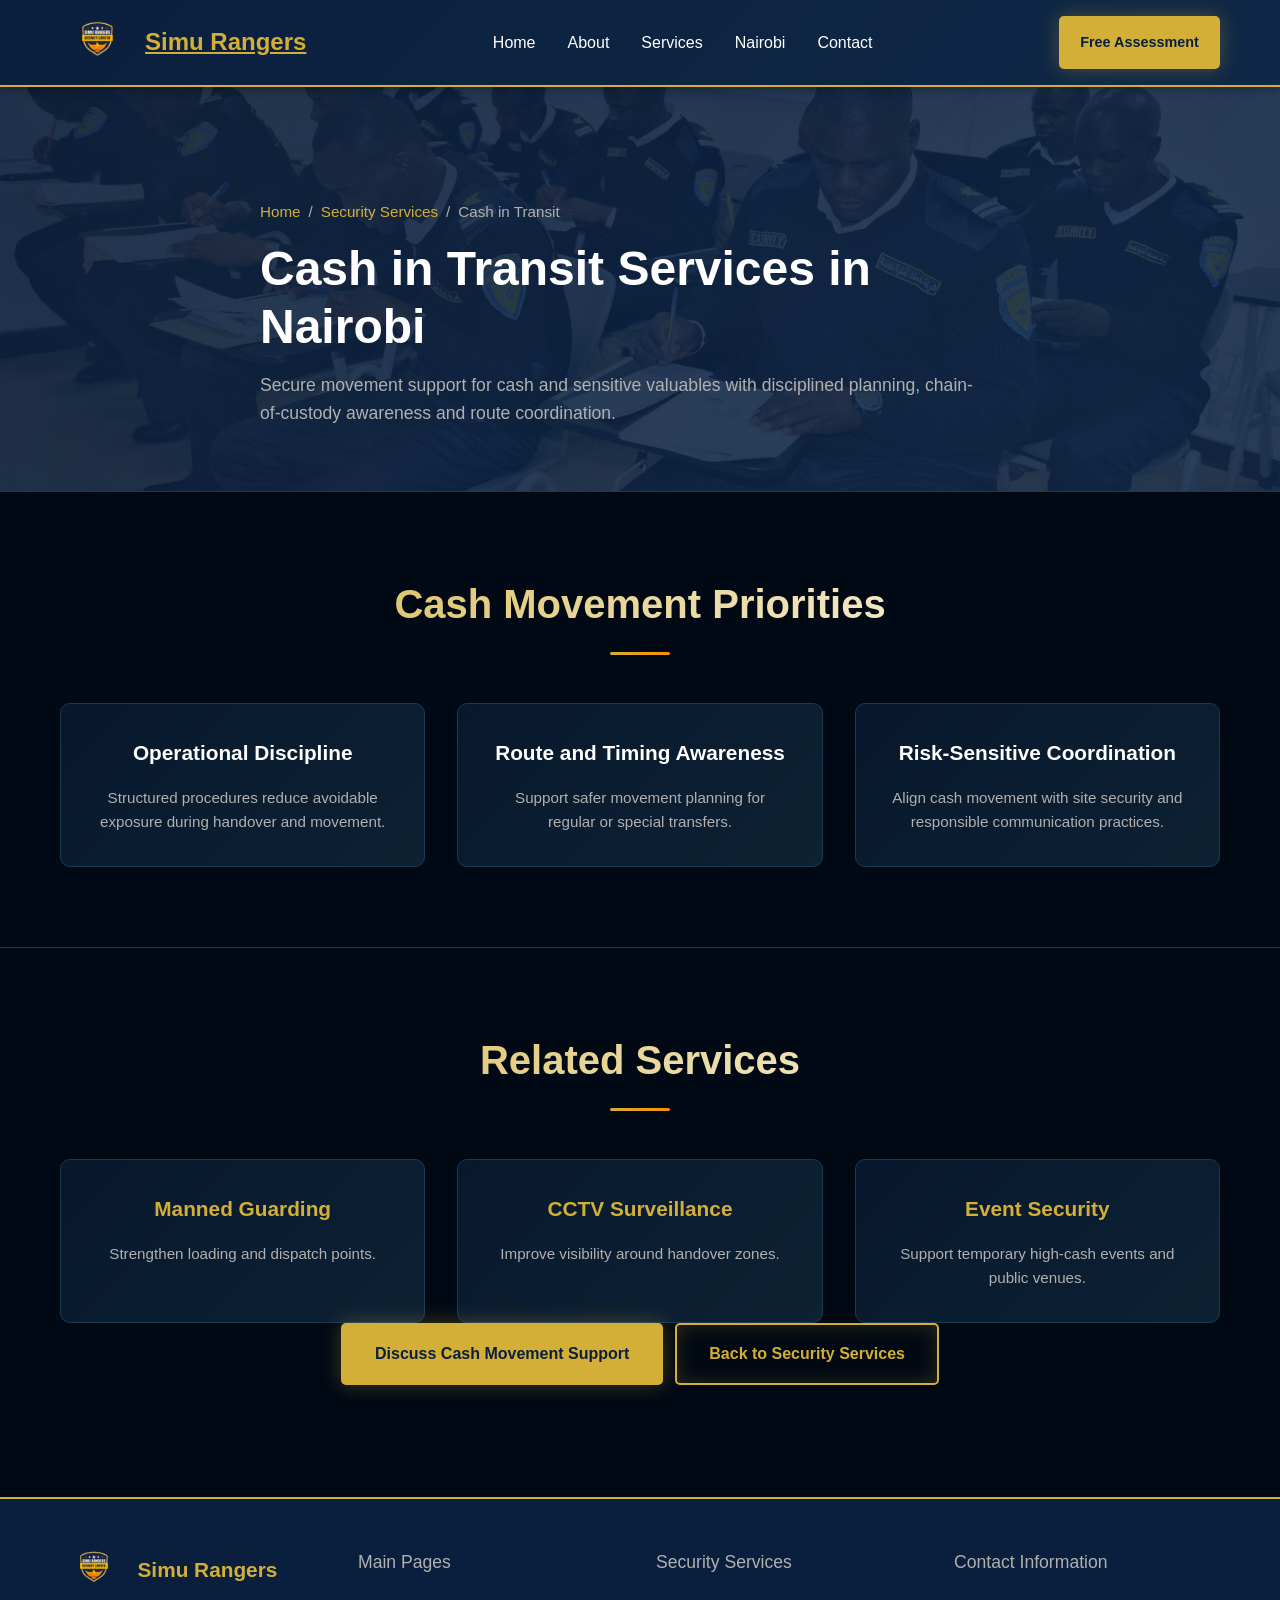
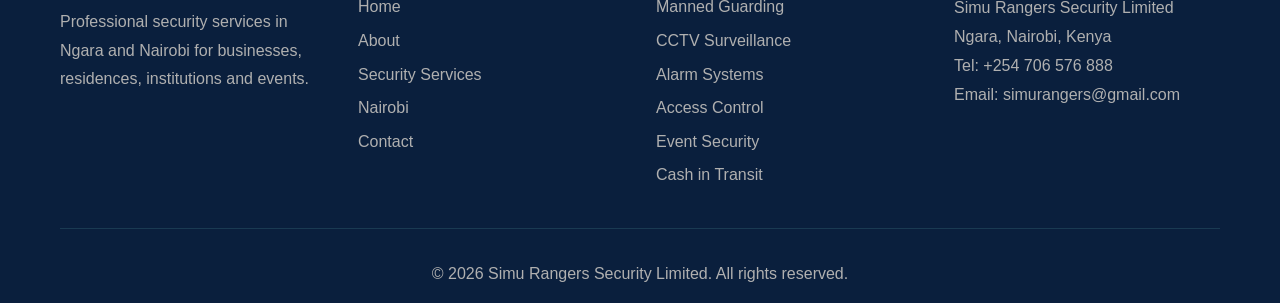
<file: security-services/cash-in-transit/index.html>
<!DOCTYPE html>
<html lang="en">
<head>
    <meta charset="UTF-8">
    <meta name="viewport" content="width=device-width, initial-scale=1.0">
    <title>Cash in Transit Services in Nairobi | Simu Rangers</title>
    <meta name="description" content="Cash in transit services for businesses and institutions in Nairobi. Contact Simu Rangers for secure cash movement support.">
    <meta name="robots" content="index, follow">
    <link rel="canonical" href="https://www.simurangers.co.ke/security-services/cash-in-transit">
    <link rel="preload" as="image" href="../../assets/images/4.png">
    <meta property="og:title" content="Cash in Transit Services in Nairobi | Simu Rangers">
    <meta property="og:description" content="Cash in transit services for businesses and institutions in Nairobi. Contact Simu Rangers for secure cash movement support.">
    <meta property="og:type" content="website">
    <meta property="og:url" content="https://www.simurangers.co.ke/security-services/cash-in-transit">
    <meta property="og:image" content="https://www.simurangers.co.ke/assets/images/4.png">
    <meta property="og:locale" content="en_KE">
    <script type="application/ld+json">{"@context":"https://schema.org","@type":"SecurityService","name":"Simu Rangers Security Limited","url":"https://www.simurangers.co.ke","logo":"https://www.simurangers.co.ke/assets/images/logo.png","image":"https://www.simurangers.co.ke/assets/images/4.png","description":"Professional security services company based in Ngara, Nairobi.","telephone":"+254706576888","email":"simurangers@gmail.com","address":{"@type":"PostalAddress","streetAddress":"Ngara","addressLocality":"Nairobi","addressCountry":"KE"},"sameAs":[]}</script>
    <link rel="stylesheet" href="../../css/style.css">
    <link rel="stylesheet" href="https://cdnjs.cloudflare.com/ajax/libs/font-awesome/6.4.0/css/all.min.css">
</head>
<body>
    <nav class="navbar" aria-label="Primary"><div class="nav-container"><a class="nav-logo" href="../../" aria-label="Simu Rangers Security Limited home"><img src="../../assets/images/logo.png" alt="Simu Rangers Security Limited logo" class="logo-image" width="75" height="50"><span>Simu Rangers</span></a><ul class="nav-menu"><li><a href="../../" class="nav-link">Home</a></li><li><a href="../../about/" class="nav-link">About</a></li><li><a href="../" class="nav-link">Services</a></li><li><a href="../../security-services-nairobi/" class="nav-link">Nairobi</a></li><li><a href="../../contact/" class="nav-link">Contact</a></li></ul><div class="nav-actions"><a class="btn btn-primary btn-small" href="../../contact/">Free Assessment</a><div class="hamburger" aria-label="Open navigation menu" role="button" tabindex="0"><span></span><span></span><span></span></div></div></div></nav>
    <main><section class="page-hero"><div class="container page-hero-content"><div class="breadcrumb"><a href="../../">Home</a><span>/</span><a href="../">Security Services</a><span>/</span><span>Cash in Transit</span></div><h1 class="page-title">Cash in Transit Services in Nairobi</h1><p class="page-subtitle">Secure movement support for cash and sensitive valuables with disciplined planning, chain-of-custody awareness and route coordination.</p></div></section><section class="services page-main"><div class="container"><div class="section-header"><h2>Cash Movement Priorities</h2><div class="header-line"></div></div><div class="services-grid"><article class="service-card"><h3>Operational Discipline</h3><p>Structured procedures reduce avoidable exposure during handover and movement.</p></article><article class="service-card"><h3>Route and Timing Awareness</h3><p>Support safer movement planning for regular or special transfers.</p></article><article class="service-card"><h3>Risk-Sensitive Coordination</h3><p>Align cash movement with site security and responsible communication practices.</p></article></div></div></section><section class="contact"><div class="container"><div class="section-header"><h2>Related Services</h2><div class="header-line"></div></div><div class="services-grid"><article class="service-card"><h3><a class="text-link" href="../manned-guarding/">Manned Guarding</a></h3><p>Strengthen loading and dispatch points.</p></article><article class="service-card"><h3><a class="text-link" href="../cctv-surveillance/">CCTV Surveillance</a></h3><p>Improve visibility around handover zones.</p></article><article class="service-card"><h3><a class="text-link" href="../event-security/">Event Security</a></h3><p>Support temporary high-cash events and public venues.</p></article></div><div class="section-link-row"><a class="btn btn-primary" href="../../contact/">Discuss Cash Movement Support</a><a class="btn btn-secondary" href="../">Back to Security Services</a></div></div></section></main>
    <footer class="footer"><div class="container"><div class="footer-content"><div class="footer-section"><div class="footer-logo"><img src="../../assets/images/logo.png" alt="Simu Rangers Security Limited footer logo" class="logo-image" width="68" height="45" loading="lazy"><span>Simu Rangers</span></div><p>Professional security services in Ngara and Nairobi for businesses, residences, institutions and events.</p></div><div class="footer-section"><p class="footer-heading">Main Pages</p><ul><li><a href="../../">Home</a></li><li><a href="../../about/">About</a></li><li><a href="../">Security Services</a></li><li><a href="../../security-services-nairobi/">Nairobi</a></li><li><a href="../../contact/">Contact</a></li></ul></div><div class="footer-section"><p class="footer-heading">Security Services</p><ul><li><a href="../manned-guarding/">Manned Guarding</a></li><li><a href="../cctv-surveillance/">CCTV Surveillance</a></li><li><a href="../alarm-systems/">Alarm Systems</a></li><li><a href="../access-control/">Access Control</a></li><li><a href="../event-security/">Event Security</a></li><li><a href="./">Cash in Transit</a></li></ul></div><div class="footer-section"><p class="footer-heading">Contact Information</p><address itemscope itemtype="https://schema.org/SecurityService"><span itemprop="name">Simu Rangers Security Limited</span><br><span itemprop="address" itemscope itemtype="https://schema.org/PostalAddress"><span itemprop="streetAddress">Ngara</span>, <span itemprop="addressLocality">Nairobi</span>, <span itemprop="addressCountry">Kenya</span></span><br>Tel: <a href="tel:+254706576888" itemprop="telephone">+254 706 576 888</a><br>Email: <a href="mailto:simurangers@gmail.com" itemprop="email">simurangers@gmail.com</a></address></div></div><div class="footer-bottom"><p>&copy; 2026 Simu Rangers Security Limited. All rights reserved.</p></div></div></footer>
    <script src="../../js/script.js" defer></script>
</body>
</html>
</file>
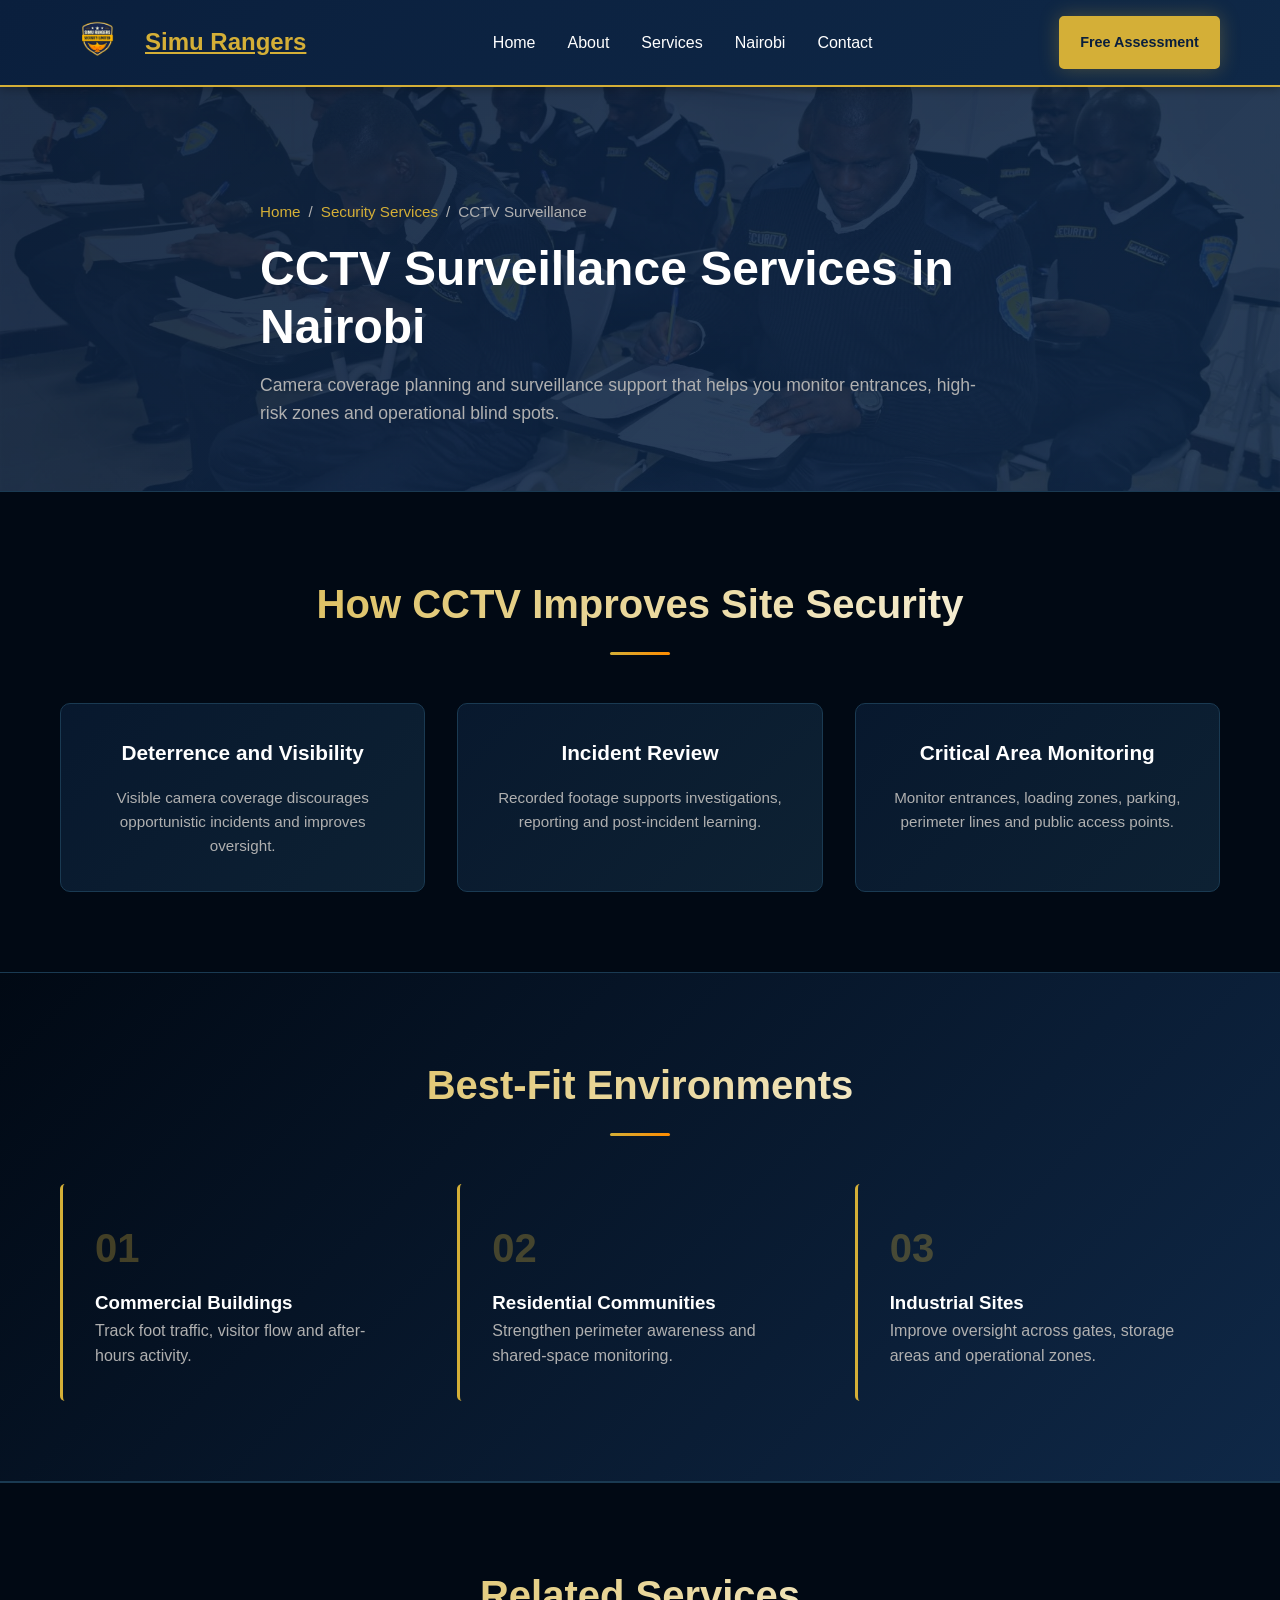
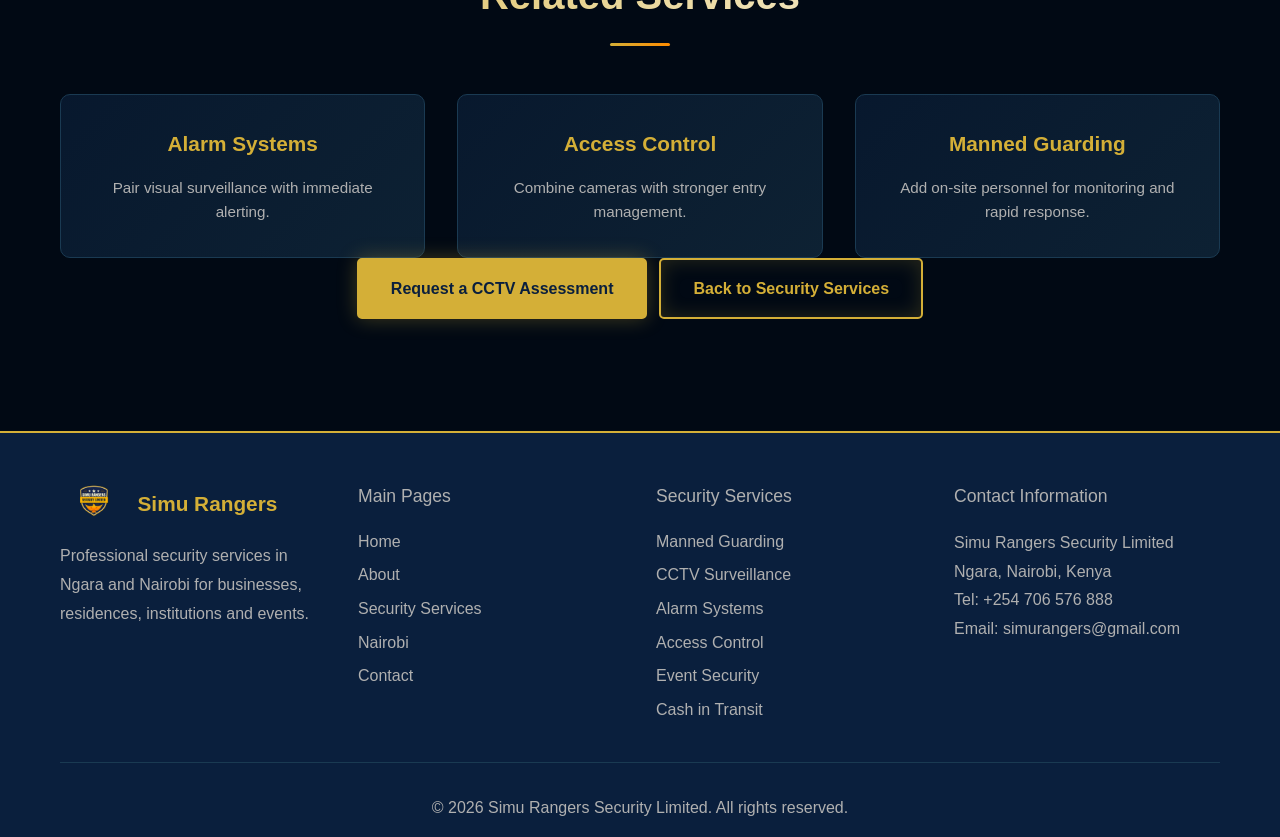
<file: security-services/cctv-surveillance/index.html>
<!DOCTYPE html>
<html lang="en">
<head>
    <meta charset="UTF-8">
    <meta name="viewport" content="width=device-width, initial-scale=1.0">
    <title>CCTV Surveillance Services in Nairobi | Simu Rangers</title>
    <meta name="description" content="Professional CCTV surveillance services for businesses, residences and institutions in Nairobi. Contact Simu Rangers for better site visibility.">
    <meta name="robots" content="index, follow">
    <link rel="canonical" href="https://www.simurangers.co.ke/security-services/cctv-surveillance">
    <link rel="preload" as="image" href="../../assets/images/4.png">
    <meta property="og:title" content="CCTV Surveillance Services in Nairobi | Simu Rangers">
    <meta property="og:description" content="Professional CCTV surveillance services for businesses, residences and institutions in Nairobi. Contact Simu Rangers for better site visibility.">
    <meta property="og:type" content="website">
    <meta property="og:url" content="https://www.simurangers.co.ke/security-services/cctv-surveillance">
    <meta property="og:image" content="https://www.simurangers.co.ke/assets/images/4.png">
    <meta property="og:locale" content="en_KE">
    <script type="application/ld+json">
    {
      "@context": "https://schema.org",
      "@type": "SecurityService",
      "name": "Simu Rangers Security Limited",
      "url": "https://www.simurangers.co.ke",
      "logo": "https://www.simurangers.co.ke/assets/images/logo.png",
      "image": "https://www.simurangers.co.ke/assets/images/4.png",
      "description": "Professional security services company based in Ngara, Nairobi. Services include manned guarding, CCTV installation, alarm systems, access control and event security.",
      "telephone": "+254706576888",
      "email": "simurangers@gmail.com",
      "address": {
        "@type": "PostalAddress",
        "streetAddress": "Ngara",
        "addressLocality": "Nairobi",
        "addressCountry": "KE"
      },
      "sameAs": []
    }
    </script>
    <link rel="stylesheet" href="../../css/style.css">
    <link rel="stylesheet" href="https://cdnjs.cloudflare.com/ajax/libs/font-awesome/6.4.0/css/all.min.css">
</head>
<body>
    <nav class="navbar" aria-label="Primary">
        <div class="nav-container">
            <a class="nav-logo" href="../../" aria-label="Simu Rangers Security Limited home">
                <img src="../../assets/images/logo.png" alt="Simu Rangers Security Limited logo" class="logo-image" width="75" height="50">
                <span>Simu Rangers</span>
            </a>
            <ul class="nav-menu">
                <li><a href="../../" class="nav-link">Home</a></li>
                <li><a href="../../about/" class="nav-link">About</a></li>
                <li><a href="../" class="nav-link">Services</a></li>
                <li><a href="../../security-services-nairobi/" class="nav-link">Nairobi</a></li>
                
                <li><a href="../../contact/" class="nav-link">Contact</a></li>
            </ul>
            <div class="nav-actions">
                <a class="btn btn-primary btn-small" href="../../contact/">Free Assessment</a>
                <div class="hamburger" aria-label="Open navigation menu" role="button" tabindex="0"><span></span><span></span><span></span></div>
            </div>
        </div>
    </nav>
    <main>
        <section class="page-hero">
            <div class="container page-hero-content">
                <div class="breadcrumb"><a href="../../">Home</a><span>/</span><a href="../">Security Services</a><span>/</span><span>CCTV Surveillance</span></div>
                <h1 class="page-title">CCTV Surveillance Services in Nairobi</h1>
                <p class="page-subtitle">Camera coverage planning and surveillance support that helps you monitor entrances, high-risk zones and operational blind spots.</p>
            </div>
        </section>
        <section class="services page-main">
            <div class="container">
                <div class="section-header"><h2>How CCTV Improves Site Security</h2><div class="header-line"></div></div>
                <div class="services-grid">
                    <article class="service-card"><h3>Deterrence and Visibility</h3><p>Visible camera coverage discourages opportunistic incidents and improves oversight.</p></article>
                    <article class="service-card"><h3>Incident Review</h3><p>Recorded footage supports investigations, reporting and post-incident learning.</p></article>
                    <article class="service-card"><h3>Critical Area Monitoring</h3><p>Monitor entrances, loading zones, parking, perimeter lines and public access points.</p></article>
                </div>
            </div>
        </section>
        <section class="why-choose">
            <div class="container">
                <div class="section-header"><h2>Best-Fit Environments</h2><div class="header-line"></div></div>
                <div class="features-grid">
                    <article class="feature-item"><div class="feature-number">01</div><h3>Commercial Buildings</h3><p>Track foot traffic, visitor flow and after-hours activity.</p></article>
                    <article class="feature-item"><div class="feature-number">02</div><h3>Residential Communities</h3><p>Strengthen perimeter awareness and shared-space monitoring.</p></article>
                    <article class="feature-item"><div class="feature-number">03</div><h3>Industrial Sites</h3><p>Improve oversight across gates, storage areas and operational zones.</p></article>
                </div>
            </div>
        </section>
        <section class="contact">
            <div class="container">
                <div class="section-header"><h2>Related Services</h2><div class="header-line"></div></div>
                <div class="services-grid">
                    <article class="service-card"><h3><a class="text-link" href="../alarm-systems/">Alarm Systems</a></h3><p>Pair visual surveillance with immediate alerting.</p></article>
                    <article class="service-card"><h3><a class="text-link" href="../access-control/">Access Control</a></h3><p>Combine cameras with stronger entry management.</p></article>
                    <article class="service-card"><h3><a class="text-link" href="../manned-guarding/">Manned Guarding</a></h3><p>Add on-site personnel for monitoring and rapid response.</p></article>
                </div>
                <div class="section-link-row">
                    <a class="btn btn-primary" href="../../contact/">Request a CCTV Assessment</a>
                    <a class="btn btn-secondary" href="../">Back to Security Services</a>
                </div>
            </div>
        </section>
    </main>
    <footer class="footer"><div class="container"><div class="footer-content"><div class="footer-section"><div class="footer-logo"><img src="../../assets/images/logo.png" alt="Simu Rangers Security Limited footer logo" class="logo-image" width="68" height="45" loading="lazy"><span>Simu Rangers</span></div><p>Professional security services in Ngara and Nairobi for businesses, residences, institutions and events.</p></div><div class="footer-section"><p class="footer-heading">Main Pages</p><ul><li><a href="../../">Home</a></li><li><a href="../../about/">About</a></li><li><a href="../">Security Services</a></li><li><a href="../../security-services-nairobi/">Nairobi</a></li><li><a href="../../contact/">Contact</a></li></ul></div><div class="footer-section"><p class="footer-heading">Security Services</p><ul><li><a href="../manned-guarding/">Manned Guarding</a></li><li><a href="./">CCTV Surveillance</a></li><li><a href="../alarm-systems/">Alarm Systems</a></li><li><a href="../access-control/">Access Control</a></li><li><a href="../event-security/">Event Security</a></li><li><a href="../cash-in-transit/">Cash in Transit</a></li></ul></div><div class="footer-section"><p class="footer-heading">Contact Information</p><address itemscope itemtype="https://schema.org/SecurityService"><span itemprop="name">Simu Rangers Security Limited</span><br><span itemprop="address" itemscope itemtype="https://schema.org/PostalAddress"><span itemprop="streetAddress">Ngara</span>, <span itemprop="addressLocality">Nairobi</span>, <span itemprop="addressCountry">Kenya</span></span><br>Tel: <a href="tel:+254706576888" itemprop="telephone">+254 706 576 888</a><br>Email: <a href="mailto:simurangers@gmail.com" itemprop="email">simurangers@gmail.com</a></address></div></div><div class="footer-bottom"><p>&copy; 2026 Simu Rangers Security Limited. All rights reserved.</p></div></div></footer>
    <script src="../../js/script.js" defer></script>
</body>
</html>
</file>
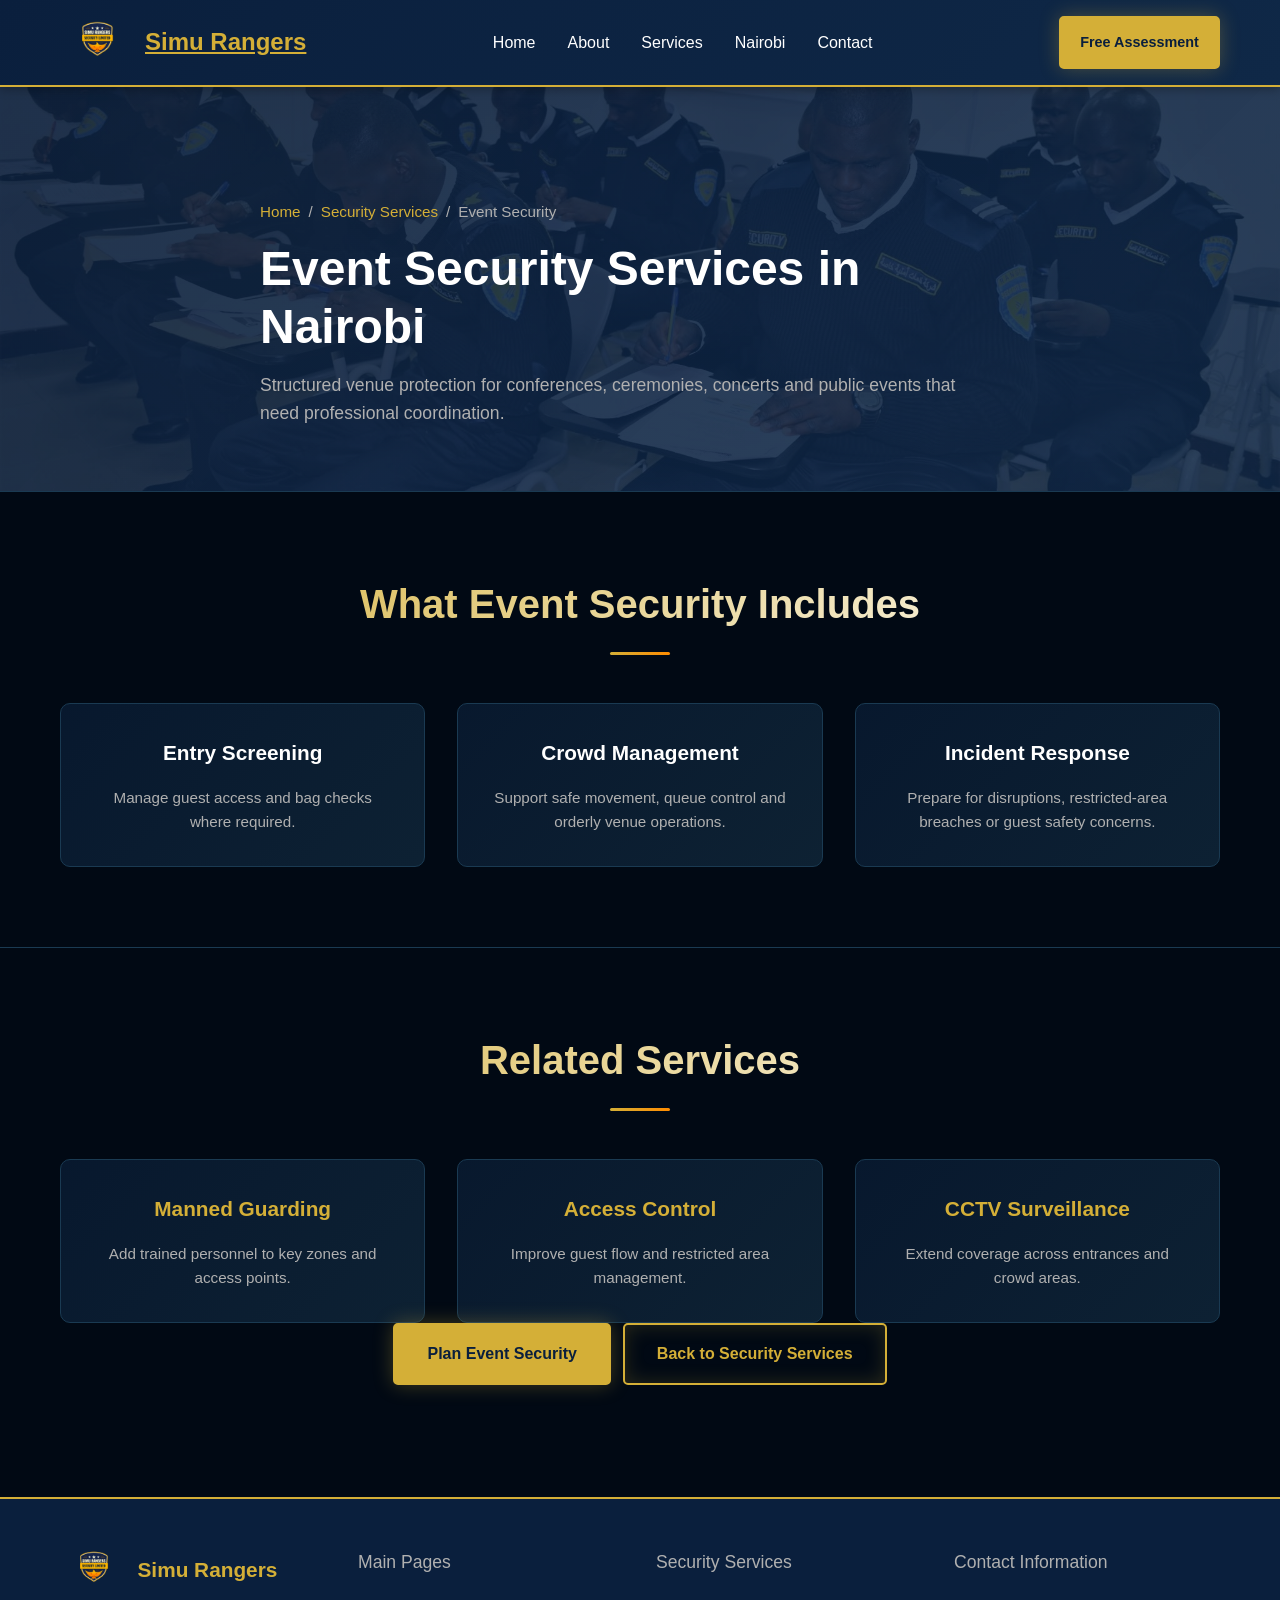
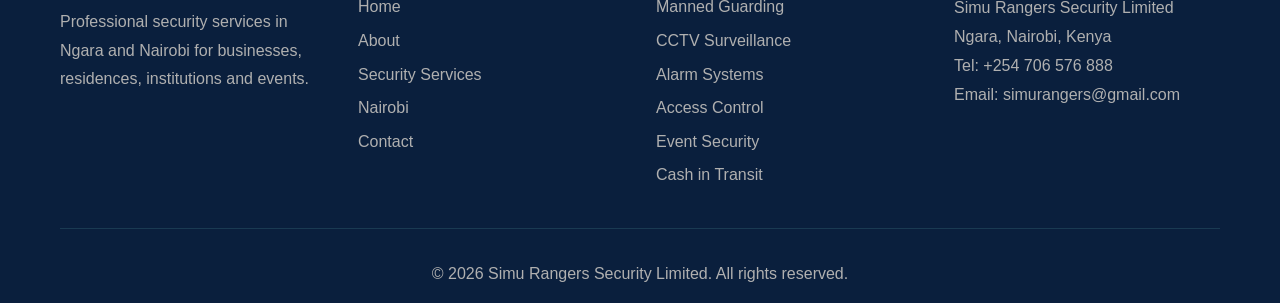
<file: security-services/event-security/index.html>
<!DOCTYPE html>
<html lang="en">
<head>
    <meta charset="UTF-8">
    <meta name="viewport" content="width=device-width, initial-scale=1.0">
    <title>Event Security Services in Nairobi | Simu Rangers</title>
    <meta name="description" content="Event security for conferences, ceremonies and public gatherings in Nairobi. Contact Simu Rangers for crowd and venue protection.">
    <meta name="robots" content="index, follow">
    <link rel="canonical" href="https://www.simurangers.co.ke/security-services/event-security">
    <link rel="preload" as="image" href="../../assets/images/4.png">
    <meta property="og:title" content="Event Security Services in Nairobi | Simu Rangers">
    <meta property="og:description" content="Event security for conferences, ceremonies and public gatherings in Nairobi. Contact Simu Rangers for crowd and venue protection.">
    <meta property="og:type" content="website">
    <meta property="og:url" content="https://www.simurangers.co.ke/security-services/event-security">
    <meta property="og:image" content="https://www.simurangers.co.ke/assets/images/4.png">
    <meta property="og:locale" content="en_KE">
    <script type="application/ld+json">{"@context":"https://schema.org","@type":"SecurityService","name":"Simu Rangers Security Limited","url":"https://www.simurangers.co.ke","logo":"https://www.simurangers.co.ke/assets/images/logo.png","image":"https://www.simurangers.co.ke/assets/images/4.png","description":"Professional security services company based in Ngara, Nairobi.","telephone":"+254706576888","email":"simurangers@gmail.com","address":{"@type":"PostalAddress","streetAddress":"Ngara","addressLocality":"Nairobi","addressCountry":"KE"},"sameAs":[]}</script>
    <link rel="stylesheet" href="../../css/style.css">
    <link rel="stylesheet" href="https://cdnjs.cloudflare.com/ajax/libs/font-awesome/6.4.0/css/all.min.css">
</head>
<body>
    <nav class="navbar" aria-label="Primary"><div class="nav-container"><a class="nav-logo" href="../../" aria-label="Simu Rangers Security Limited home"><img src="../../assets/images/logo.png" alt="Simu Rangers Security Limited logo" class="logo-image" width="75" height="50"><span>Simu Rangers</span></a><ul class="nav-menu"><li><a href="../../" class="nav-link">Home</a></li><li><a href="../../about/" class="nav-link">About</a></li><li><a href="../" class="nav-link">Services</a></li><li><a href="../../security-services-nairobi/" class="nav-link">Nairobi</a></li><li><a href="../../contact/" class="nav-link">Contact</a></li></ul><div class="nav-actions"><a class="btn btn-primary btn-small" href="../../contact/">Free Assessment</a><div class="hamburger" aria-label="Open navigation menu" role="button" tabindex="0"><span></span><span></span><span></span></div></div></div></nav>
    <main><section class="page-hero"><div class="container page-hero-content"><div class="breadcrumb"><a href="../../">Home</a><span>/</span><a href="../">Security Services</a><span>/</span><span>Event Security</span></div><h1 class="page-title">Event Security Services in Nairobi</h1><p class="page-subtitle">Structured venue protection for conferences, ceremonies, concerts and public events that need professional coordination.</p></div></section><section class="services page-main"><div class="container"><div class="section-header"><h2>What Event Security Includes</h2><div class="header-line"></div></div><div class="services-grid"><article class="service-card"><h3>Entry Screening</h3><p>Manage guest access and bag checks where required.</p></article><article class="service-card"><h3>Crowd Management</h3><p>Support safe movement, queue control and orderly venue operations.</p></article><article class="service-card"><h3>Incident Response</h3><p>Prepare for disruptions, restricted-area breaches or guest safety concerns.</p></article></div></div></section><section class="contact"><div class="container"><div class="section-header"><h2>Related Services</h2><div class="header-line"></div></div><div class="services-grid"><article class="service-card"><h3><a class="text-link" href="../manned-guarding/">Manned Guarding</a></h3><p>Add trained personnel to key zones and access points.</p></article><article class="service-card"><h3><a class="text-link" href="../access-control/">Access Control</a></h3><p>Improve guest flow and restricted area management.</p></article><article class="service-card"><h3><a class="text-link" href="../cctv-surveillance/">CCTV Surveillance</a></h3><p>Extend coverage across entrances and crowd areas.</p></article></div><div class="section-link-row"><a class="btn btn-primary" href="../../contact/">Plan Event Security</a><a class="btn btn-secondary" href="../">Back to Security Services</a></div></div></section></main>
    <footer class="footer"><div class="container"><div class="footer-content"><div class="footer-section"><div class="footer-logo"><img src="../../assets/images/logo.png" alt="Simu Rangers Security Limited footer logo" class="logo-image" width="68" height="45" loading="lazy"><span>Simu Rangers</span></div><p>Professional security services in Ngara and Nairobi for businesses, residences, institutions and events.</p></div><div class="footer-section"><p class="footer-heading">Main Pages</p><ul><li><a href="../../">Home</a></li><li><a href="../../about/">About</a></li><li><a href="../">Security Services</a></li><li><a href="../../security-services-nairobi/">Nairobi</a></li><li><a href="../../contact/">Contact</a></li></ul></div><div class="footer-section"><p class="footer-heading">Security Services</p><ul><li><a href="../manned-guarding/">Manned Guarding</a></li><li><a href="../cctv-surveillance/">CCTV Surveillance</a></li><li><a href="../alarm-systems/">Alarm Systems</a></li><li><a href="../access-control/">Access Control</a></li><li><a href="./">Event Security</a></li><li><a href="../cash-in-transit/">Cash in Transit</a></li></ul></div><div class="footer-section"><p class="footer-heading">Contact Information</p><address itemscope itemtype="https://schema.org/SecurityService"><span itemprop="name">Simu Rangers Security Limited</span><br><span itemprop="address" itemscope itemtype="https://schema.org/PostalAddress"><span itemprop="streetAddress">Ngara</span>, <span itemprop="addressLocality">Nairobi</span>, <span itemprop="addressCountry">Kenya</span></span><br>Tel: <a href="tel:+254706576888" itemprop="telephone">+254 706 576 888</a><br>Email: <a href="mailto:simurangers@gmail.com" itemprop="email">simurangers@gmail.com</a></address></div></div><div class="footer-bottom"><p>&copy; 2026 Simu Rangers Security Limited. All rights reserved.</p></div></div></footer>
    <script src="../../js/script.js" defer></script>
</body>
</html>
</file>
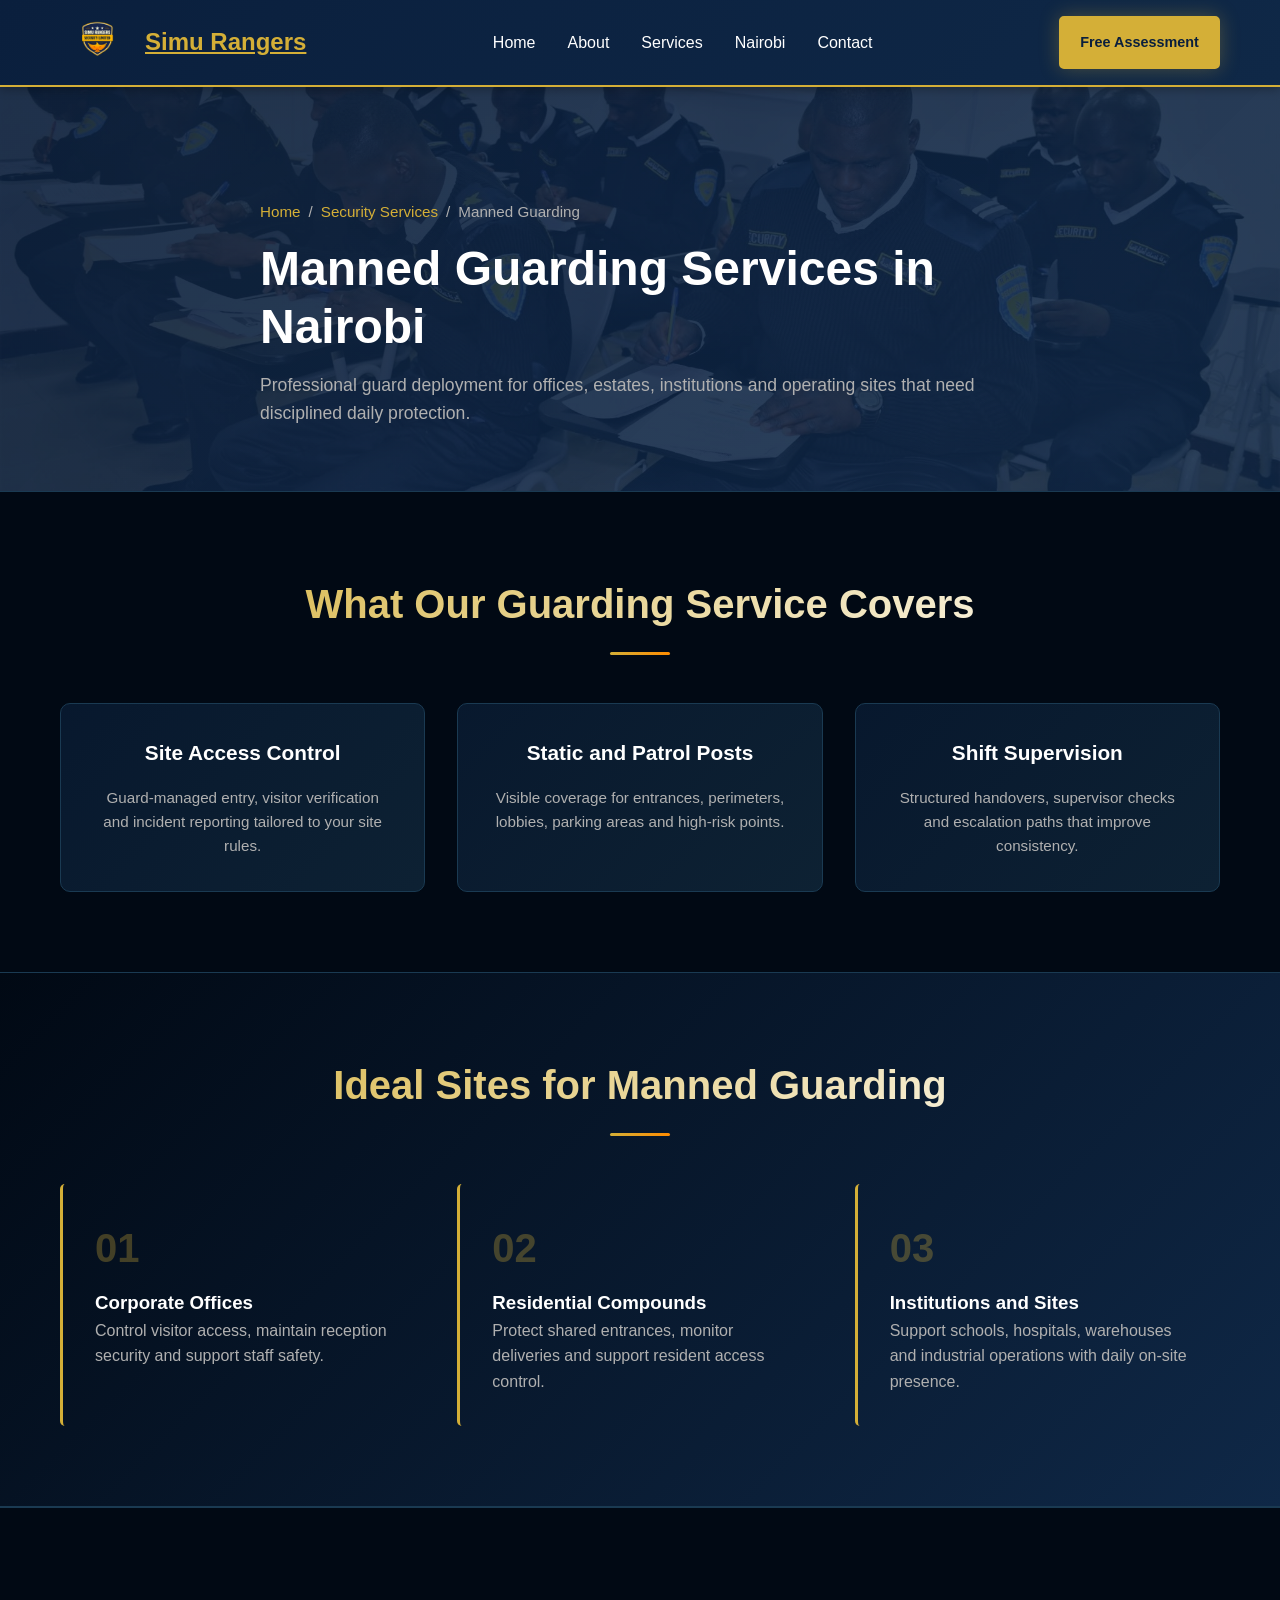
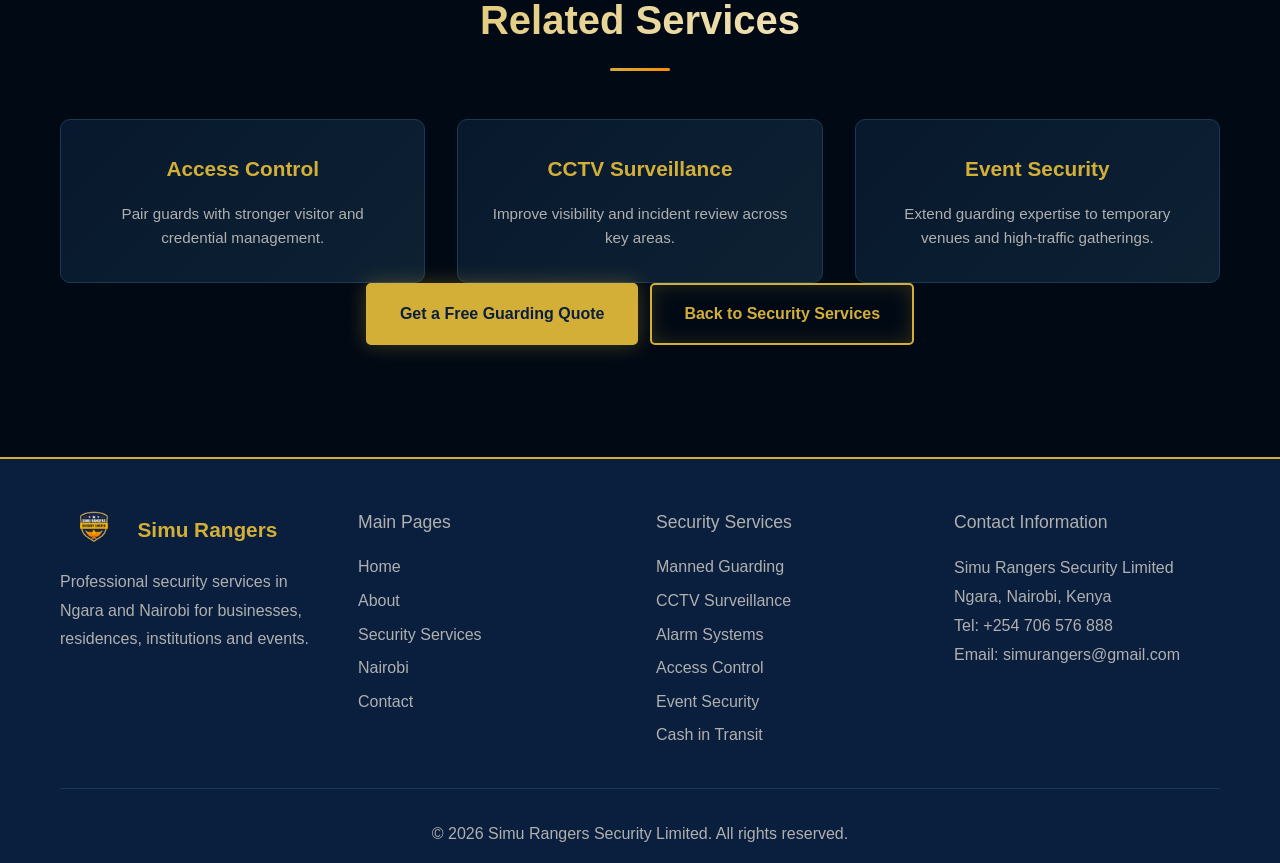
<file: security-services/manned-guarding/index.html>
<!DOCTYPE html>
<html lang="en">
<head>
    <meta charset="UTF-8">
    <meta name="viewport" content="width=device-width, initial-scale=1.0">
    <title>Manned Guarding Services in Nairobi | Simu Rangers</title>
    <meta name="description" content="Reliable manned guarding services for businesses, residences and institutions in Nairobi. Talk to Simu Rangers for tailored site protection.">
    <meta name="robots" content="index, follow">
    <link rel="canonical" href="https://www.simurangers.co.ke/security-services/manned-guarding">
    <link rel="preload" as="image" href="../../assets/images/4.png">
    <meta property="og:title" content="Manned Guarding Services in Nairobi | Simu Rangers">
    <meta property="og:description" content="Reliable manned guarding services for businesses, residences and institutions in Nairobi. Talk to Simu Rangers for tailored site protection.">
    <meta property="og:type" content="website">
    <meta property="og:url" content="https://www.simurangers.co.ke/security-services/manned-guarding">
    <meta property="og:image" content="https://www.simurangers.co.ke/assets/images/4.png">
    <meta property="og:locale" content="en_KE">
    <script type="application/ld+json">
    {
      "@context": "https://schema.org",
      "@type": "SecurityService",
      "name": "Simu Rangers Security Limited",
      "url": "https://www.simurangers.co.ke",
      "logo": "https://www.simurangers.co.ke/assets/images/logo.png",
      "image": "https://www.simurangers.co.ke/assets/images/4.png",
      "description": "Professional security services company based in Ngara, Nairobi. Services include manned guarding, CCTV installation, alarm systems, access control and event security.",
      "telephone": "+254706576888",
      "email": "simurangers@gmail.com",
      "address": {
        "@type": "PostalAddress",
        "streetAddress": "Ngara",
        "addressLocality": "Nairobi",
        "addressCountry": "KE"
      },
      "sameAs": []
    }
    </script>
    <link rel="stylesheet" href="../../css/style.css">
    <link rel="stylesheet" href="https://cdnjs.cloudflare.com/ajax/libs/font-awesome/6.4.0/css/all.min.css">
</head>
<body>
    <nav class="navbar" aria-label="Primary">
        <div class="nav-container">
            <a class="nav-logo" href="../../" aria-label="Simu Rangers Security Limited home">
                <img src="../../assets/images/logo.png" alt="Simu Rangers Security Limited logo" class="logo-image" width="75" height="50">
                <span>Simu Rangers</span>
            </a>
            <ul class="nav-menu">
                <li><a href="../../" class="nav-link">Home</a></li>
                <li><a href="../../about/" class="nav-link">About</a></li>
                <li><a href="../" class="nav-link">Services</a></li>
                <li><a href="../../security-services-nairobi/" class="nav-link">Nairobi</a></li>
                
                <li><a href="../../contact/" class="nav-link">Contact</a></li>
            </ul>
            <div class="nav-actions">
                <a class="btn btn-primary btn-small" href="../../contact/">Free Assessment</a>
                <div class="hamburger" aria-label="Open navigation menu" role="button" tabindex="0"><span></span><span></span><span></span></div>
            </div>
        </div>
    </nav>
    <main>
        <section class="page-hero">
            <div class="container page-hero-content">
                <div class="breadcrumb"><a href="../../">Home</a><span>/</span><a href="../">Security Services</a><span>/</span><span>Manned Guarding</span></div>
                <h1 class="page-title">Manned Guarding Services in Nairobi</h1>
                <p class="page-subtitle">Professional guard deployment for offices, estates, institutions and operating sites that need disciplined daily protection.</p>
            </div>
        </section>
        <section class="services page-main">
            <div class="container">
                <div class="section-header"><h2>What Our Guarding Service Covers</h2><div class="header-line"></div></div>
                <div class="services-grid">
                    <article class="service-card"><h3>Site Access Control</h3><p>Guard-managed entry, visitor verification and incident reporting tailored to your site rules.</p></article>
                    <article class="service-card"><h3>Static and Patrol Posts</h3><p>Visible coverage for entrances, perimeters, lobbies, parking areas and high-risk points.</p></article>
                    <article class="service-card"><h3>Shift Supervision</h3><p>Structured handovers, supervisor checks and escalation paths that improve consistency.</p></article>
                </div>
            </div>
        </section>
        <section class="why-choose">
            <div class="container">
                <div class="section-header"><h2>Ideal Sites for Manned Guarding</h2><div class="header-line"></div></div>
                <div class="features-grid">
                    <article class="feature-item"><div class="feature-number">01</div><h3>Corporate Offices</h3><p>Control visitor access, maintain reception security and support staff safety.</p></article>
                    <article class="feature-item"><div class="feature-number">02</div><h3>Residential Compounds</h3><p>Protect shared entrances, monitor deliveries and support resident access control.</p></article>
                    <article class="feature-item"><div class="feature-number">03</div><h3>Institutions and Sites</h3><p>Support schools, hospitals, warehouses and industrial operations with daily on-site presence.</p></article>
                </div>
            </div>
        </section>
        <section class="contact">
            <div class="container">
                <div class="section-header"><h2>Related Services</h2><div class="header-line"></div></div>
                <div class="services-grid">
                    <article class="service-card"><h3><a class="text-link" href="../access-control/">Access Control</a></h3><p>Pair guards with stronger visitor and credential management.</p></article>
                    <article class="service-card"><h3><a class="text-link" href="../cctv-surveillance/">CCTV Surveillance</a></h3><p>Improve visibility and incident review across key areas.</p></article>
                    <article class="service-card"><h3><a class="text-link" href="../event-security/">Event Security</a></h3><p>Extend guarding expertise to temporary venues and high-traffic gatherings.</p></article>
                </div>
                <div class="section-link-row">
                    <a class="btn btn-primary" href="../../contact/">Get a Free Guarding Quote</a>
                    <a class="btn btn-secondary" href="../">Back to Security Services</a>
                </div>
            </div>
        </section>
    </main>
    <footer class="footer"><div class="container"><div class="footer-content"><div class="footer-section"><div class="footer-logo"><img src="../../assets/images/logo.png" alt="Simu Rangers Security Limited footer logo" class="logo-image" width="68" height="45" loading="lazy"><span>Simu Rangers</span></div><p>Professional security services in Ngara and Nairobi for businesses, residences, institutions and events.</p></div><div class="footer-section"><p class="footer-heading">Main Pages</p><ul><li><a href="../../">Home</a></li><li><a href="../../about/">About</a></li><li><a href="../">Security Services</a></li><li><a href="../../security-services-nairobi/">Nairobi</a></li><li><a href="../../contact/">Contact</a></li></ul></div><div class="footer-section"><p class="footer-heading">Security Services</p><ul><li><a href="./">Manned Guarding</a></li><li><a href="../cctv-surveillance/">CCTV Surveillance</a></li><li><a href="../alarm-systems/">Alarm Systems</a></li><li><a href="../access-control/">Access Control</a></li><li><a href="../event-security/">Event Security</a></li><li><a href="../cash-in-transit/">Cash in Transit</a></li></ul></div><div class="footer-section"><p class="footer-heading">Contact Information</p><address itemscope itemtype="https://schema.org/SecurityService"><span itemprop="name">Simu Rangers Security Limited</span><br><span itemprop="address" itemscope itemtype="https://schema.org/PostalAddress"><span itemprop="streetAddress">Ngara</span>, <span itemprop="addressLocality">Nairobi</span>, <span itemprop="addressCountry">Kenya</span></span><br>Tel: <a href="tel:+254706576888" itemprop="telephone">+254 706 576 888</a><br>Email: <a href="mailto:simurangers@gmail.com" itemprop="email">simurangers@gmail.com</a></address></div></div><div class="footer-bottom"><p>&copy; 2026 Simu Rangers Security Limited. All rights reserved.</p></div></div></footer>
    <script src="../../js/script.js" defer></script>
</body>
</html>
</file>
<file: css/style.css>
/* ========================================
   SIMU RANGERS SECURITY LIMITED - STYLES
   ======================================== */

/* Root Variables */
:root {
    --primary-color: #0a1f3d;
    --secondary-color: #d4af37;
    --accent-color: #ff8c00;
    --text-color: #ffffff;
    --text-light: #b0b0b0;
    --bg-dark: #010914;
    --border-color: #1a3a52;
    --transition: 0.3s ease;
}

/* Global Styles */
* {
    margin: 0;
    padding: 0;
    box-sizing: border-box;
}

html {
    scroll-behavior: smooth;
}

body {
    font-family: 'Segoe UI', Tahoma, Geneva, Verdana, sans-serif;
    background-color: var(--bg-dark);
    color: var(--text-color);
    line-height: 1.6;
    overflow-x: hidden;
}

.container {
    max-width: 1200px;
    margin: 0 auto;
    padding: 0 20px;
}

/* ========== NAVIGATION ========== */
.navbar {
    position: sticky;
    top: 0;
    background: linear-gradient(135deg, var(--primary-color) 0%, #0f2847 100%);
    padding: 1rem 0;
    z-index: 1000;
    box-shadow: 0 2px 10px rgba(0, 0, 0, 0.3);
    border-bottom: 2px solid var(--secondary-color);
}

.nav-container {
    max-width: 1200px;
    margin: 0 auto;
    padding: 0 20px;
    display: flex;
    justify-content: space-between;
    align-items: center;
}

.nav-logo {
    display: flex;
    align-items: center;
    gap: 10px;
    font-size: 1.5rem;
    font-weight: bold;
    color: var(--secondary-color);
    cursor: pointer;
    transition: transform var(--transition);
}

.nav-logo:hover {
    transform: scale(1.05);
}

.logo-image {
    height: 50px;
    width: auto;
    object-fit: contain;
    transition: transform var(--transition);
}

.nav-logo:hover .logo-image {
    transform: scale(1.1);
}

.nav-menu {
    display: flex;
    list-style: none;
    gap: 2rem;
}

.nav-actions {
    display: flex;
    align-items: center;
    gap: 1rem;
}

.nav-link {
    color: var(--text-color);
    text-decoration: none;
    font-weight: 500;
    position: relative;
    transition: color var(--transition);
}

.nav-link:hover {
    color: var(--secondary-color);
}

.nav-link::after {
    content: '';
    position: absolute;
    bottom: -5px;
    left: 0;
    width: 0;
    height: 2px;
    background-color: var(--accent-color);
    transition: width var(--transition);
}

.nav-link:hover::after {
    width: 100%;
}

.hamburger {
    display: none;
    flex-direction: column;
    cursor: pointer;
}

.hamburger span {
    width: 25px;
    height: 3px;
    background-color: var(--secondary-color);
    margin: 5px 0;
    transition: 0.3s;
    border-radius: 2px;
}

/* ========== HERO SECTION ========== */
.hero {
    position: relative;
    height: 100vh;
    display: flex;
    align-items: center;
    justify-content: center;
    text-align: center;
    overflow: hidden;
    background: url('../assets/images/4.png') center/cover no-repeat, linear-gradient(135deg, #0a1f3d 0%, #1a3a52 100%);
}

.hero::before {
    content: '';
    position: absolute;
    top: 0;
    left: 0;
    right: 0;
    bottom: 0;
    background: 
        radial-gradient(circle at 20% 50%, rgba(212, 175, 55, 0.1) 0%, transparent 50%),
        radial-gradient(circle at 80% 80%, rgba(255, 140, 0, 0.1) 0%, transparent 50%);
    animation: bgShift 15s ease infinite;
    z-index: 0;
}

@keyframes bgShift {
    0%, 100% {
        transform: translateY(0);
    }
    50% {
        transform: translateY(-20px);
    }
}

.hero-overlay {
    position: absolute;
    top: 0;
    left: 0;
    right: 0;
    bottom: 0;
    background-color: rgba(10, 31, 61, 0.7);
    z-index: 1;
}

.hero-content {
    position: relative;
    z-index: 2;
    max-width: 800px;
    animation: fadeInUp 1s ease;
}

@keyframes fadeInUp {
    from {
        opacity: 0;
        transform: translateY(30px);
    }
    to {
        opacity: 1;
        transform: translateY(0);
    }
}

.hero-logo {
    margin-bottom: 1rem;
    animation: float 3s ease-in-out infinite;
    display: flex;
    justify-content: center;
}

.hero-logo-img {
    height: 150px;
    width: auto;
    object-fit: contain;
    filter: drop-shadow(0 0 20px rgba(212, 175, 55, 0.4));
    transition: all 0.3s ease;
}

.hero-logo-img:hover {
    filter: drop-shadow(0 0 30px rgba(255, 140, 0, 0.6));
    transform: scale(1.05);
}

@keyframes float {
    0%, 100% {
        transform: translateY(0);
    }
    50% {
        transform: translateY(-20px);
    }
}

.hero-headline {
    font-size: 3.5rem;
    font-weight: 700;
    margin-bottom: 1rem;
    letter-spacing: -1px;
    background: linear-gradient(135deg, var(--text-color) 0%, var(--secondary-color) 100%);
    -webkit-background-clip: text;
    -webkit-text-fill-color: transparent;
    background-clip: text;
}

.hero-subheadline {
    font-size: 1.5rem;
    color: var(--secondary-color);
    margin-bottom: 2rem;
    font-weight: 300;
    letter-spacing: 2px;
}

.hero-buttons {
    display: flex;
    gap: 1rem;
    justify-content: center;
    flex-wrap: wrap;
    animation: fadeInUp 1.2s ease;
}

.page-hero {
    position: relative;
    padding: 7rem 0 4rem;
    overflow: hidden;
    background: url('../assets/images/4.png') center/cover no-repeat, linear-gradient(135deg, #0a1f3d 0%, #1a3a52 100%);
}

.page-hero::before {
    content: '';
    position: absolute;
    inset: 0;
    background:
        linear-gradient(135deg, rgba(10, 31, 61, 0.9) 0%, rgba(15, 40, 71, 0.88) 100%),
        radial-gradient(circle at 15% 20%, rgba(212, 175, 55, 0.2) 0%, transparent 35%);
}

.page-hero-content {
    position: relative;
    z-index: 1;
    max-width: 800px;
}

.breadcrumb {
    display: inline-flex;
    flex-wrap: wrap;
    gap: 0.5rem;
    margin-bottom: 1rem;
    color: var(--text-light);
    font-size: 0.95rem;
}

.breadcrumb a,
.text-link {
    color: var(--secondary-color);
    text-decoration: none;
    transition: color var(--transition);
}

.breadcrumb a:hover,
.text-link:hover {
    color: var(--accent-color);
}

.page-title {
    font-size: 3rem;
    margin-bottom: 1rem;
    line-height: 1.2;
}

.page-subtitle {
    max-width: 720px;
    color: var(--text-light);
    font-size: 1.1rem;
}

.page-main {
    padding: 4rem 0;
}

.section-copy {
    max-width: 860px;
    margin: 0 auto 2rem;
    color: var(--text-light);
    text-align: center;
}

.section-link-row {
    display: flex;
    flex-wrap: wrap;
    gap: 0.75rem;
    justify-content: center;
    margin-bottom: 2rem;
}

.inline-link-list {
    display: flex;
    flex-wrap: wrap;
    gap: 0.75rem 1.5rem;
    margin-top: 1rem;
}

.inline-link-list a {
    color: var(--secondary-color);
    text-decoration: none;
}

.inline-link-list a:hover {
    color: var(--accent-color);
}

/* ========== BUTTONS ========== */
.btn {
    padding: 1rem 2rem;
    border: 2px solid var(--secondary-color);
    border-radius: 5px;
    font-size: 1rem;
    font-weight: 600;
    cursor: pointer;
    transition: all var(--transition);
    text-decoration: none;
    display: inline-block;
    position: relative;
    overflow: hidden;
}

.btn::before {
    content: '';
    position: absolute;
    top: 0;
    left: -100%;
    width: 100%;
    height: 100%;
    transition: left var(--transition);
    z-index: -1;
}

.btn-primary {
    background-color: var(--secondary-color);
    color: var(--primary-color);
    box-shadow: 0 0 20px rgba(212, 175, 55, 0.3);
}

.btn-primary::before {
    background-color: var(--accent-color);
}

.btn-primary:hover {
    transform: translateY(-3px);
    box-shadow: 0 0 30px rgba(255, 140, 0, 0.6);
    color: var(--primary-color);
}

.btn-secondary {
    background-color: transparent;
    color: var(--secondary-color);
    box-shadow: inset 0 0 20px rgba(212, 175, 55, 0.2);
}

.btn-secondary::before {
    background-color: var(--secondary-color);
}

.btn-secondary:hover {
    color: var(--primary-color);
    transform: translateY(-3px);
    box-shadow: inset 0 0 30px rgba(212, 175, 55, 0.4);
}

.scroll-indicator {
    position: absolute;
    bottom: 30px;
    left: 50%;
    transform: translateX(-50%);
    animation: bounce 2s infinite;
}

.scroll-indicator span {
    display: block;
    width: 2px;
    height: 20px;
    background-color: var(--secondary-color);
    border-radius: 2px;
}

@keyframes bounce {
    0%, 100% {
        transform: translateY(0);
    }
    50% {
        transform: translateY(10px);
    }
}

/* ========== ABOUT SECTION ========== */
.about {
    padding: 5rem 0;
    background: linear-gradient(135deg, var(--bg-dark) 0%, #0f2847 100%);
    border-top: 1px solid var(--border-color);
    border-bottom: 1px solid var(--border-color);
}

.section-header {
    text-align: center;
    margin-bottom: 3rem;
    animation: fadeInUp 0.8s ease;
}

.section-header h2 {
    font-size: 2.5rem;
    margin-bottom: 1rem;
    background: linear-gradient(135deg, var(--secondary-color) 0%, var(--text-color) 100%);
    -webkit-background-clip: text;
    -webkit-text-fill-color: transparent;
    background-clip: text;
}

.header-line {
    width: 60px;
    height: 3px;
    background: linear-gradient(90deg, var(--secondary-color) 0%, var(--accent-color) 100%);
    margin: 0 auto;
    border-radius: 2px;
}

.about-text {
    font-size: 1.1rem;
    line-height: 1.8;
    color: var(--text-light);
    margin-bottom: 3rem;
    text-align: center;
    max-width: 800px;
    margin-left: auto;
    margin-right: auto;
    animation: fadeInUp 1s ease;
}

.stats-grid {
    display: grid;
    grid-template-columns: repeat(auto-fit, minmax(200px, 1fr));
    gap: 2rem;
}

.stat-card {
    background: linear-gradient(135deg, rgba(212, 175, 55, 0.1) 0%, rgba(255, 140, 0, 0.1) 100%);
    padding: 2rem;
    border-radius: 10px;
    text-align: center;
    border: 1px solid var(--border-color);
    transition: all var(--transition);
    animation: fadeInUp 1.1s ease;
}

.stat-card:hover {
    transform: translateY(-10px);
    background: linear-gradient(135deg, rgba(212, 175, 55, 0.2) 0%, rgba(255, 140, 0, 0.2) 100%);
    box-shadow: 0 10px 30px rgba(212, 175, 55, 0.2);
}

.stat-card h3 {
    font-size: 2.5rem;
    color: var(--secondary-color);
    margin-bottom: 0.5rem;
}

.stat-card p {
    color: var(--text-light);
    font-size: 0.95rem;
}

/* ========== SERVICES SECTION ========== */
.services {
    padding: 5rem 0;
    background: var(--bg-dark);
    border-top: 1px solid var(--border-color);
}

.services-grid {
    display: grid;
    grid-template-columns: repeat(auto-fit, minmax(300px, 1fr));
    gap: 2rem;
}

.service-card {
    background: linear-gradient(135deg, rgba(15, 40, 71, 0.5) 0%, rgba(26, 58, 82, 0.5) 100%);
    padding: 2rem;
    border-radius: 10px;
    border: 1px solid var(--border-color);
    transition: all var(--transition);
    text-align: center;
    position: relative;
    overflow: hidden;
    animation: fadeInUp 1.2s ease;
}

.service-card::before {
    content: '';
    position: absolute;
    top: 0;
    left: -100%;
    width: 100%;
    height: 100%;
    background: linear-gradient(90deg, transparent, rgba(212, 175, 55, 0.1), transparent);
    transition: left var(--transition);
}

.service-card:hover::before {
    left: 100%;
}

.service-card:hover {
    transform: translateY(-15px);
    border-color: var(--secondary-color);
    box-shadow: 0 15px 40px rgba(212, 175, 55, 0.2), 0 0 20px rgba(255, 140, 0, 0.1);
}

.service-icon {
    font-size: 3rem;
    color: var(--secondary-color);
    margin-bottom: 1rem;
    transition: all var(--transition);
}

.service-card:hover .service-icon {
    color: var(--accent-color);
    transform: scale(1.2) rotate(10deg);
}

.service-card h3 {
    font-size: 1.3rem;
    margin-bottom: 1rem;
    color: var(--text-color);
}

.service-card p {
    color: var(--text-light);
    font-size: 0.95rem;
    line-height: 1.6;
}

/* ========== WHY CHOOSE US SECTION ========== */
.why-choose {
    padding: 5rem 0;
    background: linear-gradient(135deg, var(--bg-dark) 0%, #0f2847 100%);
    border-top: 1px solid var(--border-color);
    border-bottom: 1px solid var(--border-color);
}

.features-grid {
    display: grid;
    grid-template-columns: repeat(auto-fit, minmax(300px, 1fr));
    gap: 2rem;
}

.feature-item {
    background: transparent;
    padding: 2rem;
    border-left: 3px solid var(--secondary-color);
    border-radius: 5px;
    transition: all var(--transition);
    position: relative;
    animation: fadeInUp 1.3s ease;
}

.feature-item:hover {
    transform: translateX(10px);
    background: rgba(212, 175, 55, 0.05);
}

.feature-number {
    font-size: 2.5rem;
    color: var(--secondary-color);
    font-weight: 700;
    margin-bottom: 0.5rem;
    opacity: 0.3;
}

.feature-item h4 {
    font-size: 1.3rem;
    margin-bottom: 0.5rem;
    color: var(--text-color);
}

.feature-item p {
    color: var(--text-light);
    line-height: 1.6;
}

/* ========== CONTACT SECTION ========== */
.contact {
    padding: 5rem 0;
    background: var(--bg-dark);
    border-top: 1px solid var(--border-color);
}

.contact-wrapper {
    display: grid;
    grid-template-columns: 1fr 1fr;
    gap: 3rem;
    margin-bottom: 3rem;
}

.contact-form-section h3,
.contact-info-section h3 {
    font-size: 1.5rem;
    margin-bottom: 2rem;
    color: var(--secondary-color);
}

.contact-form {
    display: flex;
    flex-direction: column;
    gap: 1.5rem;
}

.form-group input,
.form-group textarea,
.form-group select {
    width: 100%;
    padding: 1rem;
    background: rgba(26, 58, 82, 0.5);
    border: 1px solid var(--border-color);
    border-radius: 5px;
    color: var(--text-color);
    font-family: inherit;
    transition: all var(--transition);
}

.form-group input::placeholder,
.form-group textarea::placeholder {
    color: var(--text-light);
}

.form-group input:focus,
.form-group textarea:focus,
.form-group select:focus {
    outline: none;
    border-color: var(--secondary-color);
    background: rgba(26, 58, 82, 0.8);
    box-shadow: 0 0 10px rgba(212, 175, 55, 0.2);
}

.form-group select {
    cursor: pointer;
}

.form-group select option {
    background: var(--primary-color);
    color: var(--text-color);
}

.contact-info-section {
    display: grid;
    grid-template-columns: 1fr;
    gap: 1.5rem;
}

.contact-info-card {
    background: linear-gradient(135deg, rgba(212, 175, 55, 0.1) 0%, rgba(255, 140, 0, 0.1) 100%);
    padding: 2rem;
    border-radius: 10px;
    border: 1px solid var(--border-color);
    transition: all var(--transition);
    text-align: center;
    animation: fadeInUp 1.4s ease;
}

.contact-info-card:hover {
    transform: translateY(-5px);
    box-shadow: 0 10px 25px rgba(212, 175, 55, 0.15);
}

.info-icon {
    font-size: 2rem;
    color: var(--secondary-color);
    margin-bottom: 1rem;
}

.contact-info-card h4 {
    font-size: 1.2rem;
    margin-bottom: 1rem;
    color: var(--text-color);
}

.contact-info-card p {
    color: var(--text-light);
    margin-bottom: 0.5rem;
}

.contact-info-card a {
    color: var(--secondary-color);
    text-decoration: none;
    font-weight: 500;
    transition: color var(--transition);
}

.contact-info-card a:hover {
    color: var(--accent-color);
}

.maps-container {
    margin-top: 4rem;
    padding: 2rem;
    background: rgba(26, 58, 82, 0.3);
    border-radius: 10px;
    border: 1px solid var(--border-color);
}

.maps-container h3 {
    font-size: 1.5rem;
    margin-bottom: 1.5rem;
    color: var(--secondary-color);
}

/* ========== FOOTER ========== */
.footer {
    background: linear-gradient(135deg, var(--primary-color) 0%, #0a1f3d 100%);
    padding: 3rem 0 1rem;
    border-top: 2px solid var(--secondary-color);
}

.footer-content {
    display: grid;
    grid-template-columns: repeat(auto-fit, minmax(250px, 1fr));
    gap: 2rem;
    margin-bottom: 2rem;
}

.footer-section h4,
.footer-heading {
    color: var(--secondary-color);
    margin-bottom: 1rem;
    font-size: 1.1rem;
}

.footer-logo {
    display: flex;
    align-items: center;
    gap: 10px;
    font-size: 1.3rem;
    font-weight: bold;
    color: var(--secondary-color);
    margin-bottom: 1rem;
    transition: transform var(--transition);
}

.footer-logo:hover {
    transform: scale(1.05);
}

.footer-logo .logo-image {
    height: 45px;
    width: auto;
    object-fit: contain;
}

.footer-section p {
    color: var(--text-light);
    line-height: 1.8;
}

.footer-section address {
    color: var(--text-light);
    font-style: normal;
    line-height: 1.8;
}

.footer-section ul {
    list-style: none;
}

.footer-section ul li {
    margin-bottom: 0.5rem;
}

.footer-section a {
    color: var(--text-light);
    text-decoration: none;
    transition: color var(--transition);
}

.footer-section a:hover {
    color: var(--secondary-color);
}

.social-links {
    display: flex;
    gap: 1rem;
}

.social-links a {
    width: 40px;
    height: 40px;
    display: flex;
    align-items: center;
    justify-content: center;
    background: rgba(212, 175, 55, 0.1);
    border: 1px solid var(--border-color);
    border-radius: 50%;
    font-size: 1.2rem;
    transition: all var(--transition);
}

.social-links a:hover {
    background: var(--secondary-color);
    color: var(--primary-color);
    transform: scale(1.2);
}

.footer-bottom {
    text-align: center;
    padding-top: 2rem;
    border-top: 1px solid var(--border-color);
    color: var(--text-light);
}

/* ========== FLOATING REQUEST SERVICE BUTTON ========== */
.floating-request-btn {
    position: fixed;
    width: 60px;
    height: 60px;
    bottom: 30px;
    right: 30px;
    background: linear-gradient(135deg, var(--secondary-color) 0%, var(--accent-color) 100%);
    color: var(--primary-color);
    border: none;
    border-radius: 50%;
    display: flex;
    align-items: center;
    justify-content: center;
    font-size: 1.8rem;
    box-shadow: 0 5px 20px rgba(212, 175, 55, 0.4);
    transition: all var(--transition);
    z-index: 999;
    animation: slideIn 0.5s ease;
    cursor: pointer;
}

@keyframes slideIn {
    from {
        opacity: 0;
        transform: translateY(30px);
    }
    to {
        opacity: 1;
        transform: translateY(0);
    }
}

.floating-request-btn:hover {
    transform: scale(1.15);
    box-shadow: 0 8px 30px rgba(212, 175, 55, 0.6);
}

/* ========== MODAL STYLES ========== */
.modal {
    position: fixed;
    top: 0;
    left: 0;
    right: 0;
    bottom: 0;
    background-color: rgba(0, 0, 0, 0.7);
    display: none;
    align-items: center;
    justify-content: center;
    padding: 1rem;
    z-index: 2000;
    animation: fadeIn 0.3s ease;
}

.modal.active {
    display: flex;
}

@keyframes fadeIn {
    from {
        opacity: 0;
    }
    to {
        opacity: 1;
    }
}

.modal-content {
    background: linear-gradient(135deg, var(--primary-color) 0%, #0f2847 100%);
    border: 2px solid var(--secondary-color);
    border-radius: 15px;
    padding: 3rem;
    max-width: 600px;
    width: 90%;
    max-height: calc(100vh - 2rem);
    overflow-y: auto;
    position: relative;
    animation: slideUp 0.4s ease;
    box-shadow: 0 20px 60px rgba(212, 175, 55, 0.3);
}

@keyframes slideUp {
    from {
        transform: translateY(50px);
        opacity: 0;
    }
    to {
        transform: translateY(0);
        opacity: 1;
    }
}

.modal-close {
    position: absolute;
    top: 20px;
    right: 20px;
    font-size: 2rem;
    color: var(--secondary-color);
    cursor: pointer;
    transition: color var(--transition), transform var(--transition);
}

.modal-close:hover {
    color: var(--accent-color);
    transform: rotate(90deg);
}

.modal-content h2 {
    color: var(--secondary-color);
    font-size: 2rem;
    margin-bottom: 0.5rem;
    text-align: center;
}

.modal-content > p {
    color: var(--text-light);
    text-align: center;
    margin-bottom: 2rem;
    font-size: 1.1rem;
}

.modal-options {
    display: grid;
    grid-template-columns: repeat(auto-fit, minmax(150px, 1fr));
    gap: 2rem;
}

.modal-option {
    background: linear-gradient(135deg, rgba(212, 175, 55, 0.1) 0%, rgba(255, 140, 0, 0.1) 100%);
    padding: 2rem;
    border-radius: 10px;
    border: 1px solid var(--border-color);
    text-align: center;
    transition: all var(--transition);
}

.modal-option:hover {
    transform: translateY(-10px);
    background: linear-gradient(135deg, rgba(212, 175, 55, 0.2) 0%, rgba(255, 140, 0, 0.2) 100%);
    border-color: var(--secondary-color);
    box-shadow: 0 10px 30px rgba(212, 175, 55, 0.2);
}

.option-icon {
    font-size: 3rem;
    color: var(--secondary-color);
    margin-bottom: 1rem;
    transition: all var(--transition);
}

.modal-option:hover .option-icon {
    color: var(--accent-color);
    transform: scale(1.2);
}

.modal-option h3 {
    font-size: 1.3rem;
    color: var(--text-color);
    margin-bottom: 0.5rem;
}

.modal-option p {
    color: var(--text-light);
    font-size: 0.9rem;
    margin-bottom: 1.5rem;
}

.btn-small {
    padding: 0.8rem 1.2rem;
    font-size: 0.9rem;
}

/* ========== RESPONSIVE DESIGN ========== */
@media (max-width: 768px) {
    .nav-menu {
        display: none;
    }

    .nav-actions {
        gap: 0.5rem;
    }

    .hamburger {
        display: flex;
    }

    .hero-headline {
        font-size: 2rem;
    }

    .page-title {
        font-size: 2.2rem;
    }

    .hero-subheadline {
        font-size: 1.1rem;
    }

    .page-subtitle {
        font-size: 1rem;
    }

    .hero-buttons {
        flex-direction: column;
    }

    .btn {
        width: 100%;
        max-width: 300px;
    }

    .section-header h2 {
        font-size: 1.8rem;
    }

    .services-grid {
        grid-template-columns: 1fr;
    }

    .contact-wrapper {
        grid-template-columns: 1fr;
    }

    .floating-request-btn {
        width: 50px;
        height: 50px;
        bottom: 20px;
        right: 20px;
        font-size: 1.5rem;
    }

    .modal {
        padding: 0.75rem;
        align-items: flex-start;
    }

    .modal-content {
        width: 100%;
        padding: 1.5rem 1rem;
        margin: 1rem auto;
        max-height: calc(100vh - 1.5rem);
        border-radius: 12px;
    }

    .modal-content h2 {
        font-size: 1.45rem;
        padding-right: 1.5rem;
    }

    .modal-content > p {
        font-size: 0.95rem;
        margin-bottom: 1.25rem;
    }

    .modal-options {
        grid-template-columns: 1fr;
        gap: 1rem;
    }

    .modal-option {
        padding: 1.25rem 1rem;
    }

    .option-icon {
        font-size: 2.2rem;
        margin-bottom: 0.75rem;
    }

    .modal-option h3 {
        font-size: 1.1rem;
    }

    .modal-option p {
        margin-bottom: 1rem;
    }

    .modal-close {
        top: 12px;
        right: 14px;
        font-size: 1.6rem;
    }
}

@media (max-width: 480px) {
    .nav-logo {
        font-size: 1.2rem;
    }

    .logo-image {
        height: 40px;
    }

    .hero-logo-img {
        height: 100px;
    }

    .hero-headline {
        font-size: 1.5rem;
    }

    .hero-subheadline {
        font-size: 0.9rem;
    }

    .hero-logo {
        font-size: 3rem;
    }

    .stat-card h3 {
        font-size: 2rem;
    }

    .section-header h2 {
        font-size: 1.5rem;
    }

    .service-card {
        padding: 1.5rem;
    }

    .service-card h3 {
        font-size: 1.1rem;
    }

    .feature-item {
        padding: 1.5rem;
    }

    .btn {
        padding: 0.8rem 1.5rem;
        font-size: 0.9rem;
    }

    .modal {
        padding: 0.5rem;
    }

    .modal-content {
        padding: 1.25rem 0.85rem;
        max-height: calc(100vh - 1rem);
    }

    .modal-content h2 {
        font-size: 1.25rem;
    }

    .modal-option {
        padding: 1rem 0.85rem;
    }

    .btn-small {
        width: 100%;
    }
}
</file>
<file: Phising expert system/style.css>
:root {
    --bg-start: #f4fbf8;
    --bg-end: #eef3ff;
    --surface: rgba(255, 255, 255, 0.92);
    --surface-strong: #ffffff;
    --text-main: #18313b;
    --text-soft: #5e7380;
    --border-soft: rgba(24, 49, 59, 0.1);
    --shadow-soft: 0 24px 70px rgba(24, 49, 59, 0.12);
    --accent: #0f8f7a;
    --accent-dark: #0b6b5b;
    --safe: #1f9d55;
    --safe-soft: #ecf9f0;
    --suspicious: #d4a017;
    --suspicious-soft: #fff8df;
    --phishing: #d64545;
    --phishing-soft: #fff0f0;
    --danger: #c23d3d;
}

* {
    box-sizing: border-box;
}

body {
    margin: 0;
    min-height: 100vh;
    font-family: "Plus Jakarta Sans", sans-serif;
    color: var(--text-main);
    background:
        radial-gradient(circle at top left, rgba(15, 143, 122, 0.16), transparent 30%),
        radial-gradient(circle at bottom right, rgba(72, 117, 255, 0.16), transparent 28%),
        linear-gradient(145deg, var(--bg-start), var(--bg-end));
}

.page-shell {
    min-height: 100vh;
    display: flex;
    align-items: center;
    justify-content: center;
    padding: 32px 18px;
}

.app-card,
.result-card {
    width: min(960px, 100%);
    background: var(--surface);
    border: 1px solid rgba(255, 255, 255, 0.7);
    border-radius: 28px;
    box-shadow: var(--shadow-soft);
    backdrop-filter: blur(18px);
    overflow: hidden;
}

.hero,
.result-header {
    padding: 36px 36px 18px;
}

.eyebrow {
    display: inline-flex;
    align-items: center;
    gap: 8px;
    padding: 8px 14px;
    border-radius: 999px;
    background: rgba(15, 143, 122, 0.12);
    color: var(--accent-dark);
    font-size: 0.88rem;
    font-weight: 700;
    letter-spacing: 0.02em;
}

h1,
h2 {
    margin: 16px 0 12px;
    font-size: clamp(2rem, 4vw, 3rem);
    line-height: 1.05;
}

.hero p,
.result-header p,
.result-copy p,
.guidance-list li {
    color: var(--text-soft);
    line-height: 1.65;
}

.form-panel,
.result-body {
    padding: 0 36px 36px;
}

.questions-grid {
    display: grid;
    grid-template-columns: repeat(2, minmax(0, 1fr));
    gap: 18px;
}

.question-card,
.result-panel,
.reason-panel,
.facts-panel {
    margin: 0;
    border: 1px solid var(--border-soft);
    border-radius: 22px;
    padding: 22px;
    background: var(--surface-strong);
    box-shadow: 0 12px 24px rgba(24, 49, 59, 0.05);
}

.question-card:last-child {
    grid-column: span 2;
}

.question-card legend {
    padding: 0;
    margin-bottom: 18px;
    font-weight: 700;
    font-size: 1rem;
}

.choice-pill {
    display: inline-flex;
    align-items: center;
    gap: 10px;
    min-width: 110px;
    padding: 12px 16px;
    margin-right: 10px;
    margin-bottom: 8px;
    border: 1px solid var(--border-soft);
    border-radius: 999px;
    cursor: pointer;
    transition: transform 180ms ease, border-color 180ms ease, box-shadow 180ms ease, background 180ms ease;
}

.choice-pill:hover {
    transform: translateY(-1px);
    border-color: rgba(15, 143, 122, 0.35);
    box-shadow: 0 10px 18px rgba(15, 143, 122, 0.08);
}

.choice-pill input {
    accent-color: var(--accent);
}

.choice-pill:has(input:checked) {
    background: rgba(15, 143, 122, 0.08);
    border-color: rgba(15, 143, 122, 0.42);
}

.form-error {
    min-height: 24px;
    margin: 18px 4px 0;
    color: var(--danger);
    font-weight: 600;
}

.action-row {
    display: flex;
    flex-wrap: wrap;
    gap: 14px;
    margin-top: 12px;
}

.primary-button,
.secondary-button,
.link-button {
    border: none;
    border-radius: 16px;
    padding: 14px 22px;
    font: inherit;
    font-weight: 700;
    cursor: pointer;
    transition: transform 180ms ease, box-shadow 180ms ease, background 180ms ease;
    text-decoration: none;
    display: inline-flex;
    align-items: center;
    justify-content: center;
}

.primary-button {
    background: linear-gradient(135deg, var(--accent), #1d6cf2);
    color: #ffffff;
    box-shadow: 0 16px 30px rgba(29, 108, 242, 0.22);
}

.secondary-button,
.link-button {
    background: #edf2f7;
    color: var(--text-main);
}

.primary-button:hover,
.secondary-button:hover,
.link-button:hover {
    transform: translateY(-2px);
    box-shadow: 0 12px 24px rgba(24, 49, 59, 0.12);
}

.loading-overlay {
    position: fixed;
    inset: 0;
    display: flex;
    align-items: center;
    justify-content: center;
    background: rgba(14, 31, 38, 0.45);
    opacity: 0;
    visibility: hidden;
    transition: opacity 180ms ease, visibility 180ms ease;
    padding: 20px;
}

.loading-overlay.is-visible {
    opacity: 1;
    visibility: visible;
}

.loading-card {
    min-width: min(340px, 100%);
    text-align: center;
    padding: 28px;
    border-radius: 24px;
    background: rgba(255, 255, 255, 0.98);
    box-shadow: var(--shadow-soft);
}

.spinner {
    width: 56px;
    height: 56px;
    margin: 0 auto 16px;
    border-radius: 50%;
    border: 5px solid rgba(15, 143, 122, 0.18);
    border-top-color: var(--accent);
    animation: spin 0.9s linear infinite;
}

.result-grid {
    display: grid;
    grid-template-columns: 1.1fr 0.9fr;
    gap: 18px;
}

.result-grid-spaced {
    margin-top: 18px;
}

.status-badge {
    display: inline-flex;
    align-items: center;
    padding: 10px 16px;
    border-radius: 999px;
    font-weight: 800;
    letter-spacing: 0.01em;
}

.status-safe {
    color: var(--safe);
    background: var(--safe-soft);
}

.status-suspicious {
    color: var(--suspicious);
    background: var(--suspicious-soft);
}

.status-phishing {
    color: var(--phishing);
    background: var(--phishing-soft);
}

.result-title {
    margin-top: 14px;
    margin-bottom: 10px;
    font-size: clamp(1.65rem, 3vw, 2.35rem);
}

.reason-list,
.facts-list,
.guidance-list {
    margin: 14px 0 0;
    padding-left: 20px;
    line-height: 1.7;
}

.result-panel {
    position: relative;
    overflow: hidden;
}

.result-panel::after {
    content: "";
    position: absolute;
    right: -40px;
    top: -40px;
    width: 140px;
    height: 140px;
    border-radius: 50%;
    background: rgba(15, 143, 122, 0.08);
}

.status-safe-panel {
    border-color: rgba(31, 157, 85, 0.18);
}

.status-suspicious-panel {
    border-color: rgba(212, 160, 23, 0.22);
}

.status-phishing-panel {
    border-color: rgba(214, 69, 69, 0.2);
}

.action-row.result-actions {
    margin-top: 24px;
}

@keyframes spin {
    to {
        transform: rotate(360deg);
    }
}

@media (max-width: 800px) {
    .questions-grid,
    .result-grid {
        grid-template-columns: 1fr;
    }

    .question-card:last-child {
        grid-column: auto;
    }
}

@media (max-width: 640px) {
    .hero,
    .result-header,
    .form-panel,
    .result-body {
        padding-left: 20px;
        padding-right: 20px;
    }

    .app-card,
    .result-card {
        border-radius: 22px;
    }

    .choice-pill {
        width: 100%;
        justify-content: flex-start;
        margin-right: 0;
    }

    .primary-button,
    .secondary-button,
    .link-button {
        width: 100%;
    }
}
</file>
<file: Root/css/style.css>
/* ========================================
   SIMU RANGERS SECURITY LIMITED - STYLES
   ======================================== */

/* Root Variables */
:root {
    --primary-color: #0a1f3d;
    --secondary-color: #d4af37;
    --accent-color: #ff8c00;
    --text-color: #ffffff;
    --text-light: #b0b0b0;
    --bg-dark: #010914;
    --border-color: #1a3a52;
    --transition: 0.3s ease;
}

/* Global Styles */
* {
    margin: 0;
    padding: 0;
    box-sizing: border-box;
}

html {
    scroll-behavior: smooth;
}

body {
    font-family: 'Segoe UI', Tahoma, Geneva, Verdana, sans-serif;
    background-color: var(--bg-dark);
    color: var(--text-color);
    line-height: 1.6;
    overflow-x: hidden;
}

.container {
    max-width: 1200px;
    margin: 0 auto;
    padding: 0 20px;
}

/* ========== NAVIGATION ========== */
.navbar {
    position: sticky;
    top: 0;
    background: linear-gradient(135deg, var(--primary-color) 0%, #0f2847 100%);
    padding: 1rem 0;
    z-index: 1000;
    box-shadow: 0 2px 10px rgba(0, 0, 0, 0.3);
    border-bottom: 2px solid var(--secondary-color);
}

.nav-container {
    max-width: 1200px;
    margin: 0 auto;
    padding: 0 20px;
    display: flex;
    justify-content: space-between;
    align-items: center;
}

.nav-logo {
    display: flex;
    align-items: center;
    gap: 10px;
    font-size: 1.5rem;
    font-weight: bold;
    color: var(--secondary-color);
    cursor: pointer;
    transition: transform var(--transition);
}

.nav-logo:hover {
    transform: scale(1.05);
}

.logo-image {
    height: 50px;
    width: auto;
    object-fit: contain;
    transition: transform var(--transition);
}

.nav-logo:hover .logo-image {
    transform: scale(1.1);
}

.nav-menu {
    display: flex;
    list-style: none;
    gap: 2rem;
}

.nav-link {
    color: var(--text-color);
    text-decoration: none;
    font-weight: 500;
    position: relative;
    transition: color var(--transition);
}

.nav-link:hover {
    color: var(--secondary-color);
}

.nav-link::after {
    content: '';
    position: absolute;
    bottom: -5px;
    left: 0;
    width: 0;
    height: 2px;
    background-color: var(--accent-color);
    transition: width var(--transition);
}

.nav-link:hover::after {
    width: 100%;
}

.hamburger {
    display: none;
    flex-direction: column;
    cursor: pointer;
}

.hamburger span {
    width: 25px;
    height: 3px;
    background-color: var(--secondary-color);
    margin: 5px 0;
    transition: 0.3s;
    border-radius: 2px;
}

/* ========== HERO SECTION ========== */
.hero {
    position: relative;
    height: 100vh;
    display: flex;
    align-items: center;
    justify-content: center;
    text-align: center;
    overflow: hidden;
    background: url('../assets/images/4.png') center/cover no-repeat, linear-gradient(135deg, #0a1f3d 0%, #1a3a52 100%);
}

.hero::before {
    content: '';
    position: absolute;
    top: 0;
    left: 0;
    right: 0;
    bottom: 0;
    background: 
        radial-gradient(circle at 20% 50%, rgba(212, 175, 55, 0.1) 0%, transparent 50%),
        radial-gradient(circle at 80% 80%, rgba(255, 140, 0, 0.1) 0%, transparent 50%);
    animation: bgShift 15s ease infinite;
    z-index: 0;
}

@keyframes bgShift {
    0%, 100% {
        transform: translateY(0);
    }
    50% {
        transform: translateY(-20px);
    }
}

.hero-overlay {
    position: absolute;
    top: 0;
    left: 0;
    right: 0;
    bottom: 0;
    background-color: rgba(10, 31, 61, 0.7);
    z-index: 1;
}

.hero-content {
    position: relative;
    z-index: 2;
    max-width: 800px;
    animation: fadeInUp 1s ease;
}

@keyframes fadeInUp {
    from {
        opacity: 0;
        transform: translateY(30px);
    }
    to {
        opacity: 1;
        transform: translateY(0);
    }
}

.hero-logo {
    margin-bottom: 1rem;
    animation: float 3s ease-in-out infinite;
    display: flex;
    justify-content: center;
}

.hero-logo-img {
    height: 150px;
    width: auto;
    object-fit: contain;
    filter: drop-shadow(0 0 20px rgba(212, 175, 55, 0.4));
    transition: all 0.3s ease;
}

.hero-logo-img:hover {
    filter: drop-shadow(0 0 30px rgba(255, 140, 0, 0.6));
    transform: scale(1.05);
}

@keyframes float {
    0%, 100% {
        transform: translateY(0);
    }
    50% {
        transform: translateY(-20px);
    }
}

.hero-headline {
    font-size: 3.5rem;
    font-weight: 700;
    margin-bottom: 1rem;
    letter-spacing: -1px;
    background: linear-gradient(135deg, var(--text-color) 0%, var(--secondary-color) 100%);
    -webkit-background-clip: text;
    -webkit-text-fill-color: transparent;
    background-clip: text;
}

.hero-subheadline {
    font-size: 1.5rem;
    color: var(--secondary-color);
    margin-bottom: 2rem;
    font-weight: 300;
    letter-spacing: 2px;
}

.hero-buttons {
    display: flex;
    gap: 1rem;
    justify-content: center;
    flex-wrap: wrap;
    animation: fadeInUp 1.2s ease;
}

/* ========== BUTTONS ========== */
.btn {
    padding: 1rem 2rem;
    border: 2px solid var(--secondary-color);
    border-radius: 5px;
    font-size: 1rem;
    font-weight: 600;
    cursor: pointer;
    transition: all var(--transition);
    text-decoration: none;
    display: inline-block;
    position: relative;
    overflow: hidden;
}

.btn::before {
    content: '';
    position: absolute;
    top: 0;
    left: -100%;
    width: 100%;
    height: 100%;
    transition: left var(--transition);
    z-index: -1;
}

.btn-primary {
    background-color: var(--secondary-color);
    color: var(--primary-color);
    box-shadow: 0 0 20px rgba(212, 175, 55, 0.3);
}

.btn-primary::before {
    background-color: var(--accent-color);
}

.btn-primary:hover {
    transform: translateY(-3px);
    box-shadow: 0 0 30px rgba(255, 140, 0, 0.6);
    color: var(--primary-color);
}

.btn-secondary {
    background-color: transparent;
    color: var(--secondary-color);
    box-shadow: inset 0 0 20px rgba(212, 175, 55, 0.2);
}

.btn-secondary::before {
    background-color: var(--secondary-color);
}

.btn-secondary:hover {
    color: var(--primary-color);
    transform: translateY(-3px);
    box-shadow: inset 0 0 30px rgba(212, 175, 55, 0.4);
}

.scroll-indicator {
    position: absolute;
    bottom: 30px;
    left: 50%;
    transform: translateX(-50%);
    animation: bounce 2s infinite;
}

.scroll-indicator span {
    display: block;
    width: 2px;
    height: 20px;
    background-color: var(--secondary-color);
    border-radius: 2px;
}

@keyframes bounce {
    0%, 100% {
        transform: translateY(0);
    }
    50% {
        transform: translateY(10px);
    }
}

/* ========== ABOUT SECTION ========== */
.about {
    padding: 5rem 0;
    background: linear-gradient(135deg, var(--bg-dark) 0%, #0f2847 100%);
    border-top: 1px solid var(--border-color);
    border-bottom: 1px solid var(--border-color);
}

.section-header {
    text-align: center;
    margin-bottom: 3rem;
    animation: fadeInUp 0.8s ease;
}

.section-header h2 {
    font-size: 2.5rem;
    margin-bottom: 1rem;
    background: linear-gradient(135deg, var(--secondary-color) 0%, var(--text-color) 100%);
    -webkit-background-clip: text;
    -webkit-text-fill-color: transparent;
    background-clip: text;
}

.header-line {
    width: 60px;
    height: 3px;
    background: linear-gradient(90deg, var(--secondary-color) 0%, var(--accent-color) 100%);
    margin: 0 auto;
    border-radius: 2px;
}

.about-text {
    font-size: 1.1rem;
    line-height: 1.8;
    color: var(--text-light);
    margin-bottom: 3rem;
    text-align: center;
    max-width: 800px;
    margin-left: auto;
    margin-right: auto;
    animation: fadeInUp 1s ease;
}

.stats-grid {
    display: grid;
    grid-template-columns: repeat(auto-fit, minmax(200px, 1fr));
    gap: 2rem;
}

.stat-card {
    background: linear-gradient(135deg, rgba(212, 175, 55, 0.1) 0%, rgba(255, 140, 0, 0.1) 100%);
    padding: 2rem;
    border-radius: 10px;
    text-align: center;
    border: 1px solid var(--border-color);
    transition: all var(--transition);
    animation: fadeInUp 1.1s ease;
}

.stat-card:hover {
    transform: translateY(-10px);
    background: linear-gradient(135deg, rgba(212, 175, 55, 0.2) 0%, rgba(255, 140, 0, 0.2) 100%);
    box-shadow: 0 10px 30px rgba(212, 175, 55, 0.2);
}

.stat-card h3 {
    font-size: 2.5rem;
    color: var(--secondary-color);
    margin-bottom: 0.5rem;
}

.stat-card p {
    color: var(--text-light);
    font-size: 0.95rem;
}

/* ========== SERVICES SECTION ========== */
.services {
    padding: 5rem 0;
    background: var(--bg-dark);
    border-top: 1px solid var(--border-color);
}

.services-grid {
    display: grid;
    grid-template-columns: repeat(auto-fit, minmax(300px, 1fr));
    gap: 2rem;
}

.service-card {
    background: linear-gradient(135deg, rgba(15, 40, 71, 0.5) 0%, rgba(26, 58, 82, 0.5) 100%);
    padding: 2rem;
    border-radius: 10px;
    border: 1px solid var(--border-color);
    transition: all var(--transition);
    text-align: center;
    position: relative;
    overflow: hidden;
    animation: fadeInUp 1.2s ease;
}

.service-card::before {
    content: '';
    position: absolute;
    top: 0;
    left: -100%;
    width: 100%;
    height: 100%;
    background: linear-gradient(90deg, transparent, rgba(212, 175, 55, 0.1), transparent);
    transition: left var(--transition);
}

.service-card:hover::before {
    left: 100%;
}

.service-card:hover {
    transform: translateY(-15px);
    border-color: var(--secondary-color);
    box-shadow: 0 15px 40px rgba(212, 175, 55, 0.2), 0 0 20px rgba(255, 140, 0, 0.1);
}

.service-icon {
    font-size: 3rem;
    color: var(--secondary-color);
    margin-bottom: 1rem;
    transition: all var(--transition);
}

.service-card:hover .service-icon {
    color: var(--accent-color);
    transform: scale(1.2) rotate(10deg);
}

.service-card h3 {
    font-size: 1.3rem;
    margin-bottom: 1rem;
    color: var(--text-color);
}

.service-card p {
    color: var(--text-light);
    font-size: 0.95rem;
    line-height: 1.6;
}

/* ========== WHY CHOOSE US SECTION ========== */
.why-choose {
    padding: 5rem 0;
    background: linear-gradient(135deg, var(--bg-dark) 0%, #0f2847 100%);
    border-top: 1px solid var(--border-color);
    border-bottom: 1px solid var(--border-color);
}

.features-grid {
    display: grid;
    grid-template-columns: repeat(auto-fit, minmax(300px, 1fr));
    gap: 2rem;
}

.feature-item {
    background: transparent;
    padding: 2rem;
    border-left: 3px solid var(--secondary-color);
    border-radius: 5px;
    transition: all var(--transition);
    position: relative;
    animation: fadeInUp 1.3s ease;
}

.feature-item:hover {
    transform: translateX(10px);
    background: rgba(212, 175, 55, 0.05);
}

.feature-number {
    font-size: 2.5rem;
    color: var(--secondary-color);
    font-weight: 700;
    margin-bottom: 0.5rem;
    opacity: 0.3;
}

.feature-item h4 {
    font-size: 1.3rem;
    margin-bottom: 0.5rem;
    color: var(--text-color);
}

.feature-item p {
    color: var(--text-light);
    line-height: 1.6;
}

/* ========== CONTACT SECTION ========== */
.contact {
    padding: 5rem 0;
    background: var(--bg-dark);
    border-top: 1px solid var(--border-color);
}

.contact-wrapper {
    display: grid;
    grid-template-columns: 1fr 1fr;
    gap: 3rem;
    margin-bottom: 3rem;
}

.contact-form-section h3,
.contact-info-section h3 {
    font-size: 1.5rem;
    margin-bottom: 2rem;
    color: var(--secondary-color);
}

.contact-form {
    display: flex;
    flex-direction: column;
    gap: 1.5rem;
}

.form-group input,
.form-group textarea,
.form-group select {
    width: 100%;
    padding: 1rem;
    background: rgba(26, 58, 82, 0.5);
    border: 1px solid var(--border-color);
    border-radius: 5px;
    color: var(--text-color);
    font-family: inherit;
    transition: all var(--transition);
}

.form-group input::placeholder,
.form-group textarea::placeholder {
    color: var(--text-light);
}

.form-group input:focus,
.form-group textarea:focus,
.form-group select:focus {
    outline: none;
    border-color: var(--secondary-color);
    background: rgba(26, 58, 82, 0.8);
    box-shadow: 0 0 10px rgba(212, 175, 55, 0.2);
}

.form-group select {
    cursor: pointer;
}

.form-group select option {
    background: var(--primary-color);
    color: var(--text-color);
}

.contact-info-section {
    display: grid;
    grid-template-columns: 1fr;
    gap: 1.5rem;
}

.contact-info-card {
    background: linear-gradient(135deg, rgba(212, 175, 55, 0.1) 0%, rgba(255, 140, 0, 0.1) 100%);
    padding: 2rem;
    border-radius: 10px;
    border: 1px solid var(--border-color);
    transition: all var(--transition);
    text-align: center;
    animation: fadeInUp 1.4s ease;
}

.contact-info-card:hover {
    transform: translateY(-5px);
    box-shadow: 0 10px 25px rgba(212, 175, 55, 0.15);
}

.info-icon {
    font-size: 2rem;
    color: var(--secondary-color);
    margin-bottom: 1rem;
}

.contact-info-card h4 {
    font-size: 1.2rem;
    margin-bottom: 1rem;
    color: var(--text-color);
}

.contact-info-card p {
    color: var(--text-light);
    margin-bottom: 0.5rem;
}

.contact-info-card a {
    color: var(--secondary-color);
    text-decoration: none;
    font-weight: 500;
    transition: color var(--transition);
}

.contact-info-card a:hover {
    color: var(--accent-color);
}

.maps-container {
    margin-top: 4rem;
    padding: 2rem;
    background: rgba(26, 58, 82, 0.3);
    border-radius: 10px;
    border: 1px solid var(--border-color);
}

.maps-container h3 {
    font-size: 1.5rem;
    margin-bottom: 1.5rem;
    color: var(--secondary-color);
}

/* ========== FOOTER ========== */
.footer {
    background: linear-gradient(135deg, var(--primary-color) 0%, #0a1f3d 100%);
    padding: 3rem 0 1rem;
    border-top: 2px solid var(--secondary-color);
}

.footer-content {
    display: grid;
    grid-template-columns: repeat(auto-fit, minmax(250px, 1fr));
    gap: 2rem;
    margin-bottom: 2rem;
}

.footer-section h4 {
    color: var(--secondary-color);
    margin-bottom: 1rem;
    font-size: 1.1rem;
}

.footer-logo {
    display: flex;
    align-items: center;
    gap: 10px;
    font-size: 1.3rem;
    font-weight: bold;
    color: var(--secondary-color);
    margin-bottom: 1rem;
    transition: transform var(--transition);
}

.footer-logo:hover {
    transform: scale(1.05);
}

.footer-logo .logo-image {
    height: 45px;
    width: auto;
    object-fit: contain;
}

.footer-section p {
    color: var(--text-light);
    line-height: 1.8;
}

.footer-section ul {
    list-style: none;
}

.footer-section ul li {
    margin-bottom: 0.5rem;
}

.footer-section a {
    color: var(--text-light);
    text-decoration: none;
    transition: color var(--transition);
}

.footer-section a:hover {
    color: var(--secondary-color);
}

.social-links {
    display: flex;
    gap: 1rem;
}

.social-links a {
    width: 40px;
    height: 40px;
    display: flex;
    align-items: center;
    justify-content: center;
    background: rgba(212, 175, 55, 0.1);
    border: 1px solid var(--border-color);
    border-radius: 50%;
    font-size: 1.2rem;
    transition: all var(--transition);
}

.social-links a:hover {
    background: var(--secondary-color);
    color: var(--primary-color);
    transform: scale(1.2);
}

.footer-bottom {
    text-align: center;
    padding-top: 2rem;
    border-top: 1px solid var(--border-color);
    color: var(--text-light);
}

/* ========== FLOATING REQUEST SERVICE BUTTON ========== */
.floating-request-btn {
    position: fixed;
    width: 60px;
    height: 60px;
    bottom: 30px;
    right: 30px;
    background: linear-gradient(135deg, var(--secondary-color) 0%, var(--accent-color) 100%);
    color: var(--primary-color);
    border: none;
    border-radius: 50%;
    display: flex;
    align-items: center;
    justify-content: center;
    font-size: 1.8rem;
    box-shadow: 0 5px 20px rgba(212, 175, 55, 0.4);
    transition: all var(--transition);
    z-index: 999;
    animation: slideIn 0.5s ease;
    cursor: pointer;
}

@keyframes slideIn {
    from {
        opacity: 0;
        transform: translateY(30px);
    }
    to {
        opacity: 1;
        transform: translateY(0);
    }
}

.floating-request-btn:hover {
    transform: scale(1.15);
    box-shadow: 0 8px 30px rgba(212, 175, 55, 0.6);
}

/* ========== MODAL STYLES ========== */
.modal {
    position: fixed;
    top: 0;
    left: 0;
    right: 0;
    bottom: 0;
    background-color: rgba(0, 0, 0, 0.7);
    display: none;
    align-items: center;
    justify-content: center;
    z-index: 2000;
    animation: fadeIn 0.3s ease;
}

.modal.active {
    display: flex;
}

@keyframes fadeIn {
    from {
        opacity: 0;
    }
    to {
        opacity: 1;
    }
}

.modal-content {
    background: linear-gradient(135deg, var(--primary-color) 0%, #0f2847 100%);
    border: 2px solid var(--secondary-color);
    border-radius: 15px;
    padding: 3rem;
    max-width: 600px;
    width: 90%;
    position: relative;
    animation: slideUp 0.4s ease;
    box-shadow: 0 20px 60px rgba(212, 175, 55, 0.3);
}

@keyframes slideUp {
    from {
        transform: translateY(50px);
        opacity: 0;
    }
    to {
        transform: translateY(0);
        opacity: 1;
    }
}

.modal-close {
    position: absolute;
    top: 20px;
    right: 20px;
    font-size: 2rem;
    color: var(--secondary-color);
    cursor: pointer;
    transition: color var(--transition), transform var(--transition);
}

.modal-close:hover {
    color: var(--accent-color);
    transform: rotate(90deg);
}

.modal-content h2 {
    color: var(--secondary-color);
    font-size: 2rem;
    margin-bottom: 0.5rem;
    text-align: center;
}

.modal-content > p {
    color: var(--text-light);
    text-align: center;
    margin-bottom: 2rem;
    font-size: 1.1rem;
}

.modal-options {
    display: grid;
    grid-template-columns: repeat(auto-fit, minmax(150px, 1fr));
    gap: 2rem;
}

.modal-option {
    background: linear-gradient(135deg, rgba(212, 175, 55, 0.1) 0%, rgba(255, 140, 0, 0.1) 100%);
    padding: 2rem;
    border-radius: 10px;
    border: 1px solid var(--border-color);
    text-align: center;
    transition: all var(--transition);
}

.modal-option:hover {
    transform: translateY(-10px);
    background: linear-gradient(135deg, rgba(212, 175, 55, 0.2) 0%, rgba(255, 140, 0, 0.2) 100%);
    border-color: var(--secondary-color);
    box-shadow: 0 10px 30px rgba(212, 175, 55, 0.2);
}

.option-icon {
    font-size: 3rem;
    color: var(--secondary-color);
    margin-bottom: 1rem;
    transition: all var(--transition);
}

.modal-option:hover .option-icon {
    color: var(--accent-color);
    transform: scale(1.2);
}

.modal-option h3 {
    font-size: 1.3rem;
    color: var(--text-color);
    margin-bottom: 0.5rem;
}

.modal-option p {
    color: var(--text-light);
    font-size: 0.9rem;
    margin-bottom: 1.5rem;
}

.btn-small {
    padding: 0.8rem 1.2rem;
    font-size: 0.9rem;
}

/* ========== RESPONSIVE DESIGN ========== */
@media (max-width: 768px) {
    .nav-menu {
        display: none;
    }

    .hamburger {
        display: flex;
    }

    .hero-headline {
        font-size: 2rem;
    }

    .hero-subheadline {
        font-size: 1.1rem;
    }

    .hero-buttons {
        flex-direction: column;
    }

    .btn {
        width: 100%;
        max-width: 300px;
    }

    .section-header h2 {
        font-size: 1.8rem;
    }

    .services-grid {
        grid-template-columns: 1fr;
    }

    .contact-wrapper {
        grid-template-columns: 1fr;
    }

    .floating-request-btn {
        width: 50px;
        height: 50px;
        bottom: 20px;
        right: 20px;
        font-size: 1.5rem;
    }
}

@media (max-width: 480px) {
    .nav-logo {
        font-size: 1.2rem;
    }

    .logo-image {
        height: 40px;
    }

    .hero-logo-img {
        height: 100px;
    }

    .hero-headline {
        font-size: 1.5rem;
    }

    .hero-subheadline {
        font-size: 0.9rem;
    }

    .hero-logo {
        font-size: 3rem;
    }

    .stat-card h3 {
        font-size: 2rem;
    }

    .section-header h2 {
        font-size: 1.5rem;
    }

    .service-card {
        padding: 1.5rem;
    }

    .service-card h3 {
        font-size: 1.1rem;
    }

    .feature-item {
        padding: 1.5rem;
    }

    .btn {
        padding: 0.8rem 1.5rem;
        font-size: 0.9rem;
    }

    .modal-options {
        flex-direction: column;
        gap: 1rem;
    }

    .modal-option {
        padding: 1.5rem;
    }
}
</file>
